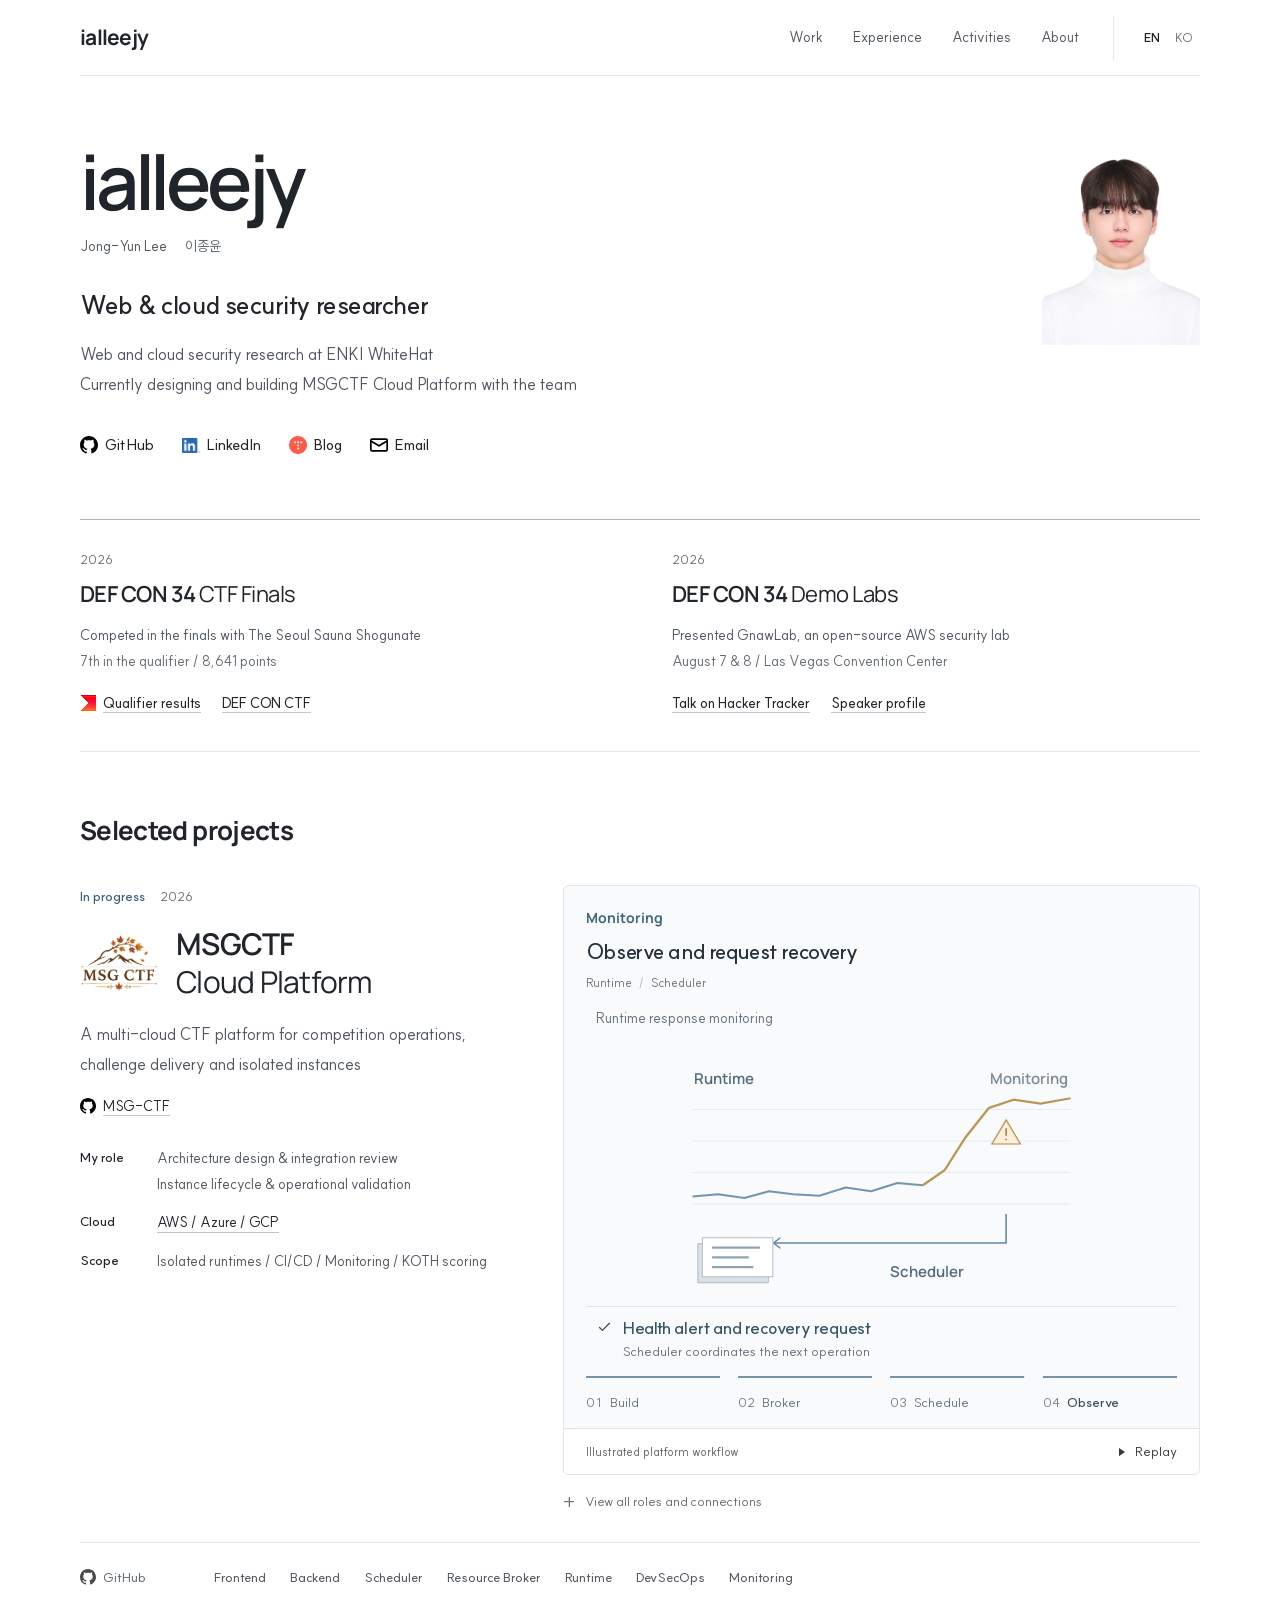
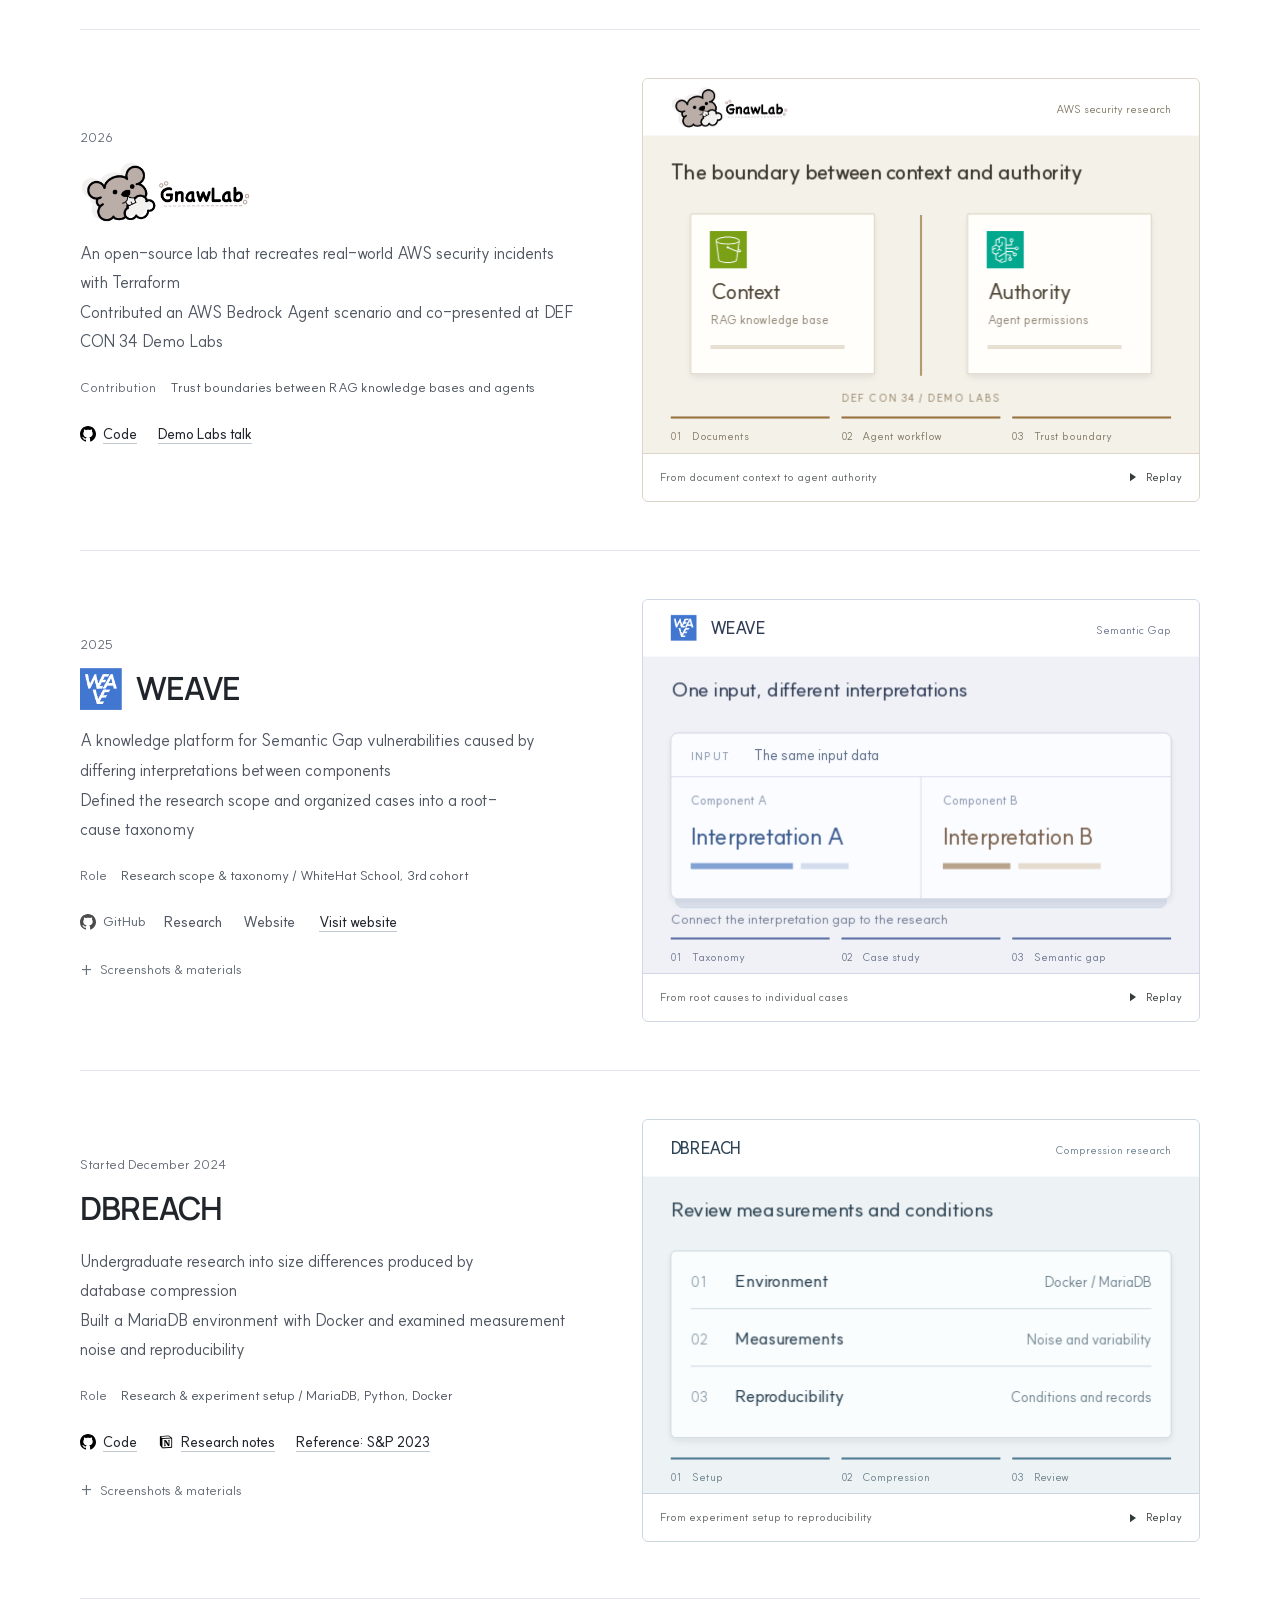
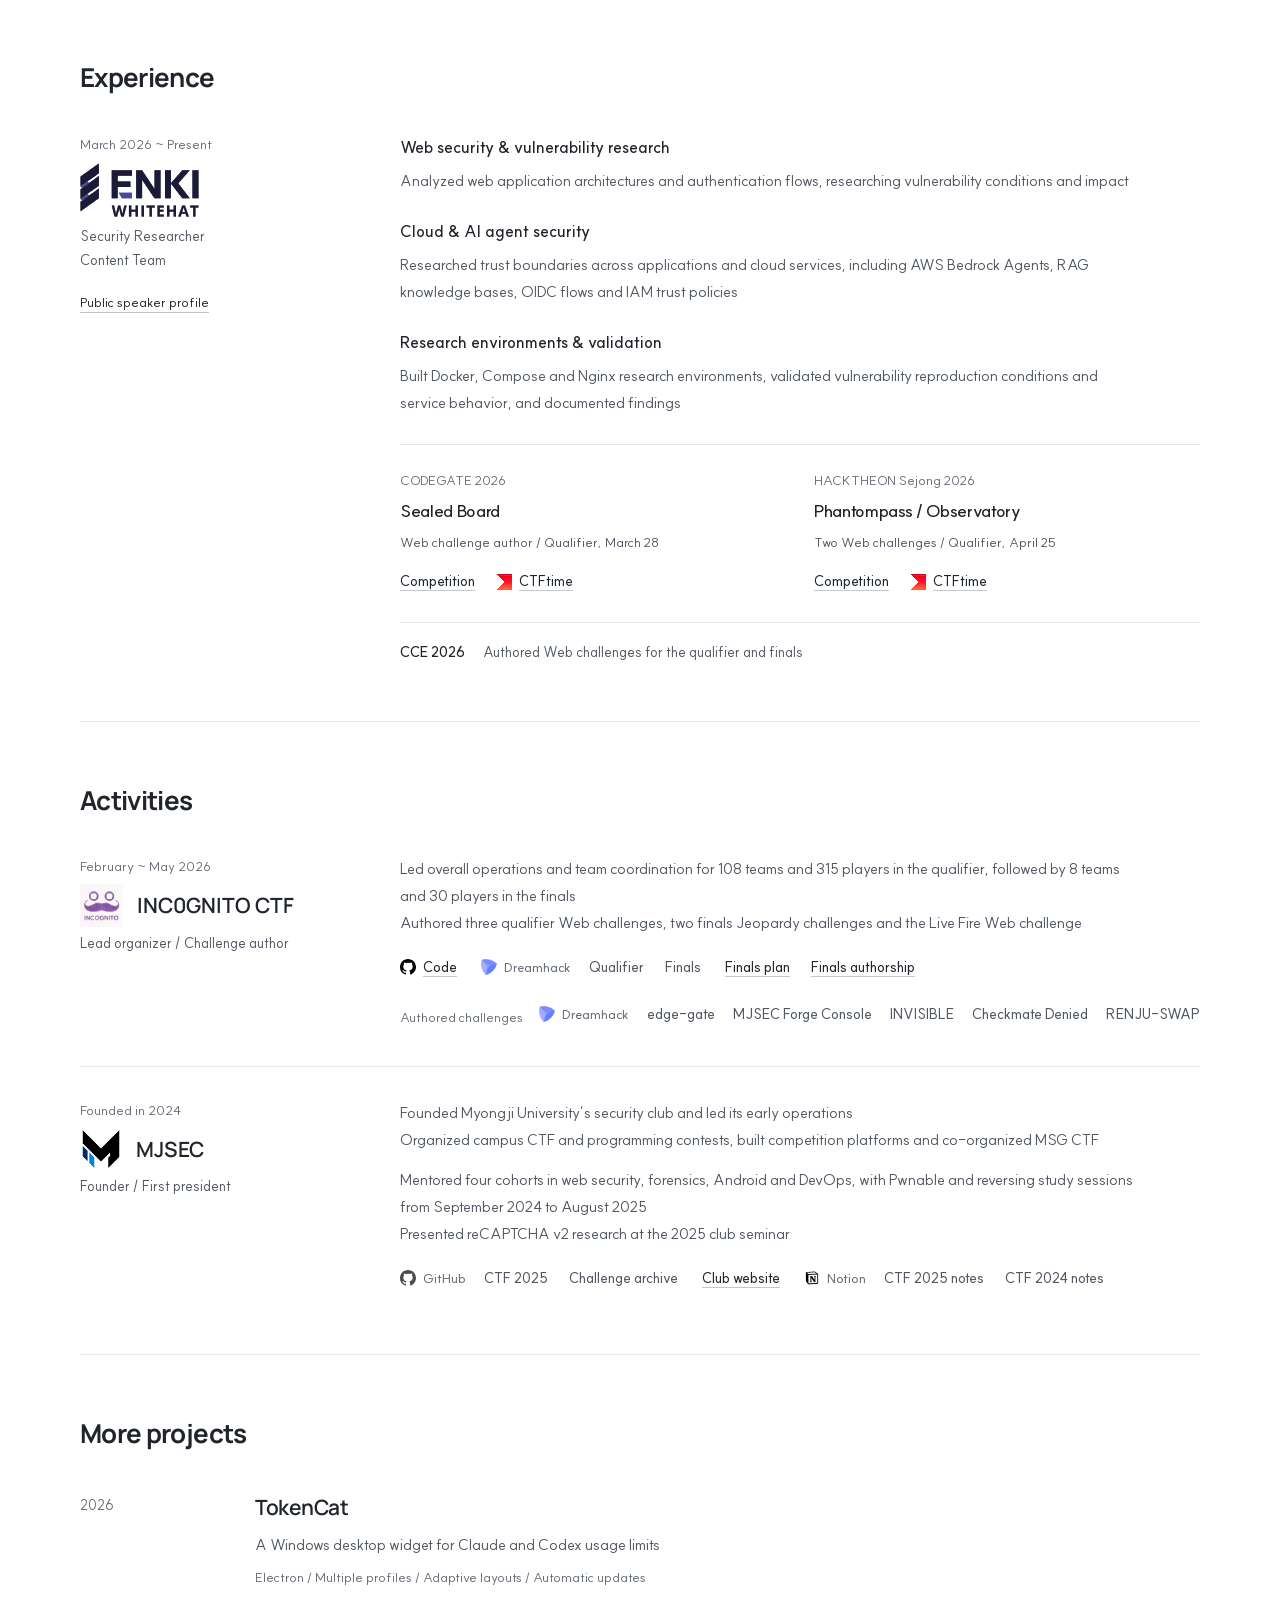
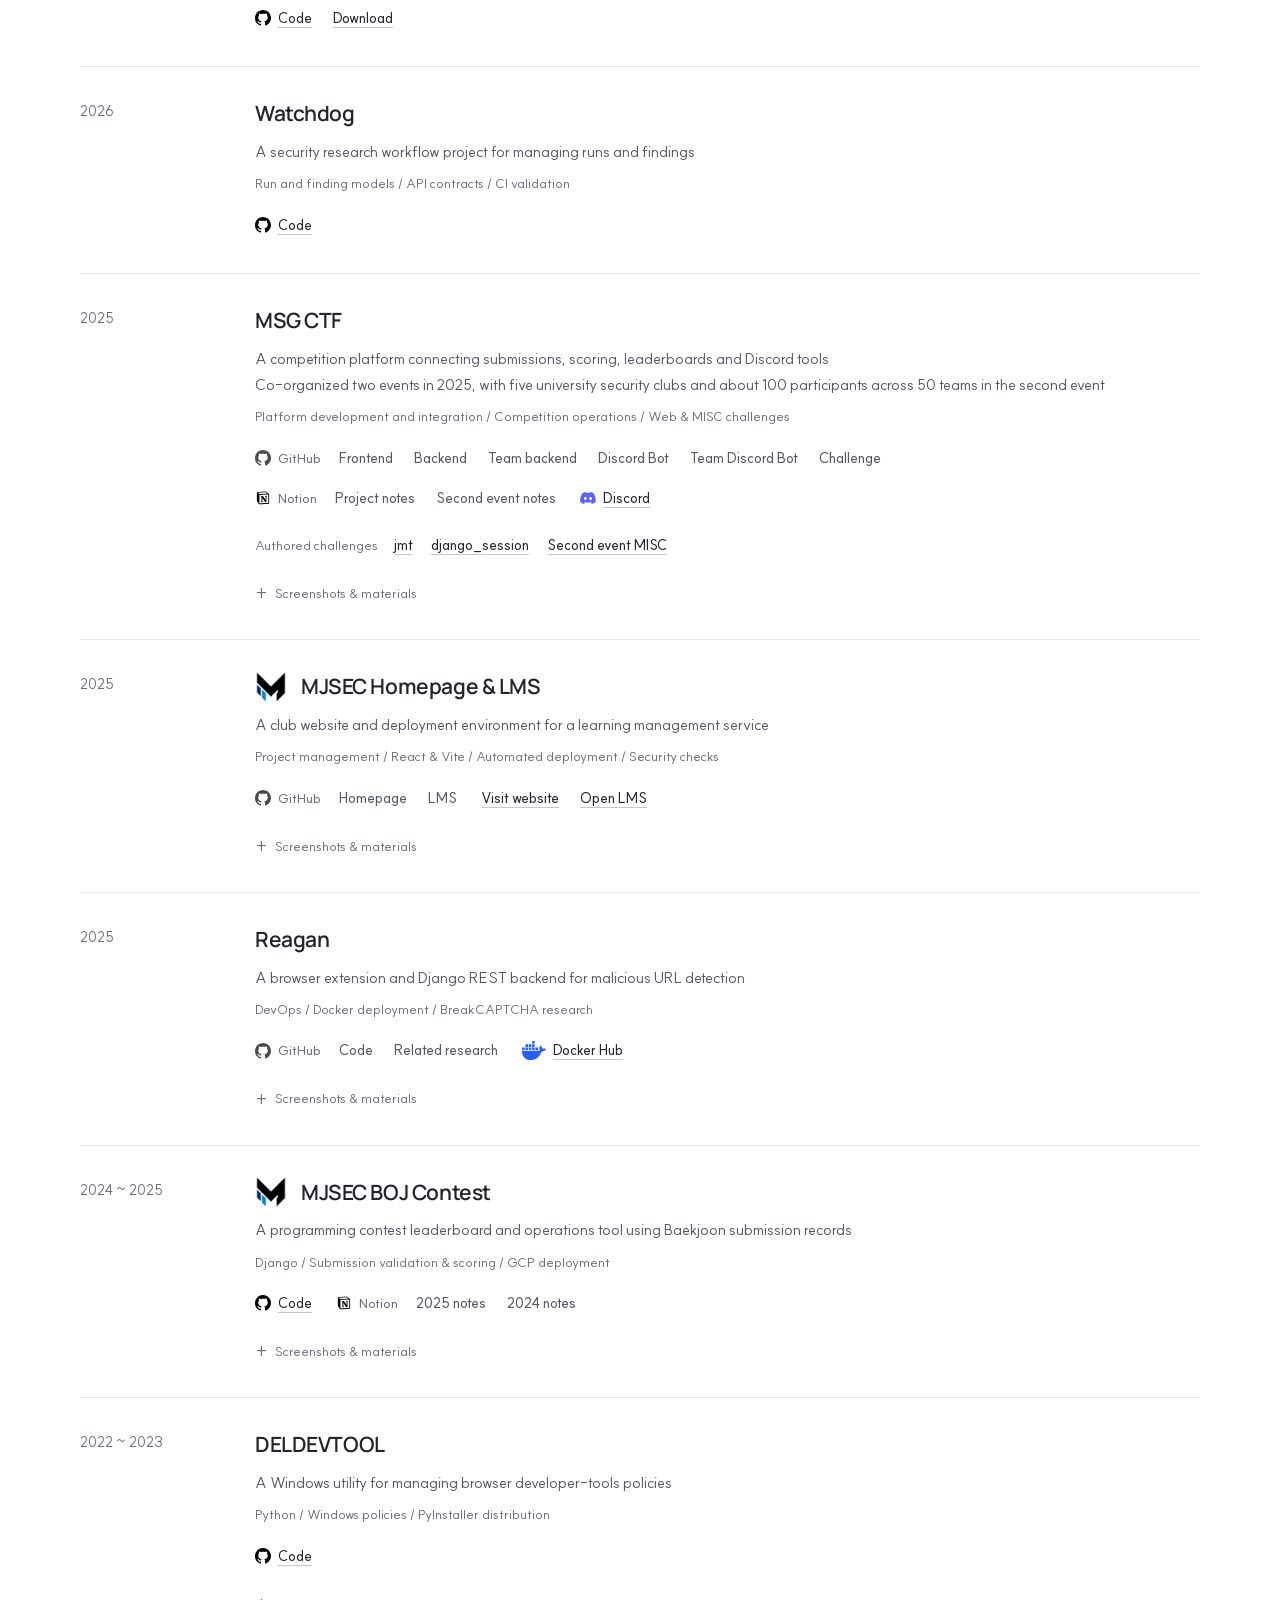
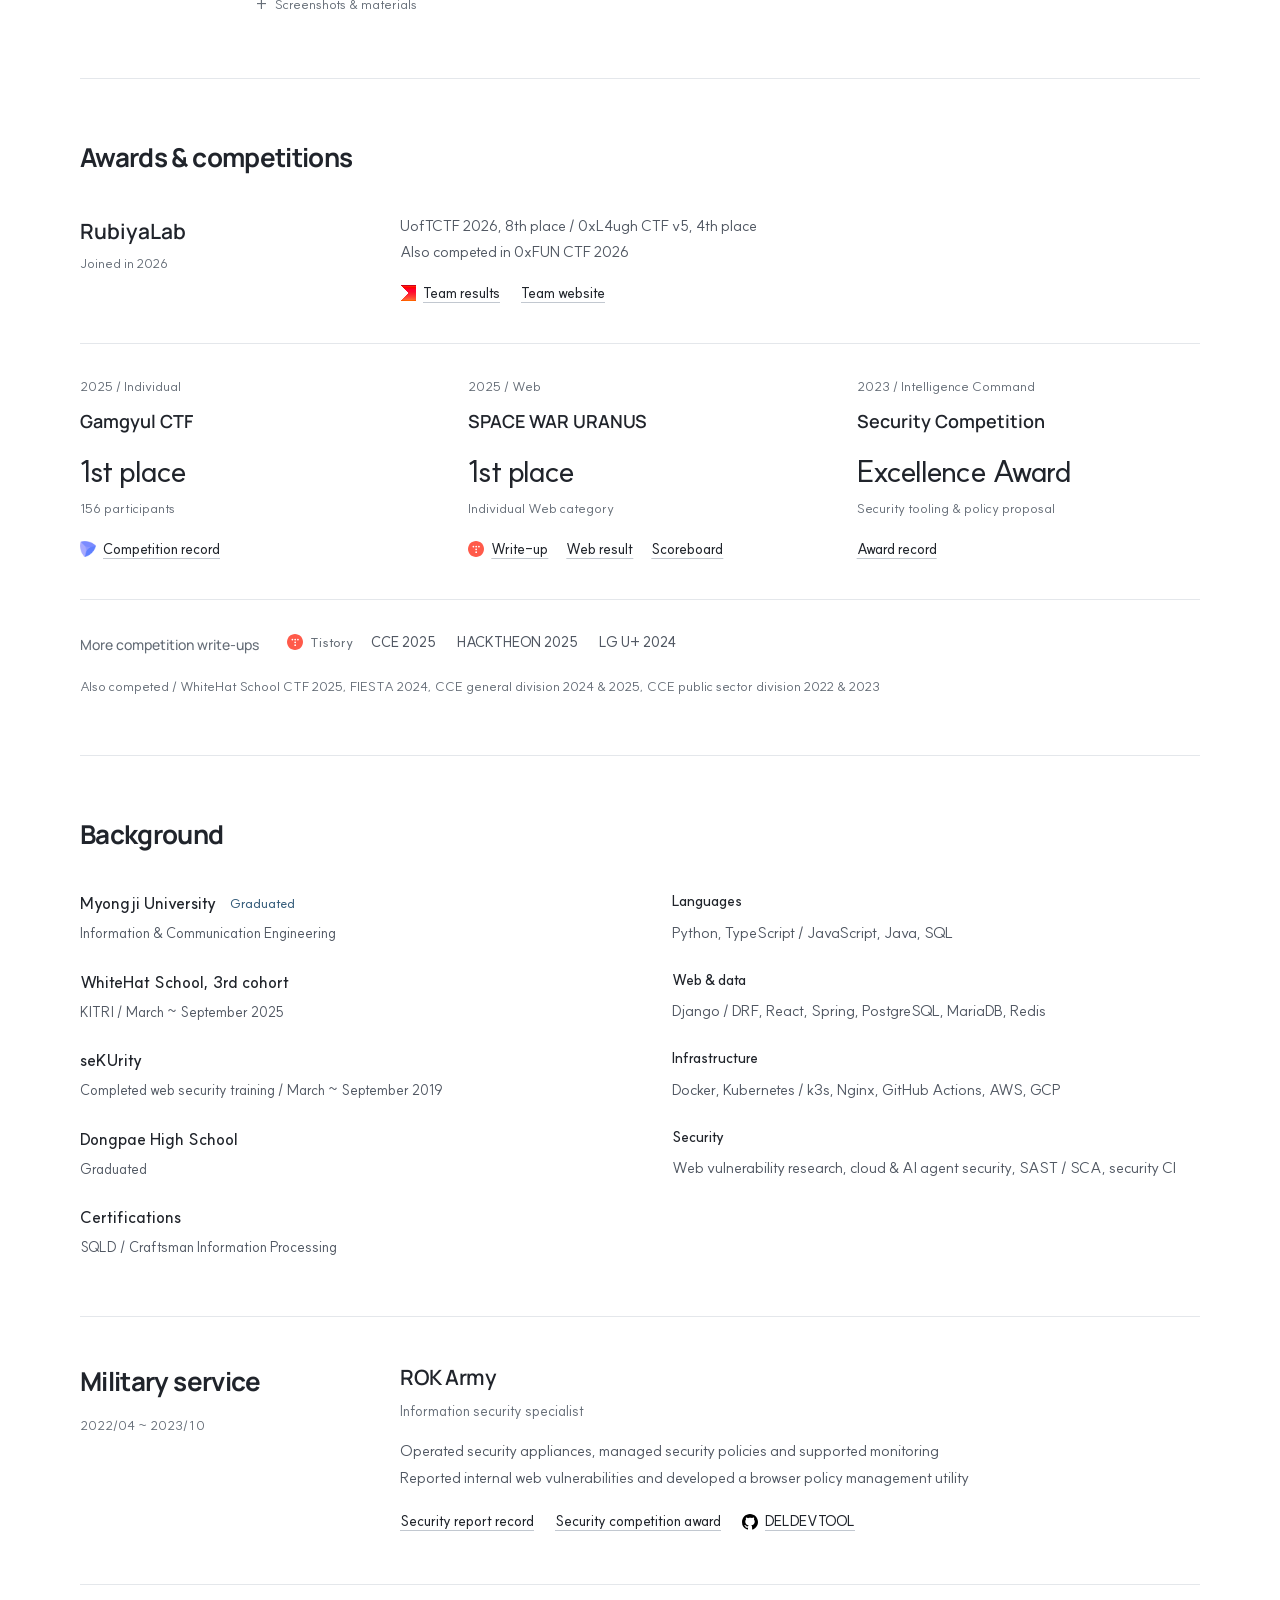
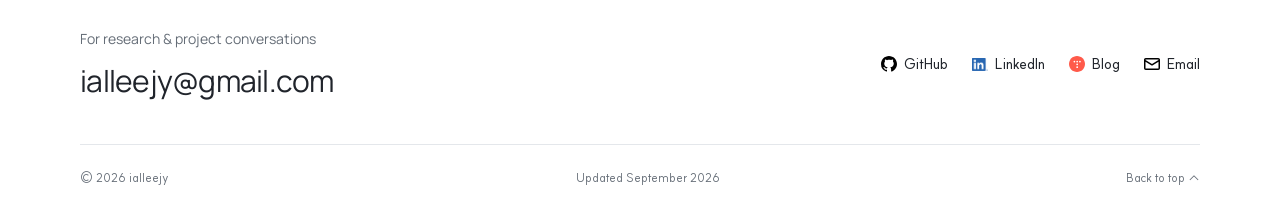
<file: index.html>
<!DOCTYPE html>
<html lang="en">
<head>
  <meta charset="UTF-8">
  <meta name="viewport" content="width=device-width, initial-scale=1">
  <meta name="theme-color" content="#ffffff">
  <title>ialleejy / Jong-Yun Lee / Security Research &amp; Cloud Platforms</title>
  <meta name="description" content="Security researcher at ENKI WhiteHat / DEF CON 34 CTF finalist and Demo Labs speaker / Building MSGCTF Cloud Platform">
  <link rel="canonical" href="https://jongcoding.github.io/">
  <link rel="alternate" hreflang="en" href="https://jongcoding.github.io/">
  <link rel="alternate" hreflang="ko" href="https://jongcoding.github.io/index_ko.html">
  <link rel="alternate" hreflang="x-default" href="https://jongcoding.github.io/">
  <meta property="og:type" content="profile">
  <meta property="og:title" content="ialleejy / Jong-Yun Lee / Security Research &amp; Cloud Platforms">
  <meta property="og:description" content="Security researcher at ENKI WhiteHat / DEF CON 34 CTF finalist and Demo Labs speaker / Building MSGCTF Cloud Platform">
  <meta property="og:url" content="https://jongcoding.github.io/">
  <meta property="og:image" content="https://jongcoding.github.io/assets/profile.jpg">
  <meta property="og:image:alt" content="Jong-Yun Lee">
  <meta property="og:locale" content="en_US">
  <meta name="twitter:card" content="summary">
  <link rel="icon" href="assets/favicon.svg" type="image/svg+xml">
  <link rel="preload" href="assets/fonts/SUIT-Variable.woff2" as="font" type="font/woff2" crossorigin>
  <link rel="preload" href="assets/fonts/Manrope-Latin-Variable.woff2" as="font" type="font/woff2" crossorigin>
  <link rel="stylesheet" href="assets/portfolio.css?v=08ca866d40">
  <link rel="stylesheet" href="assets/portfolio-motion.css?v=6b5741100b">
  <link rel="stylesheet" href="assets/portfolio-platform.css?v=977d9ee5e8">
  <script src="assets/portfolio-motion.js?v=1c24c998a8" defer></script>
</head>
<body id="top">
  <a class="skip-link" href="#main">Skip to content</a>
  <header class="site-header">
    <div class="wrap header-inner">
      <a class="wordmark" href="#top" aria-label="ialleejy">ialleejy</a>
      <div class="header-right">
        <nav class="nav" aria-label="Main navigation">
          <a href="#projects">Work</a>
          <a href="#experience">Experience</a>
          <a href="#activities">Activities</a>
          <a class="about-nav" href="#about">About</a>
        </nav>
        <nav class="language-switch" aria-label="Language">
          <a href="index.html" lang="en" hreflang="en" aria-label="English" aria-current="page">EN</a>
          <a href="index_ko.html" lang="ko" hreflang="ko" aria-label="한국어">KO</a>
        </nav>
      </div>
    </div>
  </header>
  <main class="wrap" id="main" tabindex="-1">
    <section class="hero" aria-labelledby="intro-title">
      <div class="hero-text">
        <h1 id="intro-title">ialleejy</h1>
        <p class="hero-identity">Jong-Yun Lee<span>이종윤</span></p>
        <p class="hero-role">Web &amp; cloud security researcher</p>
        <p class="hero-copy">Web and cloud security research at ENKI WhiteHat<br> Currently designing and building MSGCTF Cloud Platform with the team</p>
        <div class="hero-links"><div class="link-row" aria-label="Contact &amp; profiles"><a href="https://github.com/jongcoding" target="_blank" rel="noopener noreferrer" aria-label="jongcoding GitHub" title="jongcoding GitHub" class="github-link github-link--primary"><img class="link-icon" src="assets/brands/github.svg" alt="" width="16" height="16"><span>GitHub</span></a>
<a href="https://www.linkedin.com/in/jongyun-lee-753747122/" target="_blank" rel="noopener noreferrer" aria-label="LinkedIn" class="service-link"><img class="link-icon link-icon--linkedin" src="assets/brands/linkedin.png" alt="" width="16" height="16"><span>LinkedIn</span></a>
<a href="https://ialleejy.tistory.com" target="_blank" rel="noopener noreferrer" aria-label="Blog / Tistory" class="service-link"><img class="link-icon link-icon--tistory" src="assets/brands/tistory.svg" alt="" width="16" height="16"><span>Blog</span></a>
<a href="mailto:ialleejy@gmail.com" aria-label="Email / ialleejy@gmail.com" class="service-link"><img class="link-icon link-icon--mail" src="assets/brands/mail.svg" alt="" width="16" height="16"><span>Email</span></a></div></div>
      </div>
      <figure class="portrait">
        <img src="assets/profile.jpg" alt="Portrait of Jong-Yun Lee" width="413" height="531" fetchpriority="high">
      </figure>
    </section>

    <section class="highlights" aria-label="Selected highlights">
      <article id="defcon34">
        <p class="eyebrow">2026</p>
        <h2>DEF CON 34 <span>CTF Finals</span></h2>
        <p>Competed in the finals with The Seoul Sauna Shogunate</p>
        <p class="highlight-note">7th in the qualifier / 8,641 points</p>
        <div class="link-row" aria-label="Related links"><a href="https://ctftime.org/event/3205/" target="_blank" rel="noopener noreferrer" aria-label="Qualifier results / CTFtime" class="service-link"><img class="link-icon link-icon--ctftime" src="assets/brands/ctftime.png" alt="" width="16" height="16"><span>Qualifier results</span></a>
<a href="https://defcon.org/html/links/dc-ctf.html" target="_blank" rel="noopener noreferrer">DEF CON CTF</a></div>
      </article>
      <article id="demolabs">
        <p class="eyebrow">2026</p>
        <h2>DEF CON 34 <span>Demo Labs</span></h2>
        <p>Presented GnawLab, an open-source AWS security lab</p>
        <p class="highlight-note">August 7 &amp; 8 / Las Vegas Convention Center</p>
        <div class="link-row" aria-label="Related links"><a href="https://info.defcon.org/defcon34/content/66504" target="_blank" rel="noopener noreferrer">Talk on Hacker Tracker</a>
<a href="https://info.defcon.org/defcon34/people/67239" target="_blank" rel="noopener noreferrer">Speaker profile</a></div>
      </article>
    </section>

    <section class="section" id="projects" aria-labelledby="work-title">
      <div class="section-heading"><h2 id="work-title">Selected projects</h2><p></p></div>
      <article class="feature" id="msgctf">
        <div class="feature-main">
          <div class="feature-copy">
            <div class="feature-summary">
            <p class="project-meta"><span class="status">In progress</span><span>2026</span></p>
            <div class="project-brand"><svg class="brand-mark msgctf-mark" viewBox="231 321 792 581" aria-hidden="true" focusable="false"><image href="assets/brands/msgctf-2026.png" width="1254" height="1254"/></svg><h3>MSGCTF<br> <span>Cloud Platform</span></h3></div>
            <p class="project-description">A multi-cloud CTF platform for competition operations, challenge delivery and isolated instances</p>
            <a href="https://github.com/MSG-CTF" target="_blank" rel="noopener noreferrer" aria-label="MSG-CTF / MSG-CTF GitHub" title="MSG-CTF GitHub" class="feature-link github-link github-link--primary"><img class="link-icon" src="assets/brands/github.svg" alt="" width="16" height="16"><span>MSG-CTF</span></a>
            </div>
            <dl class="contribution">
              <div><dt>My role</dt><dd>Architecture design &amp; integration review<br> Instance lifecycle &amp; operational validation</dd></div>
              <div><dt>Cloud</dt><dd><a href="https://github.com/MSG-CTF/resource-broker/tree/staging/app/adapters" target="_blank" rel="noopener noreferrer" aria-label="AWS / Azure / GCP / MSG-CTF/resource-broker GitHub" title="MSG-CTF/resource-broker GitHub" class="github-link"><span>AWS / Azure / GCP</span></a></dd></div>
              <div><dt>Scope</dt><dd>Isolated runtimes / CI/CD / Monitoring / KOTH scoring</dd></div>
            </dl>
          </div>
          <div class="feature-preview"><figure class="project-film film-msgctf platform-film" data-film="msgctf" data-state="ready" data-duration="24000">
      <div class="film-stage platform-stage">
        <div class="platform-scenes"><section class="platform-scene platform-scene-0 motion" data-scene="0" style="--motion: platform-scene-1" aria-label="Build"><div class="scene-copy"><p class="scene-service" data-role-name="DevSecOps">DevSecOps</p><h4>Validate, build and publish</h4><div class="scene-roles" aria-label="Services involved"><span data-role-name="Backend">Backend</span></div></div><div class="pipeline-visual build-visual"><ol class="pipeline-flow"><li><span class="phase-marker"><span class="motion phase-check" style="--motion: build-gate-1"><svg viewBox="0 0 24 24" aria-hidden="true"><path d="m5 12 4 4L19 6"/></svg></span></span><span>Source check</span></li><li><span class="phase-marker"><span class="motion phase-check" style="--motion: build-gate-2"><svg viewBox="0 0 24 24" aria-hidden="true"><path d="m5 12 4 4L19 6"/></svg></span></span><span>Build / scan</span></li><li><span class="phase-marker"><span class="motion phase-check" style="--motion: build-gate-3"><svg viewBox="0 0 24 24" aria-hidden="true"><path d="m5 12 4 4L19 6"/></svg></span></span><span>Publish</span></li></ol><svg class="pipeline-drawing" viewBox="0 0 560 360" role="img" aria-label="DevSecOps builds source into layered container images, scans them and publishes images and an SBOM">
      <path class="transport-guide" d="M123 163h101M363 163h70"/>
      <path class="motion transport-active" style="--motion: build-path" d="M123 163h101" pathLength="100"/>
      <path class="motion transport-active publish-route" style="--motion: build-publish" d="M363 163h70" pathLength="100"/>
      <g transform="translate(24 83)"><g class="motion source-document" style="--motion: build-source"><path class="source-shadow" d="M7 8h75l23 23v104H7Z"/><path class="source-paper" d="M0 0h75l23 23v104H0Z"/><path class="source-fold" d="M75 0v23h23"/><path class="code-line" d="M16 53h35m-35 15h61m-61 15h48m-48 15h58"/><text class="object-label" x="15" y="37">SOURCE</text></g></g>
      <g class="motion build-packet" style="--motion: build-packet"><path d="m0 0 12-6 12 6-12 6Z" fill="#9a7347"/><path d="m0 0 12 6v12L0 12Z" fill="#d9c19f"/><path d="m12 6 12-6v12l-12 6Z" fill="#b28a5a"/></g>
      <g class="motion source-check" style="--motion: build-source-check"><path d="m78 236 6 6 11-13" fill="none" stroke="#4a775b" stroke-width="2.5"/><text class="tool-caption" x="105" y="241">Gitleaks</text></g>
      <ellipse class="motion object-shadow" style="--motion: build-shadow" cx="292" cy="248" rx="76" ry="13"/>
      <g transform="translate(224 213)"><g class="motion base-layer image-layer" style="--motion: build-layer-1"><path class="layer-side" d="M0 0 68 33 136 0v10L68 43 0 10Z"/><path class="layer-top" d="m0 0 68-33L136 0 68 33Z"/><path class="layer-seam" d="m16 0 52 25 52-25M68 33v10"/></g></g>
      <g transform="translate(224 184)"><g class="motion dependency-layer image-layer" style="--motion: build-layer-2"><path class="layer-side" d="M0 0 68 33 136 0v10L68 43 0 10Z"/><path class="layer-top" d="m0 0 68-33L136 0 68 33Z"/><path class="layer-seam" d="m16 0 52 25 52-25M68 33v10"/></g></g>
      <g transform="translate(224 155)"><g class="motion application-layer image-layer" style="--motion: build-layer-3"><path class="layer-side" d="M0 0 68 33 136 0v10L68 43 0 10Z"/><path class="layer-top" d="m0 0 68-33L136 0 68 33Z"/><path class="layer-seam" d="m16 0 52 25 52-25M68 33v10"/></g></g>
      <path class="motion image-scan" style="--motion: build-scan" d="m224 155 68 33 68-33"/>
      <g class="motion build-seal" style="--motion: build-seal"><path d="m319 125 21-9 21 9v20c0 15-21 23-21 23s-21-8-21-23Z" fill="#f5faf6" stroke="#648b70" stroke-width="2"/><path d="m329 140 8 8 14-18" fill="none" stroke="#4a775b" stroke-width="3"/><text class="tool-caption" x="340" y="105" text-anchor="middle">Trivy</text></g>
      <g transform="translate(423 128)"><g class="motion registry-object" style="--motion: build-registry"><path class="registry-wall" d="M0 0h105v104c0 24-105 24-105 0Z"/><ellipse class="registry-top" cx="52.5" cy="0" rx="52.5" ry="15"/><path class="registry-line" d="M0 34c0 23 105 23 105 0M0 69c0 23 105 23 105 0"/><image href="assets/brands/github.svg" x="35" y="48" width="34" height="34"/></g></g>
      <g class="motion build-manifest" style="--motion: build-manifest"><path class="source-paper" d="M411 229h62l16 16v68h-78Z"/><path class="source-fold" d="M473 229v16h16"/><path class="manifest-line" d="M426 273h46m-46 12h33m-33 12h41"/><text class="object-label" x="420" y="263">SBOM</text></g>
      <g class="motion publish-packet" style="--motion: build-upload"><path d="m0 0 10-5 10 5-10 5Z" fill="#bfd3e2"/><path d="m0 0 10 5v10L0 10Z" fill="#7197b3"/><path d="m10 5 10-5v10l-10 5Z" fill="#456f90"/></g>
      <text class="motion drawing-caption" style="--motion: build-image-label" x="292" y="299" text-anchor="middle">OCI IMAGE</text>
      <text class="motion drawing-caption registry-label" style="--motion: build-registry" x="475" y="99" text-anchor="middle">GHCR</text>
    </svg><div class="motion pipeline-result" style="--motion: build-result"><svg viewBox="0 0 24 24" aria-hidden="true"><path d="m5 12 4 4L19 6"/></svg><strong>Image and SBOM published</strong><span>Backend registers the release</span></div></div></section><section class="platform-scene platform-scene-1 motion" data-scene="1" style="--motion: platform-scene-2" aria-label="Broker"><div class="scene-copy"><p class="scene-service" data-role-name="Resource Broker">Resource Broker</p><h4>Find and reserve cloud capacity</h4><div class="scene-roles" aria-label="Services involved"><span data-role-name="Frontend">Frontend</span><span data-role-name="Backend">Backend</span><span data-role-name="Scheduler">Scheduler</span></div></div><div class="pipeline-visual broker-visual"><div class="inventory-criteria"><span>CPU</span><span>Memory</span><span>Architecture</span></div><svg class="pipeline-drawing" viewBox="0 0 560 360" role="img" aria-label="Resource Broker queries shared AWS, Azure and GCP inventory, supplies matching candidates and holds capacity">
      <g class="motion provider-node cloud-rack" style="--motion: broker-rack-selected" ><image href="assets/brands/aws.svg" x="67.5" y="80" width="41" height="41"/><path class="motion rack-top" style="--motion: broker-selected-top" d="m34 139 18-13h107l-18 13Z"/><path class="motion rack-side" style="--motion: broker-selected-side" d="m141 139 18-13v39l-18 13Z"/><rect class="motion rack-front" style="--motion: broker-selected-front" x="34" y="139" width="107" height="39" rx="3"/><path class="rack-vents" d="M48 153h40m-40 10h40"/><path class="rack-meter" d="M104 153v11m8-11v11m8-11v11"/><path class="motion rack-top" style="--motion: broker-selected-top" d="m34 191 18-13h107l-18 13Z"/><path class="motion rack-side" style="--motion: broker-selected-side" d="m141 191 18-13v39l-18 13Z"/><rect class="motion rack-front" style="--motion: broker-selected-front" x="34" y="191" width="107" height="39" rx="3"/><path class="rack-vents" d="M48 205h40m-40 10h40"/><path class="rack-meter" d="M104 205v11m8-11v11m8-11v11"/></g><g class="motion provider-node cloud-rack" style="--motion: broker-rack" ><image href="assets/brands/azure.svg" x="250.0" y="80" width="40" height="40"/><path class="rack-top" d="m216 139 18-13h107l-18 13Z"/><path class="rack-side" d="m323 139 18-13v39l-18 13Z"/><rect class="rack-front" x="216" y="139" width="107" height="39" rx="3"/><path class="rack-vents" d="M230 153h40m-40 10h40"/><path class="rack-meter" d="M286 153v11m8-11v11m8-11v11"/><path class="rack-top" d="m216 191 18-13h107l-18 13Z"/><path class="rack-side" d="m323 191 18-13v39l-18 13Z"/><rect class="rack-front" x="216" y="191" width="107" height="39" rx="3"/><path class="rack-vents" d="M230 205h40m-40 10h40"/><path class="rack-meter" d="M286 205v11m8-11v11m8-11v11"/></g><g class="motion provider-node cloud-rack" style="--motion: broker-rack" ><image href="assets/brands/google-cloud.svg" x="391.5" y="80" width="121" height="30"/><path class="rack-top" d="m398 139 18-13h107l-18 13Z"/><path class="rack-side" d="m505 139 18-13v39l-18 13Z"/><rect class="rack-front" x="398" y="139" width="107" height="39" rx="3"/><path class="rack-vents" d="M412 153h40m-40 10h40"/><path class="rack-meter" d="M468 153v11m8-11v11m8-11v11"/><path class="rack-top" d="m398 191 18-13h107l-18 13Z"/><path class="rack-side" d="m505 191 18-13v39l-18 13Z"/><rect class="rack-front" x="398" y="191" width="107" height="39" rx="3"/><path class="rack-vents" d="M412 205h40m-40 10h40"/><path class="rack-meter" d="M468 205v11m8-11v11m8-11v11"/></g>
      <path class="transport-guide" d="M87 235v27h364v-27m-182-1v28m0 0v44"/>
      <path class="motion transport-active" style="--motion: broker-route" d="M87 235v27h182v44" pathLength="100"/>
      <g class="motion reservation-object" style="--motion: broker-target"><path d="M186 303h167l19 20-19 20H186l-19-20Z" fill="#e8eff5" stroke="#6f92af" stroke-width="1.5"/><path d="m191 322 7 7 12-14" fill="none" stroke="#527d60" stroke-width="2.5"/><text class="reservation-label" x="282" y="330" text-anchor="middle">HELD</text></g>
      <g class="motion broker-match" style="--motion: broker-match"><path d="m125 122 9 9 17-20" fill="none" stroke="#4c775d" stroke-width="3"/></g>
    </svg><div class="motion pipeline-result" style="--motion: broker-result"><svg viewBox="0 0 24 24" aria-hidden="true"><path d="m5 12 4 4L19 6"/></svg><strong>Capacity held for the instance</strong><span>Target and reservation returned to Scheduler</span></div></div></section><section class="platform-scene platform-scene-2 motion" data-scene="2" style="--motion: platform-scene-3" aria-label="Schedule"><div class="scene-copy"><p class="scene-service" data-role-name="Scheduler">Instance Scheduler</p><h4>Create isolated instances</h4><div class="scene-roles" aria-label="Services involved"><span data-role-name="Resource Broker">Resource Broker</span><span data-role-name="Runtime">Runtime</span></div></div><div class="pipeline-visual schedule-visual"><ol class="pipeline-flow"><li><span class="phase-marker"><span class="motion phase-check" style="--motion: schedule-gate-1"><svg viewBox="0 0 24 24" aria-hidden="true"><path d="m5 12 4 4L19 6"/></svg></span></span><span>Dispatch</span></li><li><span class="phase-marker"><span class="motion phase-check" style="--motion: schedule-gate-2"><svg viewBox="0 0 24 24" aria-hidden="true"><path d="m5 12 4 4L19 6"/></svg></span></span><span>Run</span></li><li><span class="phase-marker"><span class="motion phase-check" style="--motion: schedule-gate-3"><svg viewBox="0 0 24 24" aria-hidden="true"><path d="m5 12 4 4L19 6"/></svg></span></span><span>Commit</span></li></ol><svg class="pipeline-drawing" viewBox="0 0 560 360" role="img" aria-label="Instance Scheduler dispatches a Runtime operation to the reserved target and commits the reservation after isolated containers are running">
      <g class="request-queue"><path class="queue-back" d="M29 49h107v66H29Z"/><path class="queue-mid" d="M34 40h107v66H34Z"/><path class="source-paper" d="M39 31h107v66H39Z"/><path class="queue-lines" d="M53 72h70m-70 12h46"/><text class="object-label" x="52" y="56">REQUEST</text></g>
      <g class="reservation-receipt"><rect x="29" y="128" width="133" height="29" rx="4"/><text class="motion receipt-held" style="--motion: schedule-held" x="95" y="148" text-anchor="middle">HELD</text><text class="motion receipt-committed" style="--motion: schedule-commit" x="95" y="148" text-anchor="middle">COMMITTED</text></g>
      <path class="transport-guide" d="M157 66h296v45"/>
      <path class="motion transport-active" style="--motion: schedule-dispatch" d="M157 66h296v45" pathLength="100"/>
      <image href="assets/brands/kubernetes.svg" x="433" y="108" width="42" height="42"/>
      <text class="drawing-caption" x="454" y="171" text-anchor="middle">Runtime</text>
      <ellipse class="object-shadow" cx="299" cy="294" rx="180" ry="20"/>
      <g class="host-object"><polygon class="iso-front" points="126.0,191.4 306.0,279.4 306.0,301.4 126.0,213.4"/><polygon class="iso-side" points="450.0,209.0 306.0,279.4 306.0,301.4 450.0,231.0"/><polygon class="iso-top" points="270.0,121.0 450.0,209.0 306.0,279.4 126.0,191.4"/><g class="container-ribs"></g></g>
      <g class="motion team-boundary" style="--motion: schedule-namespace"><polygon class="namespace-boundary" points="268.2,125.7 362.7,171.9 238.5,232.6 144.0,186.4"/><polygon class="namespace-boundary" points="371.7,176.3 430.2,204.9 306.0,265.6 247.5,237.0"/></g>
      <g class="other-container"><polygon class="iso-front" points="290.7,198.3 325.8,215.5 325.8,246.5 290.7,229.3"/><polygon class="iso-side" points="390.6,183.8 325.8,215.5 325.8,246.5 390.6,214.8"/><polygon class="iso-top" points="355.5,166.6 390.6,183.8 325.8,215.5 290.7,198.3"/><g class="container-ribs"><path d="M296.6 206.2 296.6 227.2"/><path d="M302.4 209.0 302.4 230.0"/><path d="M308.2 211.9 308.2 232.9"/><path d="M314.1 214.8 314.1 235.8"/><path d="M319.9 217.6 319.9 238.6"/></g></g>
      <g class="motion scheduled-container web-container" style="--motion: schedule-web"><g class="container"><polygon class="iso-front" points="223.2,102.0 283.5,131.5 283.5,188.5 223.2,159.0"/><polygon class="iso-side" points="325.8,110.8 283.5,131.5 283.5,188.5 325.8,167.8"/><polygon class="iso-top" points="265.5,81.3 325.8,110.8 283.5,131.5 223.2,102.0"/><g class="container-ribs"><path d="M233.2 111.9 233.2 158.9"/><path d="M243.3 116.8 243.3 163.8"/><path d="M253.3 121.7 253.3 168.7"/><path d="M263.4 126.7 263.4 173.7"/><path d="M273.4 131.6 273.4 178.6"/></g></g></g>
      <g class="motion scheduled-container db-container" style="--motion: schedule-db"><g class="container database-container"><polygon class="iso-front" points="175.5,143.8 221.4,166.3 221.4,208.3 175.5,185.8"/><polygon class="iso-side" points="256.5,149.1 221.4,166.3 221.4,208.3 256.5,191.1"/><polygon class="iso-top" points="210.6,126.7 256.5,149.1 221.4,166.3 175.5,143.8"/><g class="container-ribs"><path d="M183.1 152.6 183.1 184.6"/><path d="M190.8 156.3 190.8 188.3"/><path d="M198.4 160.1 198.4 192.1"/><path d="M206.1 163.8 206.1 195.8"/><path d="M213.8 167.5 213.8 199.5"/></g></g></g>
      <text class="drawing-caption" x="134" y="299">TEAM A</text><text class="drawing-caption muted-caption" x="357" y="315">TEAM B</text>
      <g class="motion schedule-ready" style="--motion: schedule-ready"><path d="m488 127 8 8 13-17" fill="none" stroke="#456e55" stroke-width="3"/></g>
    </svg><div class="motion pipeline-result" style="--motion: schedule-result"><svg viewBox="0 0 24 24" aria-hidden="true"><path d="m5 12 4 4L19 6"/></svg><strong>Isolated containers running</strong><span>Namespace / Pod / NetworkPolicy</span></div></div></section><section class="platform-scene platform-scene-3 motion" data-scene="3" style="--motion: platform-scene-4" aria-label="Observe"><div class="scene-copy"><p class="scene-service" data-role-name="Monitoring">Monitoring</p><h4>Observe and request recovery</h4><div class="scene-roles" aria-label="Services involved"><span data-role-name="Runtime">Runtime</span><span data-role-name="Scheduler">Scheduler</span></div></div><div class="pipeline-visual monitor-visual"><div class="monitor-label">Runtime response monitoring</div><svg class="pipeline-drawing" viewBox="0 0 560 360" role="img" aria-label="Monitoring observes delayed Runtime health responses and sends a recovery request to Scheduler">
      <path class="health-grid" d="M28 98h504M28 140h504M28 182h504M28 224h504"/>
      <path class="motion health-trace" style="--motion: monitor-trace" pathLength="100" d="M28 214 62 211 97 216 130 207 162 211 197 213 232 202 266 207 301 196 335 199"/>
      <path class="motion health-delay" style="--motion: monitor-alert" pathLength="100" d="M335 199 364 179 392 135 423 96 456 85 492 90 532 83"/>
      <g class="motion health-marker" style="--motion: monitor-marker"><path d="m427 144 19-32 19 32Z" fill="#fcf0dc" stroke="#b28743" stroke-width="1.6"/><path d="M446 123v10m0 4v2" stroke="#9f7535" stroke-width="2"/></g>
      <text class="drawing-caption" x="30" y="64">Runtime</text>
      <text class="drawing-caption muted-caption" x="528" y="64" text-anchor="end">Monitoring</text>
      <path class="motion transport-active recovery-route" style="--motion: monitor-route" pathLength="100" d="M446 238v38H137"/>
      <g class="motion monitor-request" style="--motion: monitor-request"><path d="m145 269-9 7 9 7" fill="none" stroke="#6386a3" stroke-width="2"/><path class="queue-back" d="M35 277h94v52H35Z"/><path class="source-paper" d="M41 269h94v52H41Z"/><path class="queue-lines" d="M54 282h64m-64 13h49m-49 13h55"/><text class="drawing-caption" x="341" y="321" text-anchor="middle">Scheduler</text></g>
    </svg><div class="motion pipeline-result" style="--motion: monitor-result"><svg viewBox="0 0 24 24" aria-hidden="true"><path d="m5 12 4 4L19 6"/></svg><strong>Health alert and recovery request</strong><span>Scheduler coordinates the next operation</span></div></div></section></div>
        <div class="platform-steps" role="group" aria-label="Choose a preview scene"><button class="platform-step" type="button" data-seek="5400" data-scene-select="0" aria-pressed="true" hidden><span class="step-number">01</span><span>Build</span><span class="step-progress motion" style="--motion: platform-progress-1" aria-hidden="true"></span></button><button class="platform-step" type="button" data-seek="11400" data-scene-select="1" aria-pressed="false" hidden><span class="step-number">02</span><span>Broker</span><span class="step-progress motion" style="--motion: platform-progress-2" aria-hidden="true"></span></button><button class="platform-step" type="button" data-seek="17400" data-scene-select="2" aria-pressed="false" hidden><span class="step-number">03</span><span>Schedule</span><span class="step-progress motion" style="--motion: platform-progress-3" aria-hidden="true"></span></button><button class="platform-step" type="button" data-seek="23400" data-scene-select="3" aria-pressed="false" hidden><span class="step-number">04</span><span>Observe</span><span class="step-progress motion" style="--motion: platform-progress-4" aria-hidden="true"></span></button></div>
      </div>
      <figcaption><span id="msgctf-film-caption">Illustrated platform workflow</span><button type="button" hidden aria-describedby="msgctf-film-caption" data-play="Play preview" data-pause="Pause" data-resume="Resume" data-replay="Replay"><svg viewBox="0 0 16 16" width="12" height="12" aria-hidden="true"><path class="play-icon" d="M4 2.5 12 8 4 13.5Z"/><path class="pause-icon" d="M5 3v10M11 3v10"/></svg><span>Play preview</span></button></figcaption>
    </figure><details class="platform-overview"><summary>View all roles and connections</summary><dl><div><dt>Frontend</dt><dd><p>Participant and admin interfaces and execution requests</p><span>Backend</span></dd></div><div><dt>Backend</dt><dd><p>Authentication, teams, scores and releases</p><span>Frontend / DevSecOps / Scheduler</span></dd></div><div><dt>DevSecOps</dt><dd><p>Validation, image builds, security scans, SBOM and release artifacts</p><span>GitHub Actions / GHCR / Backend / Runtime</span></dd></div><div><dt>Resource Broker</dt><dd><p>Shared inventory, candidate queries and capacity reservations</p><span>AWS / Azure / GCP / Scheduler</span></dd></div><div><dt>Scheduler</dt><dd><p>Candidate selection, reservations, Runtime operations and instance lifecycle</p><span>Backend / Resource Broker / Runtime / Monitoring</span></dd></div><div><dt>Runtime</dt><dd><p>Workload creation and container and network isolation</p><span>Scheduler / DevSecOps / Monitoring</span></dd></div><div><dt>Monitoring</dt><dd><p>Health observation and recovery signals</p><span>Backend / Runtime / Resource Broker / Scheduler</span></dd></div></dl></details></div>
        </div>
        <div class="feature-repositories">
          <p class="repository-label"><img class="link-icon" src="assets/brands/github.svg" alt="" width="16" height="16">GitHub</p>
          <div class="link-row" aria-label="MSGCTF component repositories"><a href="https://github.com/MSG-CTF/front-team" target="_blank" rel="noopener noreferrer" aria-label="Frontend / MSG-CTF/front-team GitHub" title="MSG-CTF/front-team GitHub" class="github-link"><span>Frontend</span></a>
<a href="https://github.com/MSG-CTF/msg-backend" target="_blank" rel="noopener noreferrer" aria-label="Backend / MSG-CTF/msg-backend GitHub" title="MSG-CTF/msg-backend GitHub" class="github-link"><span>Backend</span></a>
<a href="https://github.com/MSG-CTF/instance-scheduler" target="_blank" rel="noopener noreferrer" aria-label="Scheduler / MSG-CTF/instance-scheduler GitHub" title="MSG-CTF/instance-scheduler GitHub" class="github-link"><span>Scheduler</span></a>
<a href="https://github.com/MSG-CTF/resource-broker" target="_blank" rel="noopener noreferrer" aria-label="Resource Broker / MSG-CTF/resource-broker GitHub" title="MSG-CTF/resource-broker GitHub" class="github-link"><span>Resource Broker</span></a>
<a href="https://github.com/MSG-CTF/secure-provisioner" target="_blank" rel="noopener noreferrer" aria-label="Runtime / MSG-CTF/secure-provisioner GitHub" title="MSG-CTF/secure-provisioner GitHub" class="github-link"><span>Runtime</span></a>
<a href="https://github.com/MSG-CTF/msgctf-devsecops" target="_blank" rel="noopener noreferrer" aria-label="DevSecOps / MSG-CTF/msgctf-devsecops GitHub" title="MSG-CTF/msgctf-devsecops GitHub" class="github-link"><span>DevSecOps</span></a>
<a href="https://github.com/MSG-CTF/sentinel" target="_blank" rel="noopener noreferrer" aria-label="Monitoring / MSG-CTF/sentinel GitHub" title="MSG-CTF/sentinel GitHub" class="github-link"><span>Monitoring</span></a></div>
        </div>
      </article>

      <article class="project-row" id="detail-gnawlab">
        <figure class="project-film film-gnawlab" data-film="gnawlab" data-state="ready" data-duration="12000">
      <div class="film-stage"><svg class="story-canvas branded-canvas" viewBox="0 0 560 376" role="img" aria-labelledby="gnawlab-story-title gnawlab-story-desc">
      <title id="gnawlab-story-title">From document context to agent authority</title><desc id="gnawlab-story-desc">A conceptual overview of the GnawLab research into document context, S3 knowledge sources, Bedrock Agents and execution permissions</desc>
      <defs><clipPath id="gnawlab-story-clip"><rect x="16" y="62" width="528" height="268"/></clipPath><filter id="gnawlab-soft-shadow" x="-30%" y="-30%" width="170%" height="180%"><feDropShadow dx="0" dy="3" stdDeviation="3" flood-color="#1e2b37" flood-opacity=".08"/></filter></defs>
      <rect class="film-header-paper" width="560" height="57"/><image href="assets/gnawlab.png" x="27" y="7" width="120" height="43" preserveAspectRatio="xMidYMid meet"/><text class="story-label" x="532" y="34" text-anchor="end">AWS security research</text>
      <g clip-path="url(#gnawlab-story-clip)"><g class="motion story-scene scene-one" style="--motion: shot-one">
          <text class="showcase-heading" x="28" y="101">The context behind an agent action</text>
          <g class="motion folio-back" style="--motion: folio-back"><path d="M71 150H289V306H71Z"/></g>
          <g class="motion research-folio" style="--motion: folio-front">
            <path class="folio-paper" d="M48 132H271L294 155V302H48Z" filter="url(#gnawlab-soft-shadow)"/>
            <path class="folio-fold" d="M271 132V155H294"/>
            <text class="folio-kicker" x="68" y="161">KNOWLEDGE SOURCE</text>
            <text class="folio-title" x="68" y="195">Retrieved context</text>
            <path class="folio-lines" d="M68 217H267M68 236H246M68 274H217"/>
            <path class="motion context-stroke" style="--motion: highlight-context" pathLength="100" d="M68 255H262"/>
          </g>
          <path class="context-wire" d="M295 232H379"/>
          <g class="motion document-delivery" style="--motion: document-delivery"><rect x="303" y="212" width="31" height="39" rx="3"/><path d="M310 223h17m-17 7h17m-17 7h10"/></g>
          <g class="motion knowledge-object" style="--motion: knowledge-lift">
            <rect class="plate-layer layer-back" x="374" y="177" width="125" height="114" rx="10"/>
            <rect class="motion plate-face" style="--motion: knowledge-receive" x="368" y="167" width="125" height="114" rx="10" filter="url(#gnawlab-soft-shadow)"/>
            <image href="assets/brands/s3.svg" x="405" y="180" width="52" height="52" preserveAspectRatio="xMidYMid meet"/>
            <text class="service-caption" x="431" y="261" text-anchor="middle">Knowledge base</text>
          </g>
        </g>
        <g class="motion story-scene scene-two" style="--motion: shot-two">
          <text class="showcase-heading" x="28" y="101">Where context becomes an action</text>
          <path class="context-wire" d="M154 227C178 227 181 200 205 200M355 200C384 200 383 227 406 227"/>
          <path class="motion context-wire-ink context-input" style="--motion: context-wire-draw" pathLength="100" d="M154 227C178 227 181 200 205 200"/>
          <path class="motion context-wire-ink context-action" style="--motion: context-action-draw" pathLength="100" d="M355 200C384 200 383 227 406 227"/>
          <g class="motion service-object" style="--motion: middle-1"><rect class="plate-layer layer-back" x="32" y="183" width="126" height="105" rx="10"/><rect class="plate-face" x="28" y="175" width="126" height="105" rx="10" filter="url(#gnawlab-soft-shadow)"/><image href="assets/brands/s3.svg" x="64" y="185" width="55" height="55" preserveAspectRatio="xMidYMid meet"/><text class="service-caption" x="91" y="262" text-anchor="middle">Knowledge base</text></g>
          <g class="motion bedrock-object" style="--motion: bedrock-lift"><rect class="plate-layer layer-back" x="210" y="150" width="150" height="143" rx="12"/><rect class="plate-face" x="205" y="140" width="150" height="143" rx="12" filter="url(#gnawlab-soft-shadow)"/><image href="assets/brands/bedrock.svg" x="246" y="155" width="68" height="68" preserveAspectRatio="xMidYMid meet"/><text class="service-caption service-primary" x="280" y="248" text-anchor="middle">Bedrock Agent</text><text class="object-note" x="280" y="269" text-anchor="middle">AWS</text></g>
          <g class="motion service-object" style="--motion: middle-3"><rect class="plate-layer layer-back" x="410" y="183" width="126" height="105" rx="10"/><rect class="plate-face" x="406" y="175" width="126" height="105" rx="10" filter="url(#gnawlab-soft-shadow)"/><image href="assets/brands/lambda.svg" x="442" y="185" width="55" height="55" preserveAspectRatio="xMidYMid meet"/><text class="service-caption" x="469" y="262" text-anchor="middle">Action group</text></g>
        </g>
        <g class="motion story-scene scene-three" style="--motion: shot-three">
          <text class="showcase-heading" x="28" y="101">The boundary between context and authority</text>
          <g class="motion context-sheet" style="--motion: last-1"><path class="folio-paper" d="M48 136H233V297H48Z" filter="url(#gnawlab-soft-shadow)"/>
            <image href="assets/brands/s3.svg" x="67" y="153" width="38" height="38" preserveAspectRatio="xMidYMid meet"/><text class="folio-title" x="68" y="222">Context</text><text class="object-note" x="68" y="247">RAG knowledge base</text><path class="folio-lines" d="M68 270H203"/>
          </g>
          <path class="motion trust-boundary" style="--motion: boundary-draw" pathLength="100" d="M280 137V299"/>
          <g class="motion authority-sheet" style="--motion: last-2"><path class="folio-paper" d="M327 136H512V297H327Z" filter="url(#gnawlab-soft-shadow)"/>
            <image href="assets/brands/bedrock.svg" x="346" y="153" width="38" height="38" preserveAspectRatio="xMidYMid meet"/><text class="folio-title" x="347" y="222">Authority</text><text class="object-note" x="347" y="247">Agent permissions</text><path class="folio-lines" d="M347 270H482"/>
          </g>
          <text class="motion lab-signature" style="--motion: comparison-conclusion" x="280" y="325" text-anchor="middle">DEF CON 34 / DEMO LABS</text>
        </g></g><g class="chapter chapter-1"><path class="chapter-track" d="M28 341h160"/><path class="motion chapter-fill" style="--motion: chapter-1" pathLength="100" d="M28 341h160"/><text x="28" y="364"><tspan class="chapter-number">01</tspan><tspan dx="10">Documents</tspan></text></g><g class="chapter chapter-2"><path class="chapter-track" d="M200 341h160"/><path class="motion chapter-fill" style="--motion: chapter-2" pathLength="100" d="M200 341h160"/><text x="200" y="364"><tspan class="chapter-number">02</tspan><tspan dx="10">Agent workflow</tspan></text></g><g class="chapter chapter-3"><path class="chapter-track" d="M372 341h160"/><path class="motion chapter-fill" style="--motion: chapter-3" pathLength="100" d="M372 341h160"/><text x="372" y="364"><tspan class="chapter-number">03</tspan><tspan dx="10">Trust boundary</tspan></text></g></svg></div>
      <figcaption><span id="gnawlab-film-caption">From document context to agent authority</span><button type="button" hidden aria-describedby="gnawlab-film-caption" data-play="Play preview" data-pause="Pause" data-resume="Resume" data-replay="Replay"><svg viewBox="0 0 16 16" width="12" height="12" aria-hidden="true"><path class="play-icon" d="M4 2.5 12 8 4 13.5Z"/><path class="pause-icon" d="M5 3v10M11 3v10"/></svg><span>Play preview</span></button></figcaption>
    </figure>
        <div class="project-copy">
          <p class="project-meta">2026</p>
          <h3 class="wordmark-title gnawlab-wordmark"><img src="assets/gnawlab.png" alt="" width="1194" height="432"><span class="sr-only">GnawLab</span></h3>
          <p>An open-source lab that recreates real-world AWS security incidents with Terraform<br> Contributed an AWS Bedrock Agent scenario and co-presented at DEF CON 34 Demo Labs</p>
          <p class="role-line">Contribution <span>Trust boundaries between RAG knowledge bases and agents</span></p>
          <div class="link-row" aria-label="Related links"><a href="https://github.com/Beaver-Dam-Community/GnawLab" target="_blank" rel="noopener noreferrer" aria-label="Beaver-Dam-Community/GnawLab GitHub" title="Beaver-Dam-Community/GnawLab GitHub" class="github-link github-link--primary"><img class="link-icon" src="assets/brands/github.svg" alt="" width="16" height="16"><span>Code</span></a>
<a href="https://info.defcon.org/defcon34/content/66504" target="_blank" rel="noopener noreferrer">Demo Labs talk</a></div>
        </div>
      </article>

      <article class="project-row" id="detail-weave">
        <figure class="project-film film-weave" data-film="weave" data-state="ready" data-duration="12000">
      <div class="film-stage"><svg class="story-canvas" viewBox="0 0 560 376" role="img" aria-labelledby="weave-story-title weave-story-desc">
      <title id="weave-story-title">From root causes to individual cases</title><desc id="weave-story-desc">A five-part Semantic Gap taxonomy and an HTTP Parameter Pollution case under syntax parsing and duplicate-key handling differences</desc>
      <defs><clipPath id="weave-story-clip"><rect x="16" y="62" width="528" height="268"/></clipPath><filter id="weave-soft-shadow" x="-30%" y="-30%" width="170%" height="180%"><feDropShadow dx="0" dy="3" stdDeviation="3" flood-color="#1e2b37" flood-opacity=".08"/></filter></defs><rect class="film-header-paper" width="560" height="57"/>
      <image href="assets/brands/weave.png" x="28" y="15" width="26" height="26" preserveAspectRatio="xMidYMid meet"/><text class="story-brand" x="67" y="34">WEAVE</text><text class="story-label" x="532" y="34" text-anchor="end">Semantic Gap</text>

      <g clip-path="url(#weave-story-clip)"><g class="motion story-scene scene-one" style="--motion: shot-one">
          <text class="story-heading" x="28" y="97">A taxonomy of interpretation differences</text><g class="motion taxonomy-column" style="--motion: taxonomy-1">
              <path class="folder-tab" d="M28 142v-16q0-5 5-5h42l11 11h29q5 0 5 5v10Z"/><rect x="28" y="138" width="92" height="180" rx="4" filter="url(#weave-soft-shadow)"/>
              <text x="40" y="161">Data</text><text x="40" y="183">model</text>
              <path class="taxonomy-divider" d="M40 199h68"/>
              <g class="motion case-list" style="--motion: case-list-1"><text class="case-topic" x="40" y="220">Encoding</text><text class="case-topic" x="40" y="246">Unicode</text><text class="case-topic" x="40" y="272">IDN</text><text class="case-topic" x="40" y="298">Homoglyph</text></g></g><g class="motion taxonomy-column" style="--motion: taxonomy-2">
              <path class="folder-tab" d="M131 142v-16q0-5 5-5h42l11 11h29q5 0 5 5v10Z"/><rect x="131" y="138" width="92" height="180" rx="4" filter="url(#weave-soft-shadow)"/>
              <text x="143" y="161">Metadata</text><text x="143" y="183">meaning</text>
              <path class="taxonomy-divider" d="M143 199h68"/>
              <g class="motion case-list" style="--motion: case-list-2"><text class="case-topic" x="143" y="220">JWT</text><text class="case-topic" x="143" y="246">Headers</text><text class="case-topic" x="143" y="272">Cookies</text><text class="case-topic" x="143" y="298">Cache</text></g></g><g class="motion taxonomy-column" style="--motion: taxonomy-3">
              <path class="folder-tab" d="M234 142v-16q0-5 5-5h42l11 11h29q5 0 5 5v10Z"/><rect x="234" y="138" width="92" height="180" rx="4" filter="url(#weave-soft-shadow)"/>
              <text x="246" y="161">Perceptual</text><text x="246" y="183">context</text>
              <path class="taxonomy-divider" d="M246 199h68"/>
              <g class="motion case-list" style="--motion: case-list-3"><text class="case-topic" x="246" y="220">Tabs</text><text class="case-topic" x="246" y="246">Focus</text><text class="case-topic" x="246" y="272">Documents</text><text class="case-topic" x="246" y="298">Clickjacking</text></g></g><g class="motion taxonomy-column" style="--motion: taxonomy-4">
              <path class="folder-tab" d="M337 142v-16q0-5 5-5h42l11 11h29q5 0 5 5v10Z"/><rect x="337" y="138" width="92" height="180" rx="4" filter="url(#weave-soft-shadow)"/>
              <text x="349" y="161">Security</text><text x="349" y="183">policy</text>
              <path class="taxonomy-divider" d="M349 199h68"/>
              <g class="motion case-list" style="--motion: case-list-3"><text class="case-topic" x="349" y="220">CSP</text><text class="case-topic" x="349" y="246">TLS</text><text class="case-topic" x="349" y="272">Validation</text><text class="case-topic" x="349" y="298">Cross-origin</text></g></g><g class="motion taxonomy-column selected-column" style="--motion: taxonomy-5">
              <path class="motion folder-tab" style="--motion: taxonomy-select-tab" d="M440 142v-16q0-5 5-5h42l11 11h29q5 0 5 5v10Z"/><rect class="motion folder-face" style="--motion: taxonomy-select" x="440" y="138" width="92" height="180" rx="4" filter="url(#weave-soft-shadow)"/>
              <text x="452" y="161">Syntax</text><text x="452" y="183">parsing</text>
              <path class="taxonomy-divider" d="M452 199h68"/>
              <g class="motion case-list" style="--motion: case-list-3"><text class="case-topic" x="452" y="220">HTTP</text><text class="case-topic" x="452" y="246">JSON</text><text class="case-topic" x="452" y="272">YAML</text><text class="case-topic" x="452" y="298">Paths</text></g></g></g>
        <g class="motion story-scene scene-two" style="--motion: shot-two">
          <text class="story-heading" x="28" y="97">Follow a cause to an individual case</text>
          <g class="motion case-document" style="--motion: case-expand"><rect class="case-underlay" x="33" y="139" width="494" height="185" rx="7"/><rect class="surface" x="28" y="132" width="504" height="184" rx="7" filter="url(#weave-soft-shadow)"/>
            <text class="motion taxonomy-breadcrumb" style="--motion: case-breadcrumb" x="48" y="161">Syntax Parsing / Duplicate Keys</text>
            <text class="motion case-heading" style="--motion: case-title" x="48" y="207">HTTP Parameter</text><text class="motion case-heading" style="--motion: case-title" x="48" y="239">Pollution</text>
            <g class="case-page-mark"><path d="M460 183h30l12 12v49h-42zm30 0v13h12M470 211h22M470 222h22M470 233h14"/></g>
            <path class="story-rule" d="M48 261H512"/>
            <text class="motion case-description" style="--motion: case-detail" x="48" y="291">Different interpretations across components</text>
          </g>
        </g>
        <g class="motion story-scene scene-three" style="--motion: shot-three">
              <text class="story-heading" x="28" y="97">One input, different interpretations</text>
              <g class="motion comparison-page" style="--motion: last-1">
                <rect class="case-underlay" x="33" y="143" width="494" height="167" rx="7"/>
                <rect class="surface" x="28" y="134" width="504" height="167" rx="7" filter="url(#weave-soft-shadow)"/>
                <text class="comparison-kicker" x="48" y="161">INPUT</text><text class="comparison-input" x="112" y="161">The same input data</text>
                <path class="taxonomy-divider" d="M28 178H532M280 178V301"/>
              </g>
              <g class="motion interpretation interpretation-a" style="--motion: last-2">
                <text class="comparison-component" x="48" y="206">Component A</text><text class="comparison-output" x="48" y="246">Interpretation A</text>
                <path class="interpretation-line" d="M48 268H151"/><path class="interpretation-tail" d="M159 268H207"/>
              </g>
              <g class="motion interpretation interpretation-b" style="--motion: last-3">
                <text class="comparison-component" x="302" y="206">Component B</text><text class="comparison-output" x="302" y="246">Interpretation B</text>
                <path class="interpretation-line" d="M302 268H370"/><path class="interpretation-tail" d="M378 268H461"/>
              </g>
              <text class="motion scene-note" style="--motion: comparison-conclusion" x="28" y="326">Connect the interpretation gap to the research</text>
            </g></g><g class="chapter chapter-1"><path class="chapter-track" d="M28 341h160"/><path class="motion chapter-fill" style="--motion: chapter-1" pathLength="100" d="M28 341h160"/><text x="28" y="364"><tspan class="chapter-number">01</tspan><tspan dx="10">Taxonomy</tspan></text></g><g class="chapter chapter-2"><path class="chapter-track" d="M200 341h160"/><path class="motion chapter-fill" style="--motion: chapter-2" pathLength="100" d="M200 341h160"/><text x="200" y="364"><tspan class="chapter-number">02</tspan><tspan dx="10">Case study</tspan></text></g><g class="chapter chapter-3"><path class="chapter-track" d="M372 341h160"/><path class="motion chapter-fill" style="--motion: chapter-3" pathLength="100" d="M372 341h160"/><text x="372" y="364"><tspan class="chapter-number">03</tspan><tspan dx="10">Semantic gap</tspan></text></g></svg></div>
      <figcaption><span id="weave-film-caption">From root causes to individual cases</span><button type="button" hidden aria-describedby="weave-film-caption" data-play="Play preview" data-pause="Pause" data-resume="Resume" data-replay="Replay"><svg viewBox="0 0 16 16" width="12" height="12" aria-hidden="true"><path class="play-icon" d="M4 2.5 12 8 4 13.5Z"/><path class="pause-icon" d="M5 3v10M11 3v10"/></svg><span>Play preview</span></button></figcaption>
    </figure>
        <div class="project-copy">
          <p class="project-meta">2025</p>
          <h3 class="brand-title"><img class="brand-mark weave-mark" src="assets/brands/weave.png" alt="" width="137" height="137">WEAVE</h3>
          <p>A knowledge platform for Semantic Gap vulnerabilities caused by differing interpretations between components<br> Defined the research scope and organized cases into a root-cause taxonomy</p>
          <p class="role-line">Role <span>Research scope &amp; taxonomy / WhiteHat School, 3rd cohort</span></p>
          <div class="link-set" role="group" aria-label="Related links"><div class="repository-links" role="group" aria-label="GitHub repositories"><span class="repository-label"><img class="link-icon" src="assets/brands/github.svg" alt="" width="16" height="16">GitHub</span><div class="link-row"><a href="https://github.com/WHS-webao/semantic_gap" target="_blank" rel="noopener noreferrer" aria-label="Research / WHS-webao/semantic_gap GitHub" title="WHS-webao/semantic_gap GitHub" class="github-link"><span>Research</span></a>
<a href="https://github.com/WHS-webao/WHS-webao.github.io" target="_blank" rel="noopener noreferrer" aria-label="Website / WHS-webao/WHS-webao.github.io GitHub" title="WHS-webao/WHS-webao.github.io GitHub" class="github-link"><span>Website</span></a></div></div><div class="reference-links"><div class="link-row"><a href="https://semanticgap.mjsec.kr" target="_blank" rel="noopener noreferrer">Visit website</a></div></div></div>
          <details class="resource-details"><summary>Screenshots &amp; materials</summary><div class="link-row" aria-label="Related links"><a href="assets/weave-site.png" target="_blank" rel="noopener noreferrer">Taxonomy</a>
<a href="assets/weave-arch.png" target="_blank" rel="noopener noreferrer">Architecture</a>
<a href="assets/weave-document.png" target="_blank" rel="noopener noreferrer">Research document</a></div></details>
        </div>
      </article>

      <article class="project-row" id="dbreach">
        <figure class="project-film film-dbreach" data-film="dbreach" data-state="ready" data-duration="12000">
      <div class="film-stage"><svg class="story-canvas" viewBox="0 0 560 376" role="img" aria-labelledby="dbreach-story-title dbreach-story-desc">
      <title id="dbreach-story-title">From experiment setup to reproducibility</title><desc id="dbreach-story-desc">A Docker-based MariaDB experiment setup, a conceptual illustration of data compression and a review of measurement noise and reproducibility conditions</desc>
      <defs><clipPath id="dbreach-story-clip"><rect x="16" y="62" width="528" height="268"/></clipPath><filter id="dbreach-soft-shadow" x="-30%" y="-30%" width="170%" height="180%"><feDropShadow dx="0" dy="3" stdDeviation="3" flood-color="#1e2b37" flood-opacity=".08"/></filter></defs><rect class="film-header-paper" width="560" height="57"/>
      <text class="story-brand" x="28" y="34">DBREACH</text><text class="story-label" x="532" y="34" text-anchor="end">Compression research</text>

      <g clip-path="url(#dbreach-story-clip)"><g class="motion story-scene scene-one" style="--motion: shot-one">
          <text class="story-heading" x="28" y="97">An environment built for repeatability</text>
          <rect class="compose-frame" x="28" y="132" width="504" height="188" rx="5"/>
          <text class="small-label" x="48" y="158">DOCKER COMPOSE</text>
          <path class="route-guide" d="M228 226H331"/>
          <g class="motion route-ink" style="--motion: experiment-connect"><path pathLength="100" d="M228 226H331"/></g>
          <g class="motion experiment-service" style="--motion: intro-1"><rect filter="url(#dbreach-soft-shadow)" class="surface" x="48" y="177" width="180" height="122" rx="4"/>
            <g class="runner-mark"><rect x="112" y="194" width="13" height="13"/><rect x="130" y="194" width="13" height="13"/><rect x="148" y="194" width="13" height="13"/><rect x="112" y="212" width="13" height="13"/><rect x="130" y="212" width="13" height="13"/></g>
            <text class="node-title" x="138" y="257" text-anchor="middle">Experiment runner</text><text class="small-label" x="138" y="282" text-anchor="middle">Python</text>
          </g>
          <g class="motion database-service" style="--motion: intro-2"><rect filter="url(#dbreach-soft-shadow)" class="surface" x="331" y="177" width="181" height="122" rx="4"/>
            <g class="database-mark"><path d="M397 198c0-10 48-10 48 0v27c0 10-48 10-48 0zM397 198c0 10 48 10 48 0M397 211c0 10 48 10 48 0"/></g>
            <text class="node-title" x="421" y="257" text-anchor="middle">MariaDB</text><text class="small-label" x="421" y="282" text-anchor="middle">Compression settings</text>
          </g>
        </g>
        <g class="motion story-scene scene-two" style="--motion: shot-two">
          <text class="story-heading" x="28" y="97">Observe how compression changes size</text>
          <text class="node-title" x="48" y="143">Raw data</text><text class="motion node-title" style="--motion: compressed-label" x="350" y="143">Compressed data</text>
          <g class="motion raw-bytes" style="--motion: raw-stage"><rect class="byte-tone-0" x="48" y="165" width="22" height="18" rx="2"/><rect class="byte-tone-1" x="76" y="165" width="22" height="18" rx="2"/><rect class="byte-tone-2" x="104" y="165" width="22" height="18" rx="2"/><rect class="byte-tone-0" x="132" y="165" width="22" height="18" rx="2"/><rect class="byte-tone-1" x="160" y="165" width="22" height="18" rx="2"/><rect class="byte-tone-2" x="188" y="165" width="22" height="18" rx="2"/><rect class="byte-tone-0" x="216" y="165" width="22" height="18" rx="2"/><rect class="byte-tone-1" x="48" y="190" width="22" height="18" rx="2"/><rect class="byte-tone-2" x="76" y="190" width="22" height="18" rx="2"/><rect class="byte-tone-0" x="104" y="190" width="22" height="18" rx="2"/><rect class="byte-tone-1" x="132" y="190" width="22" height="18" rx="2"/><rect class="byte-tone-2" x="160" y="190" width="22" height="18" rx="2"/><rect class="byte-tone-0" x="188" y="190" width="22" height="18" rx="2"/><rect class="byte-tone-1" x="216" y="190" width="22" height="18" rx="2"/><rect class="byte-tone-2" x="48" y="215" width="22" height="18" rx="2"/><rect class="byte-tone-0" x="76" y="215" width="22" height="18" rx="2"/><rect class="byte-tone-1" x="104" y="215" width="22" height="18" rx="2"/><rect class="byte-tone-2" x="132" y="215" width="22" height="18" rx="2"/><rect class="byte-tone-0" x="160" y="215" width="22" height="18" rx="2"/><rect class="byte-tone-1" x="188" y="215" width="22" height="18" rx="2"/><rect class="byte-tone-2" x="216" y="215" width="22" height="18" rx="2"/><rect class="byte-tone-0" x="48" y="240" width="22" height="18" rx="2"/><rect class="byte-tone-1" x="76" y="240" width="22" height="18" rx="2"/><rect class="byte-tone-2" x="104" y="240" width="22" height="18" rx="2"/><rect class="byte-tone-0" x="132" y="240" width="22" height="18" rx="2"/><rect class="byte-tone-1" x="160" y="240" width="22" height="18" rx="2"/><rect class="byte-tone-2" x="188" y="240" width="22" height="18" rx="2"/><rect class="byte-tone-0" x="216" y="240" width="22" height="18" rx="2"/><rect class="byte-tone-1" x="48" y="265" width="22" height="18" rx="2"/><rect class="byte-tone-2" x="76" y="265" width="22" height="18" rx="2"/><rect class="byte-tone-0" x="104" y="265" width="22" height="18" rx="2"/><rect class="byte-tone-1" x="132" y="265" width="22" height="18" rx="2"/><rect class="byte-tone-2" x="160" y="265" width="22" height="18" rx="2"/><rect class="byte-tone-0" x="188" y="265" width="22" height="18" rx="2"/><rect class="byte-tone-1" x="216" y="265" width="22" height="18" rx="2"/></g><path class="route-guide" d="M259 225H320m-8-6 8 6-8 6"/>
          <g class="motion compression-ink" style="--motion: compression-pass"><path pathLength="100" d="M259 225H320"/></g>
          <g class="compressed-bytes"><rect class="motion byte-tone-0" style="--motion: compress-byte-1" x="350" y="190" width="22" height="18" rx="2"/><rect class="motion byte-tone-1" style="--motion: compress-byte-2" x="378" y="190" width="22" height="18" rx="2"/><rect class="motion byte-tone-2" style="--motion: compress-byte-3" x="406" y="190" width="22" height="18" rx="2"/><rect class="motion byte-tone-0" style="--motion: compress-byte-4" x="434" y="190" width="22" height="18" rx="2"/><rect class="motion byte-tone-1" style="--motion: compress-byte-5" x="462" y="190" width="22" height="18" rx="2"/><rect class="motion byte-tone-1" style="--motion: compress-byte-1" x="350" y="215" width="22" height="18" rx="2"/><rect class="motion byte-tone-2" style="--motion: compress-byte-2" x="378" y="215" width="22" height="18" rx="2"/><rect class="motion byte-tone-0" style="--motion: compress-byte-3" x="406" y="215" width="22" height="18" rx="2"/><rect class="motion byte-tone-1" style="--motion: compress-byte-4" x="434" y="215" width="22" height="18" rx="2"/><rect class="motion byte-tone-2" style="--motion: compress-byte-5" x="462" y="215" width="22" height="18" rx="2"/><rect class="motion byte-tone-2" style="--motion: compress-byte-1" x="350" y="240" width="22" height="18" rx="2"/><rect class="motion byte-tone-0" style="--motion: compress-byte-2" x="378" y="240" width="22" height="18" rx="2"/><rect class="motion byte-tone-1" style="--motion: compress-byte-3" x="406" y="240" width="22" height="18" rx="2"/><rect class="motion byte-tone-2" style="--motion: compress-byte-4" x="434" y="240" width="22" height="18" rx="2"/><rect class="motion byte-tone-0" style="--motion: compress-byte-5" x="462" y="240" width="22" height="18" rx="2"/></g><path class="motion size-bracket" style="--motion: compression-size" d="M501 190h10v68h-10"/>
          <text class="scene-note" x="28" y="322">A conceptual illustration of data compression</text>
        </g>
        <g class="motion story-scene scene-three" style="--motion: shot-three">
          <text class="story-heading" x="28" y="97">Review measurements and conditions</text>
          <rect filter="url(#dbreach-soft-shadow)" class="surface" x="28" y="132" width="504" height="188" rx="5"/><g class="motion experiment-record" style="--motion: last-1"><text class="record-number" x="48" y="168">01</text><text class="record-title" x="92" y="168">Environment</text><text class="record-detail" x="512" y="168" text-anchor="end">Docker / MariaDB</text><path class="story-rule" d="M48 190H512"/></g><g class="motion experiment-record" style="--motion: last-2"><text class="record-number" x="48" y="226">02</text><text class="record-title" x="92" y="226">Measurements</text><text class="record-detail" x="512" y="226" text-anchor="end">Noise and variability</text><path class="story-rule" d="M48 248H512"/></g><g class="motion experiment-record" style="--motion: last-3"><text class="record-number" x="48" y="284">03</text><text class="record-title" x="92" y="284">Reproducibility</text><text class="record-detail" x="512" y="284" text-anchor="end">Conditions and records</text></g></g></g><g class="chapter chapter-1"><path class="chapter-track" d="M28 341h160"/><path class="motion chapter-fill" style="--motion: chapter-1" pathLength="100" d="M28 341h160"/><text x="28" y="364"><tspan class="chapter-number">01</tspan><tspan dx="10">Setup</tspan></text></g><g class="chapter chapter-2"><path class="chapter-track" d="M200 341h160"/><path class="motion chapter-fill" style="--motion: chapter-2" pathLength="100" d="M200 341h160"/><text x="200" y="364"><tspan class="chapter-number">02</tspan><tspan dx="10">Compression</tspan></text></g><g class="chapter chapter-3"><path class="chapter-track" d="M372 341h160"/><path class="motion chapter-fill" style="--motion: chapter-3" pathLength="100" d="M372 341h160"/><text x="372" y="364"><tspan class="chapter-number">03</tspan><tspan dx="10">Review</tspan></text></g></svg></div>
      <figcaption><span id="dbreach-film-caption">From experiment setup to reproducibility</span><button type="button" hidden aria-describedby="dbreach-film-caption" data-play="Play preview" data-pause="Pause" data-resume="Resume" data-replay="Replay"><svg viewBox="0 0 16 16" width="12" height="12" aria-hidden="true"><path class="play-icon" d="M4 2.5 12 8 4 13.5Z"/><path class="pause-icon" d="M5 3v10M11 3v10"/></svg><span>Play preview</span></button></figcaption>
    </figure>
        <div class="project-copy">
          <p class="project-meta">Started December 2024</p>
          <h3>DBREACH</h3>
          <p>Undergraduate research into size differences produced by database compression<br> Built a MariaDB environment with Docker and examined measurement noise and reproducibility</p>
          <p class="role-line">Role <span>Research &amp; experiment setup / MariaDB, Python, Docker</span></p>
          <div class="link-row" aria-label="Related links"><a href="https://github.com/jongcoding/compression-side" target="_blank" rel="noopener noreferrer" aria-label="jongcoding/compression-side GitHub" title="jongcoding/compression-side GitHub" class="github-link github-link--primary"><img class="link-icon" src="assets/brands/github.svg" alt="" width="16" height="16"><span>Code</span></a>
<a href="https://www.notion.so/dbreach-attack-code-19110e1b513780388c51e433398afb36" target="_blank" rel="noopener noreferrer" aria-label="Research notes / Notion" class="service-link"><img class="link-icon link-icon--notion" src="assets/brands/notion.png" alt="" width="16" height="16"><span>Research notes</span></a>
<a href="https://sp2023.ieee-security.org/" target="_blank" rel="noopener noreferrer">Reference: S&amp;P 2023</a></div>
          <details class="resource-details"><summary>Screenshots &amp; materials</summary><div class="link-row" aria-label="Related links"><a href="assets/dbreach-setup.png" target="_blank" rel="noopener noreferrer">Experiment setup</a>
<a href="assets/dbreach-loop.png" target="_blank" rel="noopener noreferrer">Measurement flow</a>
<a href="assets/dbreach-group.png" target="_blank" rel="noopener noreferrer">Experiment record</a></div></details>
        </div>
      </article>
    </section>

    <section class="section" id="experience" aria-labelledby="experience-title">
      <div class="section-heading"><h2 id="experience-title">Experience</h2><p></p></div>
      <article class="job" id="enki">
        <div class="job-heading">
          <p class="project-meta">March 2026 ~ Present</p>
          <h3 class="wordmark-title enki-wordmark"><img src="assets/brands/enki.svg" alt="" width="1300" height="670"><span class="sr-only">ENKI WhiteHat</span></h3>
          <p class="job-role">Security Researcher<br> Content Team</p>
          <a href="https://info.defcon.org/defcon34/people/67239" target="_blank" rel="noopener noreferrer" class="text-link">Public speaker profile</a>
        </div>
        <div class="job-body">
          <dl class="workstreams">
            <div><dt>Web security &amp; vulnerability research</dt><dd>Analyzed web application architectures and authentication flows, researching vulnerability conditions and impact</dd></div>
            <div><dt>Cloud &amp; AI agent security</dt><dd>Researched trust boundaries across applications and cloud services, including AWS Bedrock Agents, RAG knowledge bases, OIDC flows and IAM trust policies</dd></div>
            <div><dt>Research environments &amp; validation</dt><dd>Built Docker, Compose and Nginx research environments, validated vulnerability reproduction conditions and service behavior, and documented findings</dd></div>
          </dl>
          <div class="challenge-grid" aria-label="Authored CTF challenges">
            <div>
              <p class="challenge-event">CODEGATE 2026</p>
              <h4>Sealed Board</h4>
              <p>Web challenge author / Qualifier, March 28</p>
              <div class="link-row" aria-label="Related links"><a href="http://ctf.codegate.org/" target="_blank" rel="noopener noreferrer">Competition</a>
<a href="https://ctftime.org/event/3131" target="_blank" rel="noopener noreferrer" aria-label="CTFtime" class="service-link"><img class="link-icon link-icon--ctftime" src="assets/brands/ctftime.png" alt="" width="16" height="16"><span>CTFtime</span></a></div>
            </div>
            <div>
              <p class="challenge-event">HACKTHEON Sejong 2026</p>
              <h4>Phantompass / Observatory</h4>
              <p>Two Web challenges / Qualifier, April 25</p>
              <div class="link-row" aria-label="Related links"><a href="https://hacktheon.org/y2026/eng" target="_blank" rel="noopener noreferrer">Competition</a>
<a href="https://ctftime.org/event/3199/" target="_blank" rel="noopener noreferrer" aria-label="CTFtime" class="service-link"><img class="link-icon link-icon--ctftime" src="assets/brands/ctftime.png" alt="" width="16" height="16"><span>CTFtime</span></a></div>
            </div>
          </div>
          <p class="authorship-note" id="cce"><strong>CCE 2026</strong><span>Authored Web challenges for the qualifier and finals</span></p>
        </div>
      </article>


    </section>

    <section class="section" id="activities" aria-labelledby="activities-title">
      <div class="section-heading"><h2 id="activities-title">Activities</h2><p></p></div>
      <article class="activity-row" id="inc0gnito">
        <div class="activity-heading"><p class="project-meta">February ~ May 2026</p><h3 class="brand-title"><img class="brand-mark incognito-mark" src="assets/brands/incognito.png" alt="" width="460" height="460">INC0GNITO CTF</h3><p>Lead organizer / Challenge author</p></div>
        <div class="activity-body">
          <p>Led overall operations and team coordination for 108 teams and 315 players in the qualifier, followed by 8 teams and 30 players in the finals<br> Authored three qualifier Web challenges, two finals Jeopardy challenges and the Live Fire Web challenge</p>
          <div class="link-set" role="group" aria-label="Related links"><div class="link-row"><a href="https://github.com/Incognito-CTF/incognito-ctf.github.io" target="_blank" rel="noopener noreferrer" aria-label="Incognito-CTF/incognito-ctf.github.io GitHub" title="Incognito-CTF/incognito-ctf.github.io GitHub" class="github-link github-link--primary"><img class="link-icon" src="assets/brands/github.svg" alt="" width="16" height="16"><span>Code</span></a></div><div class="service-links" role="group" aria-label="Dreamhack"><span class="service-label"><img class="link-icon link-icon--dreamhack" src="assets/brands/dreamhack.png" alt="" width="16" height="16">Dreamhack</span><div class="link-row"><a href="https://dreamhack.io/ctf/792" target="_blank" rel="noopener noreferrer" aria-label="Qualifier / Dreamhack">Qualifier</a>
<a href="https://dreamhack.io/ctf/814" target="_blank" rel="noopener noreferrer" aria-label="Finals / Dreamhack">Finals</a></div></div><div class="link-row"><a href="https://github.com/Incognito-CTF/incognito-ctf.github.io/blob/main/docs/final-plan.md" target="_blank" rel="noopener noreferrer" aria-label="Finals plan / Incognito-CTF/incognito-ctf.github.io GitHub" title="Incognito-CTF/incognito-ctf.github.io GitHub" class="github-link"><span>Finals plan</span></a>
<a href="https://github.com/Incognito-CTF/incognito-ctf.github.io/blob/main/docs/finals-challenges.md" target="_blank" rel="noopener noreferrer" aria-label="Finals authorship / Incognito-CTF/incognito-ctf.github.io GitHub" title="Incognito-CTF/incognito-ctf.github.io GitHub" class="github-link"><span>Finals authorship</span></a></div></div>
          <div class="authored-links"><span>Authored challenges</span><div class="link-set" role="group" aria-label="Related links"><div class="service-links" role="group" aria-label="Dreamhack"><span class="service-label"><img class="link-icon link-icon--dreamhack" src="assets/brands/dreamhack.png" alt="" width="16" height="16">Dreamhack</span><div class="link-row"><a href="https://dreamhack.io/wargame/challenges/2697" target="_blank" rel="noopener noreferrer" aria-label="edge-gate / Dreamhack">edge-gate</a>
<a href="https://dreamhack.io/wargame/challenges/2698" target="_blank" rel="noopener noreferrer" aria-label="MJSEC Forge Console / Dreamhack">MJSEC Forge Console</a>
<a href="https://dreamhack.io/wargame/challenges/2699" target="_blank" rel="noopener noreferrer" aria-label="INVISIBLE / Dreamhack">INVISIBLE</a>
<a href="https://dreamhack.io/wargame/challenges/2956" target="_blank" rel="noopener noreferrer" aria-label="Checkmate Denied / Dreamhack">Checkmate Denied</a>
<a href="https://dreamhack.io/wargame/challenges/2957" target="_blank" rel="noopener noreferrer" aria-label="RENJU-SWAP / Dreamhack">RENJU-SWAP</a></div></div></div></div>
        </div>
      </article>
      <article class="activity-row" id="mjsec">
        <div class="activity-heading"><p class="project-meta">Founded in 2024</p><h3 class="brand-title"><svg class="brand-mark mjsec-mark" viewBox="96 96 320 320" width="42" height="42" aria-hidden="true" focusable="false"><image href="assets/brands/mjsec.png" width="512" height="512"/></svg><span>MJSEC</span></h3><p>Founder / First president</p></div>
        <div class="activity-body">
          <p>Founded Myongji University’s security club and led its early operations<br> Organized campus CTF and programming contests, built competition platforms and co-organized MSG CTF</p>
          <p>Mentored four cohorts in web security, forensics, Android and DevOps, with Pwnable and reversing study sessions from September 2024 to August 2025<br> Presented reCAPTCHA v2 research at the 2025 club seminar</p>
          <div class="link-set" role="group" aria-label="Related links"><div class="repository-links" role="group" aria-label="GitHub repositories"><span class="repository-label"><img class="link-icon" src="assets/brands/github.svg" alt="" width="16" height="16">GitHub</span><div class="link-row"><a href="https://github.com/MJSEC-MJU/MJSEC_CTF_2025" target="_blank" rel="noopener noreferrer" aria-label="CTF 2025 / MJSEC-MJU/MJSEC_CTF_2025 GitHub" title="MJSEC-MJU/MJSEC_CTF_2025 GitHub" class="github-link"><span>CTF 2025</span></a>
<a href="https://github.com/MJSEC-MJU/MJSEC_CTF_CHALLENGE" target="_blank" rel="noopener noreferrer" aria-label="Challenge archive / MJSEC-MJU/MJSEC_CTF_CHALLENGE GitHub" title="MJSEC-MJU/MJSEC_CTF_CHALLENGE GitHub" class="github-link"><span>Challenge archive</span></a></div></div><div class="reference-links"><div class="link-row"><a href="https://mjsec.kr" target="_blank" rel="noopener noreferrer">Club website</a></div><div class="service-links" role="group" aria-label="Notion"><span class="service-label"><img class="link-icon link-icon--notion" src="assets/brands/notion.png" alt="" width="16" height="16">Notion</span><div class="link-row"><a href="https://plucky-ink-23c.notion.site/MJSEC_CTF-2025-21e0f19c72be80cb9d3ec9241321762f?pvs=74" target="_blank" rel="noopener noreferrer" aria-label="CTF 2025 notes / Notion">CTF 2025 notes</a>
<a href="https://plucky-ink-23c.notion.site/MJSEC-CTF-2024-21b0f19c72be8148b977c04ddca143ed" target="_blank" rel="noopener noreferrer" aria-label="CTF 2024 notes / Notion">CTF 2024 notes</a></div></div></div></div>
        </div>
      </article>
    </section>
<section class="section" id="archive" aria-labelledby="archive-title">
      <div class="section-heading"><h2 id="archive-title">More projects</h2><p></p></div>
      <article class="archive-row" id="tokencat">
      <p class="archive-year">2026</p>
      <div class="archive-copy"><h3>TokenCat</h3><p>A Windows desktop widget for Claude and Codex usage limits</p><p class="archive-role">Electron / Multiple profiles / Adaptive layouts / Automatic updates</p><div class="link-row" aria-label="Related links"><a href="https://github.com/jongcoding/TokenCat" target="_blank" rel="noopener noreferrer" aria-label="jongcoding/TokenCat GitHub" title="jongcoding/TokenCat GitHub" class="github-link github-link--primary"><img class="link-icon" src="assets/brands/github.svg" alt="" width="16" height="16"><span>Code</span></a>
<a href="https://github.com/jongcoding/TokenCat/releases/latest" target="_blank" rel="noopener noreferrer" aria-label="Download / jongcoding/TokenCat GitHub" title="jongcoding/TokenCat GitHub" class="github-link"><span>Download</span></a></div></div>
    </article><article class="archive-row" id="watchdog">
      <p class="archive-year">2026</p>
      <div class="archive-copy"><h3>Watchdog</h3><p>A security research workflow project for managing runs and findings</p><p class="archive-role">Run and finding models / API contracts / CI validation</p><div class="link-row" aria-label="Related links"><a href="https://github.com/WATCHDOG-INCOGNITO/watchdog" target="_blank" rel="noopener noreferrer" aria-label="WATCHDOG-INCOGNITO/watchdog GitHub" title="WATCHDOG-INCOGNITO/watchdog GitHub" class="github-link github-link--primary"><img class="link-icon" src="assets/brands/github.svg" alt="" width="16" height="16"><span>Code</span></a></div></div>
    </article><article class="archive-row" id="detail-msg-ctf">
      <p class="archive-year">2025</p>
      <div class="archive-copy"><h3>MSG CTF</h3><p>A competition platform connecting submissions, scoring, leaderboards and Discord tools<br> Co-organized two events in 2025, with five university security clubs and about 100 participants across 50 teams in the second event</p><p class="archive-role">Platform development and integration / Competition operations / Web &amp; MISC challenges</p><div class="link-set" role="group" aria-label="Related links"><div class="repository-links" role="group" aria-label="GitHub repositories"><span class="repository-label"><img class="link-icon" src="assets/brands/github.svg" alt="" width="16" height="16">GitHub</span><div class="link-row"><a href="https://github.com/jongcoding/MSG_CTF_WEB" target="_blank" rel="noopener noreferrer" aria-label="Frontend / jongcoding/MSG_CTF_WEB GitHub" title="jongcoding/MSG_CTF_WEB GitHub" class="github-link"><span>Frontend</span></a>
<a href="https://github.com/jongcoding/MSG_CTF_BACK" target="_blank" rel="noopener noreferrer" aria-label="Backend / jongcoding/MSG_CTF_BACK GitHub" title="jongcoding/MSG_CTF_BACK GitHub" class="github-link"><span>Backend</span></a>
<a href="https://github.com/MJSEC-MJU/MSG_CTF_BACK" target="_blank" rel="noopener noreferrer" aria-label="Team backend / MJSEC-MJU/MSG_CTF_BACK GitHub" title="MJSEC-MJU/MSG_CTF_BACK GitHub" class="github-link"><span>Team backend</span></a>
<a href="https://github.com/jongcoding/MSG_DISCORDBOT" target="_blank" rel="noopener noreferrer" aria-label="Discord Bot / jongcoding/MSG_DISCORDBOT GitHub" title="jongcoding/MSG_DISCORDBOT GitHub" class="github-link"><span>Discord Bot</span></a>
<a href="https://github.com/MJSEC-MJU/MSG_DISCORDBOT" target="_blank" rel="noopener noreferrer" aria-label="Team Discord Bot / MJSEC-MJU/MSG_DISCORDBOT GitHub" title="MJSEC-MJU/MSG_DISCORDBOT GitHub" class="github-link"><span>Team Discord Bot</span></a>
<a href="https://github.com/MJSEC-MJU/MSG_CTF_PROBLEM" target="_blank" rel="noopener noreferrer" aria-label="Challenge / MJSEC-MJU/MSG_CTF_PROBLEM GitHub" title="MJSEC-MJU/MSG_CTF_PROBLEM GitHub" class="github-link"><span>Challenge</span></a></div></div><div class="reference-links"><div class="service-links" role="group" aria-label="Notion"><span class="service-label"><img class="link-icon link-icon--notion" src="assets/brands/notion.png" alt="" width="16" height="16">Notion</span><div class="link-row"><a href="https://plucky-ink-23c.notion.site/MSG_CTF_WEB-Project-1770f19c72be802e9358da5441dec400" target="_blank" rel="noopener noreferrer" aria-label="Project notes / Notion">Project notes</a>
<a href="https://www.notion.so/2220f19c72be80c78e83e6f56ebefa63" target="_blank" rel="noopener noreferrer" aria-label="Second event notes / Notion">Second event notes</a></div></div><div class="link-row"><a href="https://discord.gg/2qRzrXjjxZ" target="_blank" rel="noopener noreferrer" aria-label="Discord" class="service-link"><img class="link-icon link-icon--discord" src="assets/brands/discord.svg" alt="" width="16" height="16"><span>Discord</span></a></div></div></div><div class="authored-links"><span>Authored challenges</span><div class="link-row" aria-label="Related links"><a href="https://github.com/MJSEC-MJU/MSG_CTF_PROBLEM/tree/main/jmt" target="_blank" rel="noopener noreferrer" aria-label="jmt / MJSEC-MJU/MSG_CTF_PROBLEM GitHub" title="MJSEC-MJU/MSG_CTF_PROBLEM GitHub" class="github-link"><span>jmt</span></a>
<a href="https://github.com/MJSEC-MJU/MSG_CTF_PROBLEM/tree/main/django_session" target="_blank" rel="noopener noreferrer" aria-label="django_session / MJSEC-MJU/MSG_CTF_PROBLEM GitHub" title="MJSEC-MJU/MSG_CTF_PROBLEM GitHub" class="github-link"><span>django_session</span></a>
<a href="https://github.com/MJSEC-MJU/MSG_CTF_WARGAME/tree/main/MISC" target="_blank" rel="noopener noreferrer" aria-label="Second event MISC / MJSEC-MJU/MSG_CTF_WARGAME GitHub" title="MJSEC-MJU/MSG_CTF_WARGAME GitHub" class="github-link"><span>Second event MISC</span></a></div></div><details class="resource-details"><summary>Screenshots &amp; materials</summary><div class="link-row" aria-label="Related links"><a href="assets/msg-ctf-hero.png" target="_blank" rel="noopener noreferrer">Competition</a>
<a href="assets/msg-ctf-rank.png" target="_blank" rel="noopener noreferrer">Results</a>
<a href="assets/msg-ctf-discord.png" target="_blank" rel="noopener noreferrer">Discord operations</a>
<a href="assets/msgctf-arch.png" target="_blank" rel="noopener noreferrer">Architecture</a>
<a href="assets/msgctf-scoreboard.png" target="_blank" rel="noopener noreferrer">Scoreboard</a>
<a href="assets/msgctf-bot.png" target="_blank" rel="noopener noreferrer">Bot screenshot</a></div></details></div>
    </article><article class="archive-row" id="detail-mjsec">
      <p class="archive-year">2025</p>
      <div class="archive-copy"><h3><span class="brand-title"><svg class="brand-mark mjsec-mark" viewBox="96 96 320 320" width="42" height="42" aria-hidden="true" focusable="false"><image href="assets/brands/mjsec.png" width="512" height="512"/></svg><span>MJSEC Homepage &amp; LMS</span></span></h3><p>A club website and deployment environment for a learning management service</p><p class="archive-role">Project management / React &amp; Vite / Automated deployment / Security checks</p><div class="link-set" role="group" aria-label="Related links"><div class="repository-links" role="group" aria-label="GitHub repositories"><span class="repository-label"><img class="link-icon" src="assets/brands/github.svg" alt="" width="16" height="16">GitHub</span><div class="link-row"><a href="https://github.com/MJSEC-MJU/MJSEC_LMS_FRONT" target="_blank" rel="noopener noreferrer" aria-label="Homepage / MJSEC-MJU/MJSEC_LMS_FRONT GitHub" title="MJSEC-MJU/MJSEC_LMS_FRONT GitHub" class="github-link"><span>Homepage</span></a>
<a href="https://github.com/MJSEC-MJU/MJSEC_LMS_FRONT_LMS" target="_blank" rel="noopener noreferrer" aria-label="LMS / MJSEC-MJU/MJSEC_LMS_FRONT_LMS GitHub" title="MJSEC-MJU/MJSEC_LMS_FRONT_LMS GitHub" class="github-link"><span>LMS</span></a></div></div><div class="reference-links"><div class="link-row"><a href="https://mjsec.kr" target="_blank" rel="noopener noreferrer">Visit website</a>
<a href="https://mjsec.kr/lms" target="_blank" rel="noopener noreferrer">Open LMS</a></div></div></div><details class="resource-details"><summary>Screenshots &amp; materials</summary><div class="link-row" aria-label="Related links"><a href="assets/mjsec_hompage.png" target="_blank" rel="noopener noreferrer">Homepage</a>
<a href="assets/mjsec-ci.png" target="_blank" rel="noopener noreferrer">CI</a>
<a href="assets/mjsec-cd.png" target="_blank" rel="noopener noreferrer">CD</a></div></details></div>
    </article><article class="archive-row" id="detail-reagan">
      <p class="archive-year">2025</p>
      <div class="archive-copy"><h3>Reagan</h3><p>A browser extension and Django REST backend for malicious URL detection</p><p class="archive-role">DevOps / Docker deployment / BreakCAPTCHA research</p><div class="link-set" role="group" aria-label="Related links"><div class="repository-links" role="group" aria-label="GitHub repositories"><span class="repository-label"><img class="link-icon" src="assets/brands/github.svg" alt="" width="16" height="16">GitHub</span><div class="link-row"><a href="https://github.com/MJSEC-MJU/Reagan" target="_blank" rel="noopener noreferrer" aria-label="MJSEC-MJU/Reagan GitHub" title="MJSEC-MJU/Reagan GitHub" class="github-link"><span>Code</span></a>
<a href="https://github.com/MJSEC-MJU/breakrecapcha_v2" target="_blank" rel="noopener noreferrer" aria-label="Related research / MJSEC-MJU/breakrecapcha_v2 GitHub" title="MJSEC-MJU/breakrecapcha_v2 GitHub" class="github-link"><span>Related research</span></a></div></div><div class="reference-links"><div class="link-row"><a href="https://hub.docker.com/r/ialleejy/reagan-backend" target="_blank" rel="noopener noreferrer" aria-label="Docker Hub" class="service-link"><img class="link-icon link-icon--docker" src="assets/brands/docker.svg" alt="" width="24" height="24"><span>Docker Hub</span></a></div></div></div><details class="resource-details"><summary>Screenshots &amp; materials</summary><div class="link-row" aria-label="Related links"><a href="assets/reagan-motivation.png" target="_blank" rel="noopener noreferrer">Background</a>
<a href="assets/reagan-arch.png" target="_blank" rel="noopener noreferrer">Architecture</a>
<a href="assets/reagan-recaptcha.png" target="_blank" rel="noopener noreferrer">Research material</a></div></details></div>
    </article><article class="archive-row" id="detail-boj">
      <p class="archive-year">2024 ~ 2025</p>
      <div class="archive-copy"><h3><span class="brand-title"><svg class="brand-mark mjsec-mark" viewBox="96 96 320 320" width="42" height="42" aria-hidden="true" focusable="false"><image href="assets/brands/mjsec.png" width="512" height="512"/></svg><span>MJSEC BOJ Contest</span></span></h3><p>A programming contest leaderboard and operations tool using Baekjoon submission records</p><p class="archive-role">Django / Submission validation &amp; scoring / GCP deployment</p><div class="link-set" role="group" aria-label="Related links"><div class="link-row"><a href="https://github.com/MJSEC-MJU/MJSEC_BOJ" target="_blank" rel="noopener noreferrer" aria-label="MJSEC-MJU/MJSEC_BOJ GitHub" title="MJSEC-MJU/MJSEC_BOJ GitHub" class="github-link github-link--primary"><img class="link-icon" src="assets/brands/github.svg" alt="" width="16" height="16"><span>Code</span></a></div><div class="service-links" role="group" aria-label="Notion"><span class="service-label"><img class="link-icon link-icon--notion" src="assets/brands/notion.png" alt="" width="16" height="16">Notion</span><div class="link-row"><a href="https://plucky-ink-23c.notion.site/MJSEC-BOJ-CONTEST-2025-21b0f19c72be8111acf8ef4458b67514" target="_blank" rel="noopener noreferrer" aria-label="2025 notes / Notion">2025 notes</a>
<a href="https://plucky-ink-23c.notion.site/MJSEC-BOJ-CONTEST-2024-21b0f19c72be81f5b8f5e5e2efa8662d?source=copy_link" target="_blank" rel="noopener noreferrer" aria-label="2024 notes / Notion">2024 notes</a></div></div></div><details class="resource-details"><summary>Screenshots &amp; materials</summary><div class="link-row" aria-label="Related links"><a href="assets/boj-dashboard.png" target="_blank" rel="noopener noreferrer">Dashboard</a>
<a href="assets/boj-leaderboard.png" target="_blank" rel="noopener noreferrer">Leaderboard</a>
<a href="assets/boj-admin.png" target="_blank" rel="noopener noreferrer">Administration</a></div></details></div>
    </article><article class="archive-row" id="detail-deldevtool">
      <p class="archive-year">2022 ~ 2023</p>
      <div class="archive-copy"><h3>DELDEVTOOL</h3><p>A Windows utility for managing browser developer-tools policies</p><p class="archive-role">Python / Windows policies / PyInstaller distribution</p><div class="link-row" aria-label="Related links"><a href="https://github.com/jongcoding/DELDEVTOOL" target="_blank" rel="noopener noreferrer" aria-label="jongcoding/DELDEVTOOL GitHub" title="jongcoding/DELDEVTOOL GitHub" class="github-link github-link--primary"><img class="link-icon" src="assets/brands/github.svg" alt="" width="16" height="16"><span>Code</span></a></div><details class="resource-details"><summary>Screenshots &amp; materials</summary><div class="link-row" aria-label="Related links"><a href="assets/deldevtool-run.png" target="_blank" rel="noopener noreferrer">Utility</a>
<a href="assets/deldevtool-registry.png" target="_blank" rel="noopener noreferrer">Policy settings</a>
<a href="assets/deldevtool-exe.png" target="_blank" rel="noopener noreferrer">Distribution</a></div></details></div>
    </article>
    </section><section class="section" id="achievements" aria-labelledby="awards-title">
      <div class="section-heading"><h2 id="awards-title">Awards &amp; competitions</h2><p></p></div>
      <div class="team-record"><div><h3>RubiyaLab</h3><p>Joined in 2026</p></div><div><p>UofTCTF 2026, 8th place / 0xL4ugh CTF v5, 4th place<br> Also competed in 0xFUN CTF 2026</p><div class="link-row" aria-label="Related links"><a href="https://ctftime.org/team/303159/" target="_blank" rel="noopener noreferrer" aria-label="Team results / CTFtime" class="service-link"><img class="link-icon link-icon--ctftime" src="assets/brands/ctftime.png" alt="" width="16" height="16"><span>Team results</span></a>
<a href="https://rubiyalab.team/" target="_blank" rel="noopener noreferrer">Team website</a></div></div></div>
      <div class="awards-grid">
        <article><p class="project-meta">2025 / Individual</p><h3>Gamgyul CTF</h3><p class="award-result">1st place</p><p>156 participants</p><div class="link-row" aria-label="Related links"><a href="https://dreamhack.io/ctf/766" target="_blank" rel="noopener noreferrer" aria-label="Competition record / Dreamhack" class="service-link"><img class="link-icon link-icon--dreamhack" src="assets/brands/dreamhack.png" alt="" width="16" height="16"><span>Competition record</span></a></div></article>
        <article><p class="project-meta">2025 / Web</p><h3>SPACE WAR URANUS</h3><p class="award-result">1st place</p><p>Individual Web category</p><div class="link-row" aria-label="Related links"><a href="https://ialleejy.tistory.com/54" target="_blank" rel="noopener noreferrer" aria-label="Write-up / Tistory" class="service-link"><img class="link-icon link-icon--tistory" src="assets/brands/tistory.svg" alt="" width="16" height="16"><span>Write-up</span></a>
<a href="assets/ctf-uranus-web.png" target="_blank" rel="noopener noreferrer">Web result</a>
<a href="assets/ctf-uranus-rank.png" target="_blank" rel="noopener noreferrer">Scoreboard</a></div></article>
        <article><p class="project-meta">2023 / Intelligence Command</p><h3>Security Competition</h3><p class="award-result">Excellence Award</p><p>Security tooling &amp; policy proposal</p><div class="link-row" aria-label="Related links"><a href="assets/award.png" target="_blank" rel="noopener noreferrer">Award record</a></div></article>
      </div>
      <div class="writeups"><h3>More competition write-ups</h3><div class="link-set" role="group" aria-label="Related links"><div class="service-links" role="group" aria-label="Tistory"><span class="service-label"><img class="link-icon link-icon--tistory" src="assets/brands/tistory.svg" alt="" width="16" height="16">Tistory</span><div class="link-row"><a href="https://ialleejy.tistory.com/55" target="_blank" rel="noopener noreferrer" aria-label="CCE 2025 / Tistory">CCE 2025</a>
<a href="https://ialleejy.tistory.com/49" target="_blank" rel="noopener noreferrer" aria-label="HACKTHEON 2025 / Tistory">HACKTHEON 2025</a>
<a href="https://ialleejy.tistory.com/11" target="_blank" rel="noopener noreferrer" aria-label="LG U+ 2024 / Tistory">LG U+ 2024</a></div></div></div></div>
      <p class="participation-note">Also competed / WhiteHat School CTF 2025, FIESTA 2024, CCE general division 2024 &amp; 2025, CCE public sector division 2022 &amp; 2023</p>
    </section><section class="section" id="about" aria-labelledby="about-title">
      <div class="section-heading"><h2 id="about-title">Background</h2><p></p></div>
      <div class="about-grid">
        <dl class="education" id="education">
          <div><dt>Myongji University<span class="education-status">Graduated</span></dt><dd>Information &amp; Communication Engineering</dd></div>
          <div><dt>WhiteHat School, 3rd cohort</dt><dd>KITRI / March ~ September 2025</dd></div>
          <div><dt>seKUrity</dt><dd>Completed web security training / March ~ September 2019</dd></div>
          <div><dt>Dongpae High School</dt><dd>Graduated</dd></div>
          <div><dt>Certifications</dt><dd>SQLD / Craftsman Information Processing</dd></div>
        </dl>
        <dl class="toolkit" id="skills">
          <div><dt>Languages</dt><dd>Python, TypeScript / JavaScript, Java, SQL</dd></div>
          <div><dt>Web &amp; data</dt><dd>Django / DRF, React, Spring, PostgreSQL, MariaDB, Redis</dd></div>
          <div><dt>Infrastructure</dt><dd>Docker, Kubernetes / k3s, Nginx, GitHub Actions, AWS, GCP</dd></div>
          <div><dt>Security</dt><dd>Web vulnerability research, cloud &amp; AI agent security, SAST / SCA, security CI</dd></div>
        </dl>
      </div>
    </section>
      <section class="section military-service" id="military" aria-labelledby="military-title">
        <div class="military-heading"><h2 id="military-title">Military service</h2><p class="project-meta">2022/04 ~ 2023/10</p></div>
        <div class="military-body"><h3>ROK Army</h3><p class="military-role">Information security specialist</p>
          <p>Operated security appliances, managed security policies and supported monitoring<br> Reported internal web vulnerabilities and developed a browser policy management utility</p>
          <div class="link-row" aria-label="Related links"><a href="assets/achv-sec-report.png" target="_blank" rel="noopener noreferrer">Security report record</a>
<a href="assets/award.png" target="_blank" rel="noopener noreferrer">Security competition award</a>
<a href="https://github.com/jongcoding/DELDEVTOOL" target="_blank" rel="noopener noreferrer" aria-label="DELDEVTOOL / jongcoding/DELDEVTOOL GitHub" title="jongcoding/DELDEVTOOL GitHub" class="github-link github-link--primary"><img class="link-icon" src="assets/brands/github.svg" alt="" width="16" height="16"><span>DELDEVTOOL</span></a></div>
        </div>
      </section>
    <section class="contact" id="contact" aria-labelledby="contact-title">
      <div><h2 id="contact-title">For research &amp; project conversations</h2><a href="mailto:ialleejy@gmail.com" aria-label="ialleejy@gmail.com" class="contact-email">ialleejy@gmail.com</a></div>
      <div class="link-row" aria-label="Contact &amp; profiles"><a href="https://github.com/jongcoding" target="_blank" rel="noopener noreferrer" aria-label="jongcoding GitHub" title="jongcoding GitHub" class="github-link github-link--primary"><img class="link-icon" src="assets/brands/github.svg" alt="" width="16" height="16"><span>GitHub</span></a>
<a href="https://www.linkedin.com/in/jongyun-lee-753747122/" target="_blank" rel="noopener noreferrer" aria-label="LinkedIn" class="service-link"><img class="link-icon link-icon--linkedin" src="assets/brands/linkedin.png" alt="" width="16" height="16"><span>LinkedIn</span></a>
<a href="https://ialleejy.tistory.com" target="_blank" rel="noopener noreferrer" aria-label="Blog / Tistory" class="service-link"><img class="link-icon link-icon--tistory" src="assets/brands/tistory.svg" alt="" width="16" height="16"><span>Blog</span></a>
<a href="mailto:ialleejy@gmail.com" aria-label="Email / ialleejy@gmail.com" class="service-link"><img class="link-icon link-icon--mail" src="assets/brands/mail.svg" alt="" width="16" height="16"><span>Email</span></a></div>
    </section>
  </main>
  <footer class="wrap site-footer"><span>© 2026 ialleejy</span><span>Updated September 2026</span><a href="#top">Back to top ↑</a></footer>
</body>
</html>
</file>
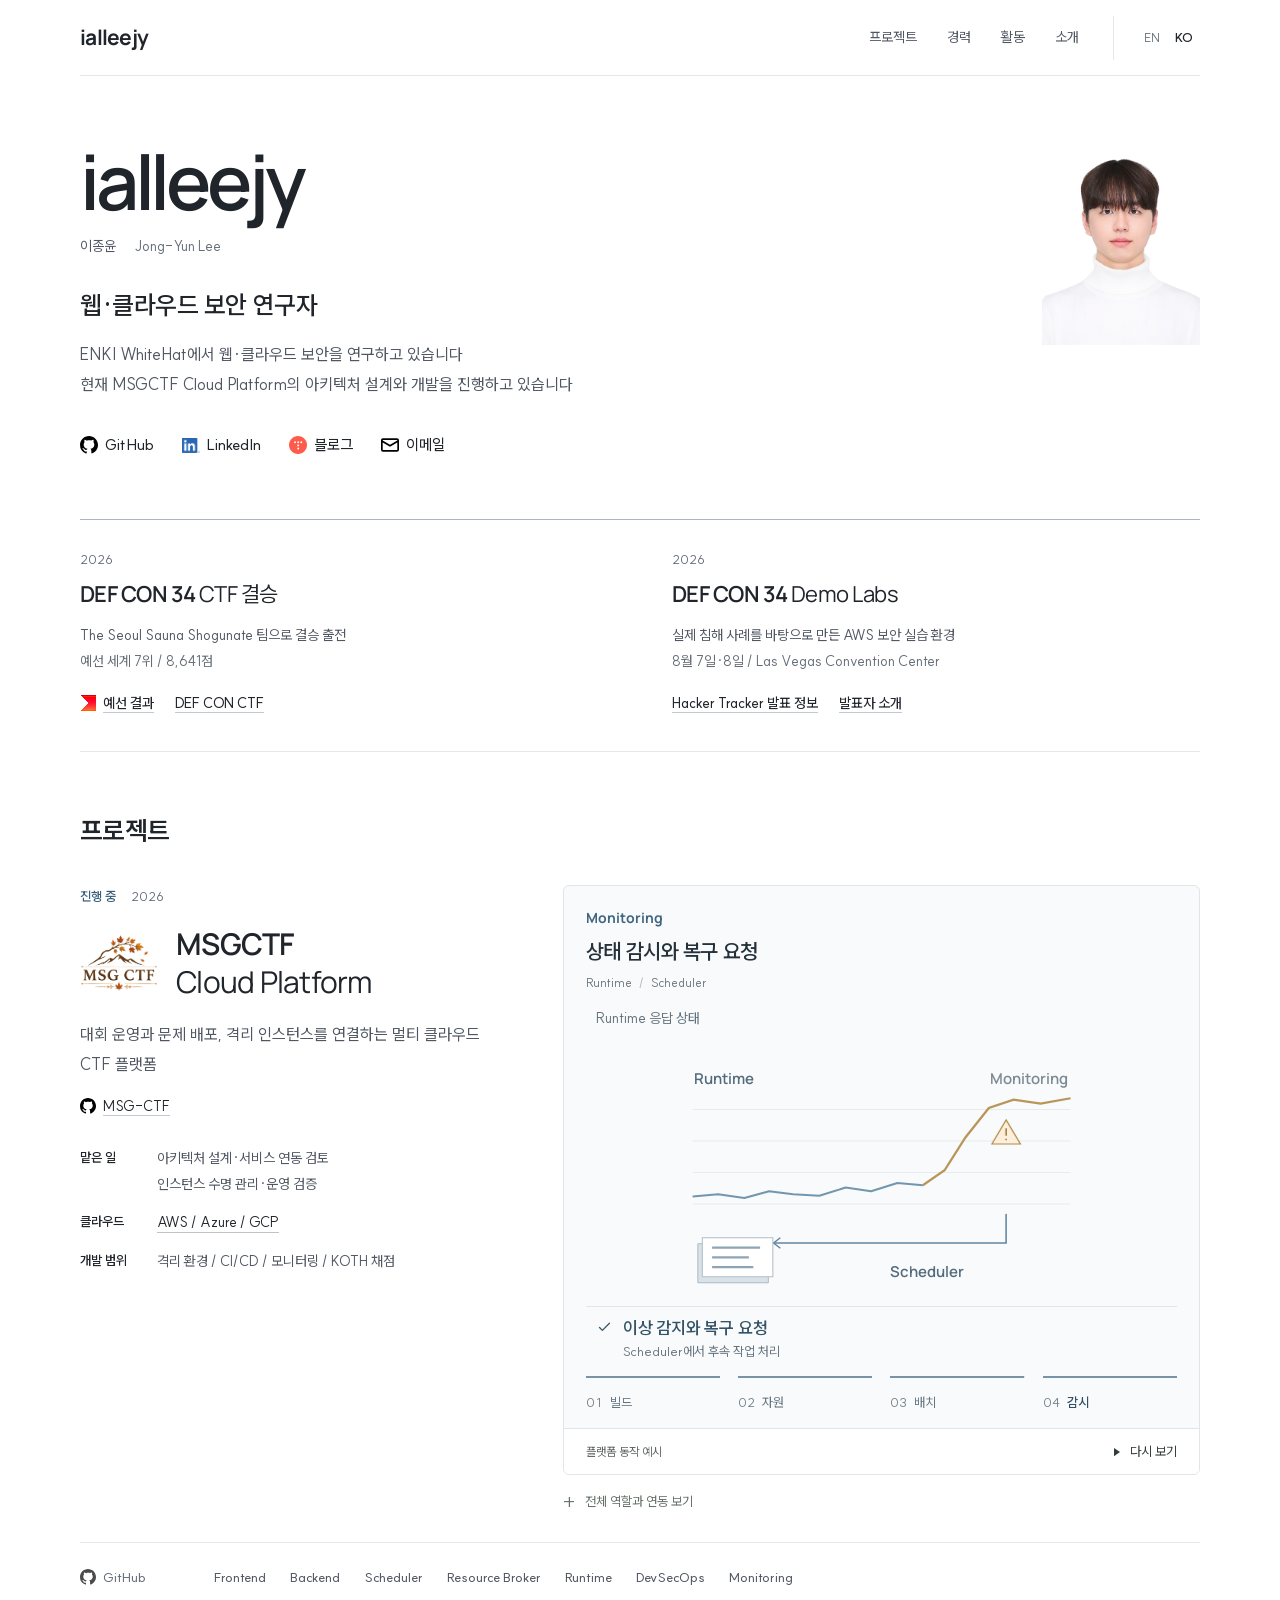
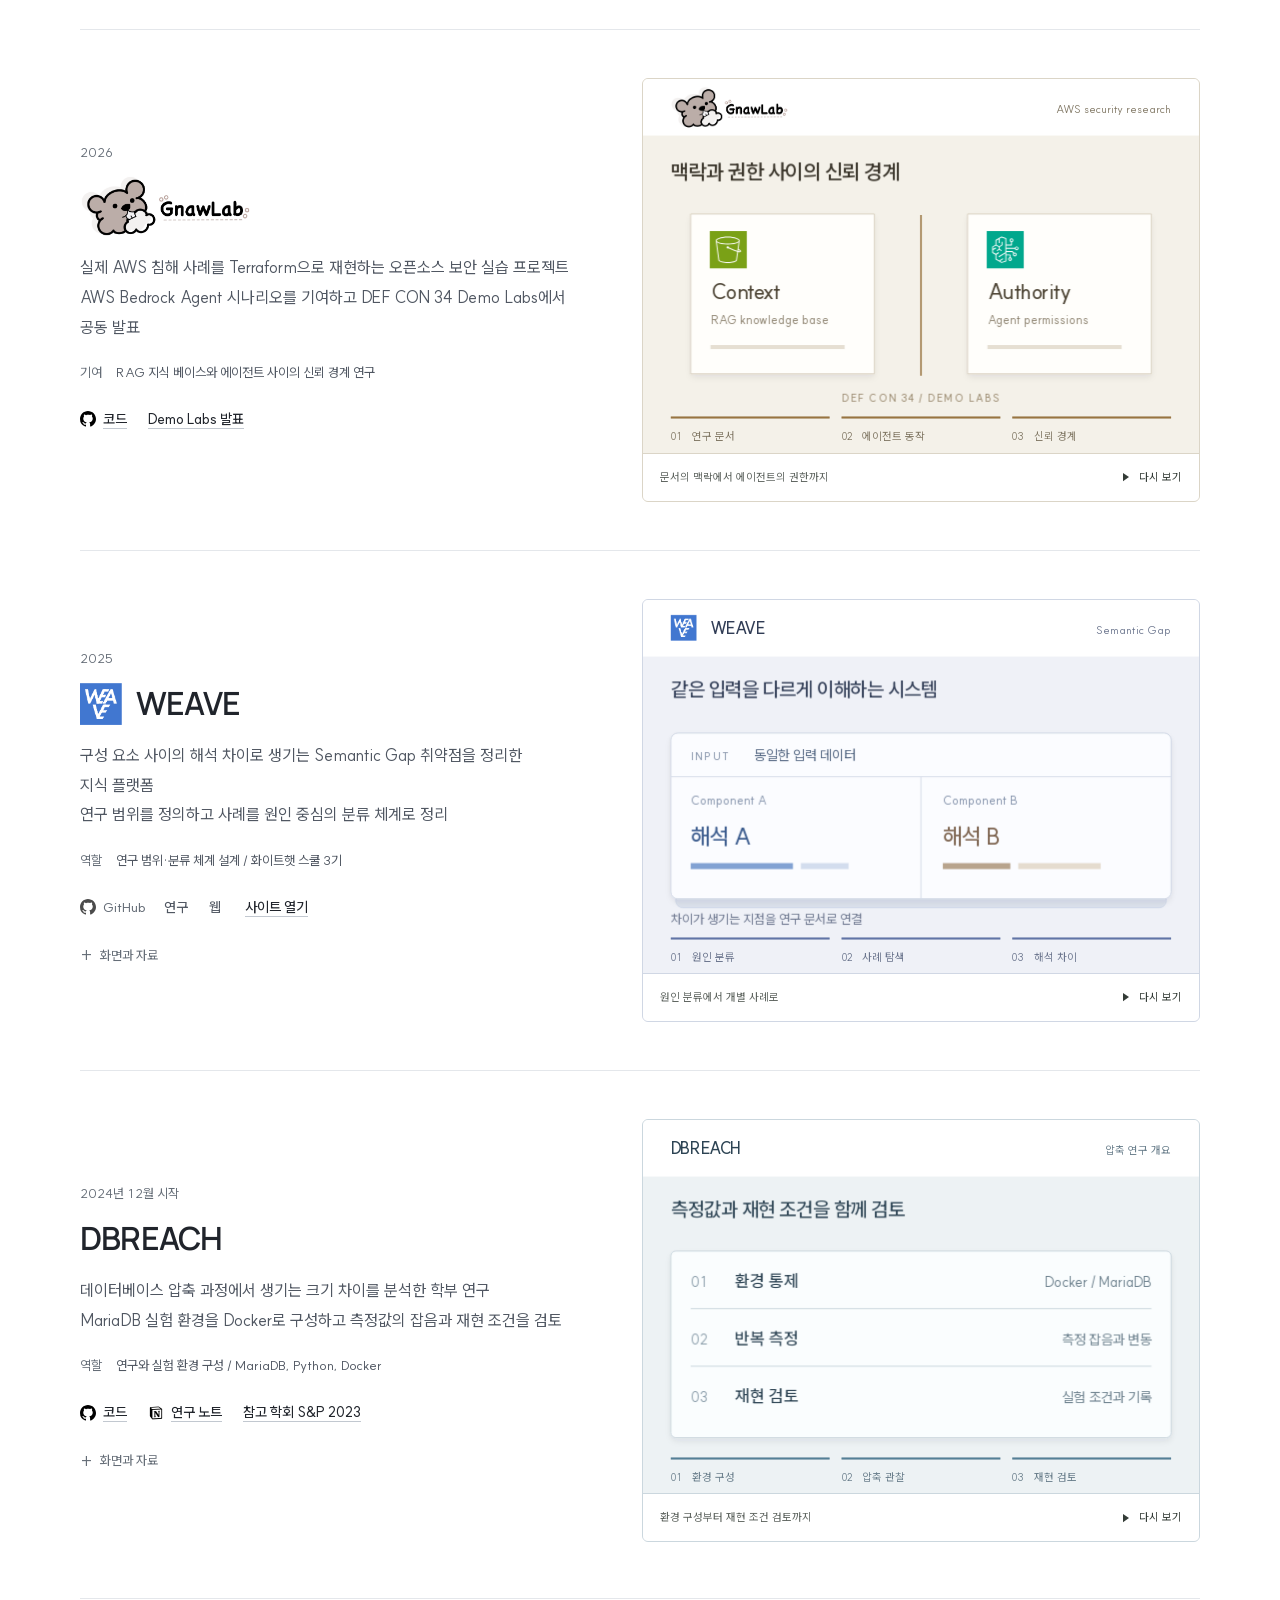
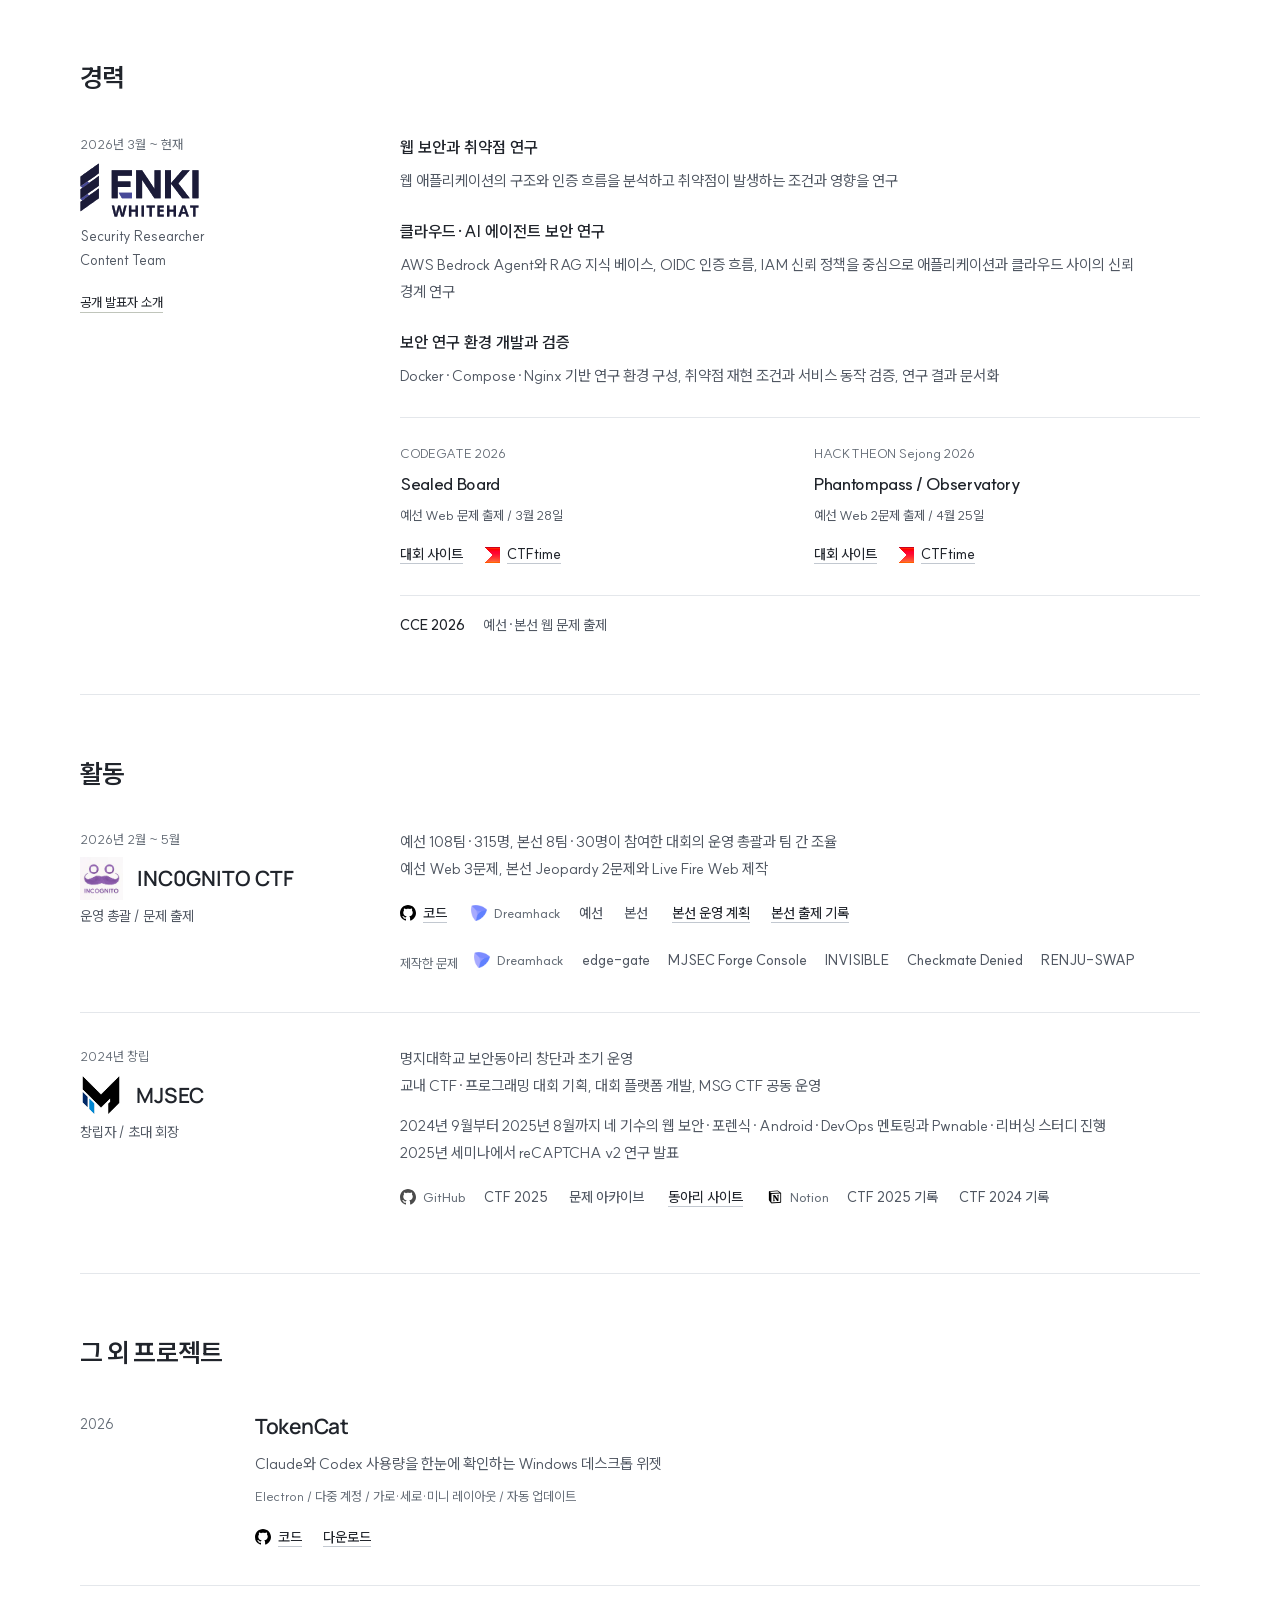
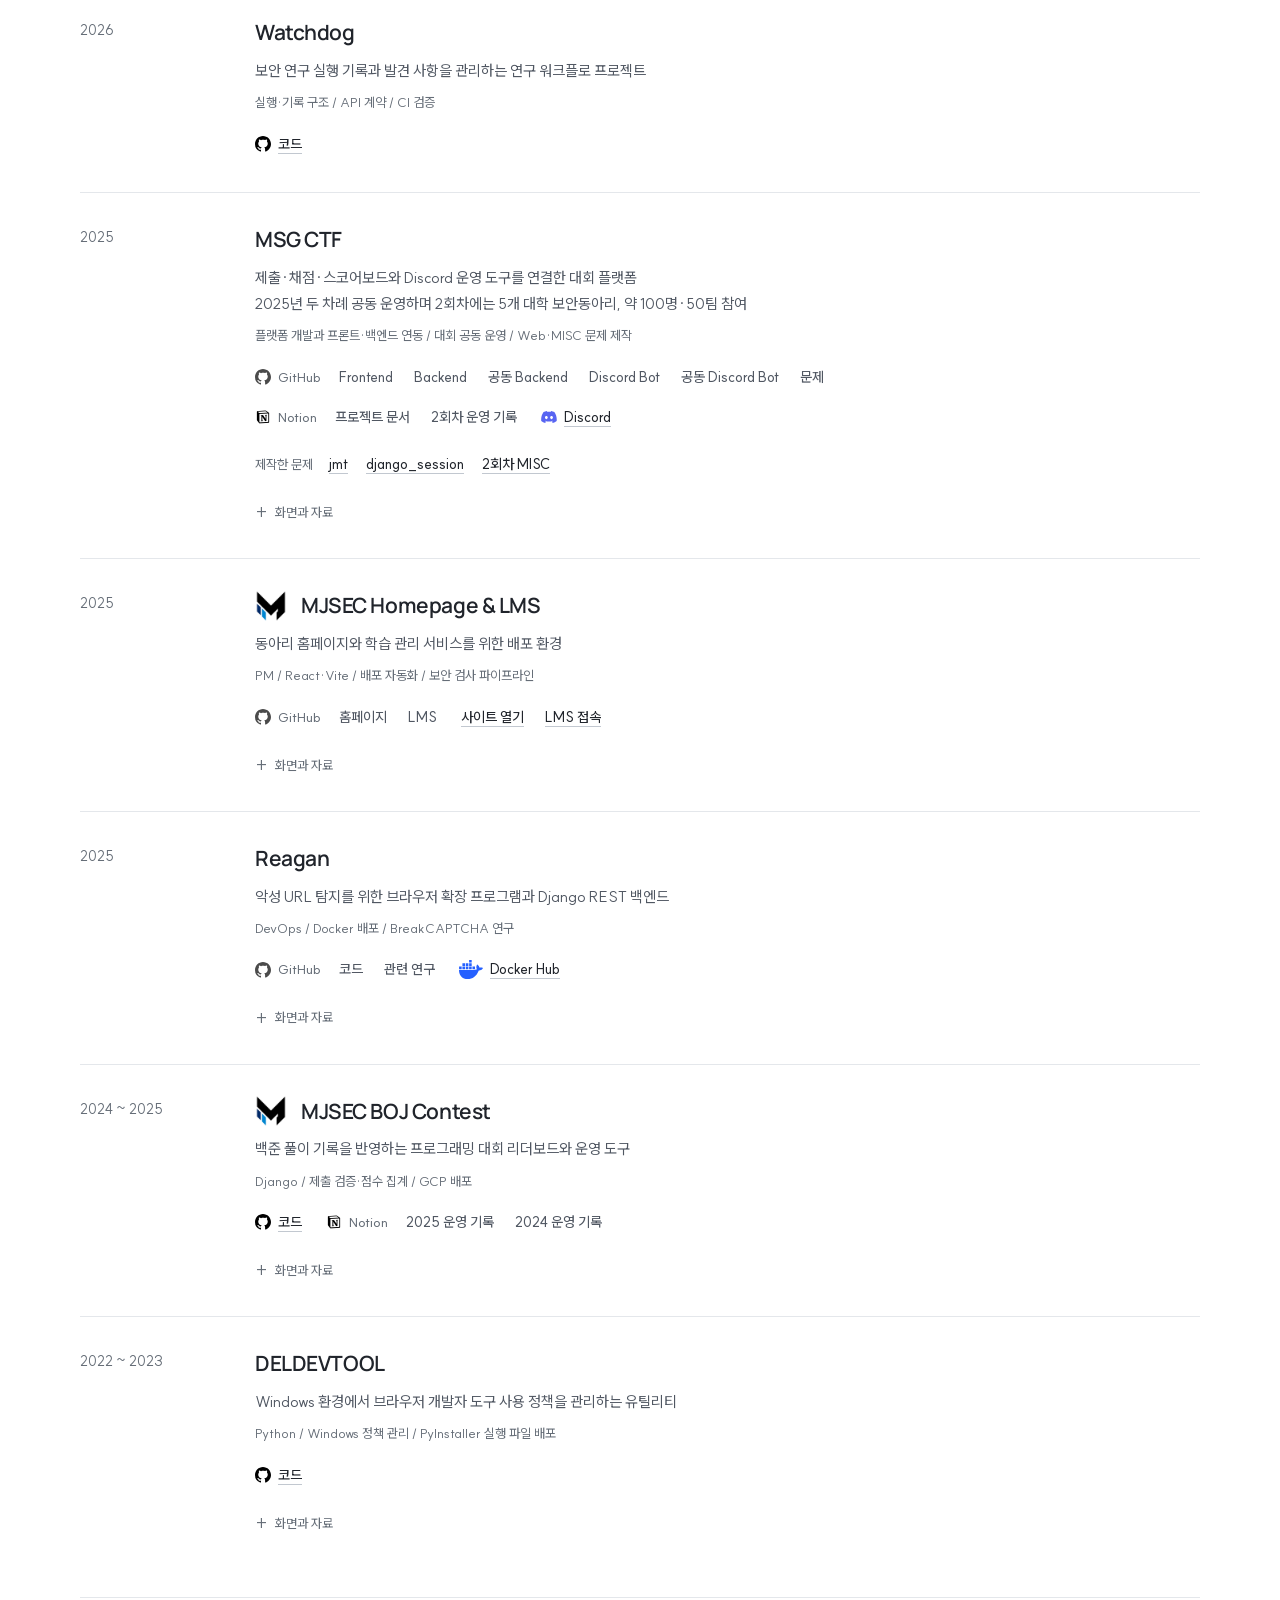
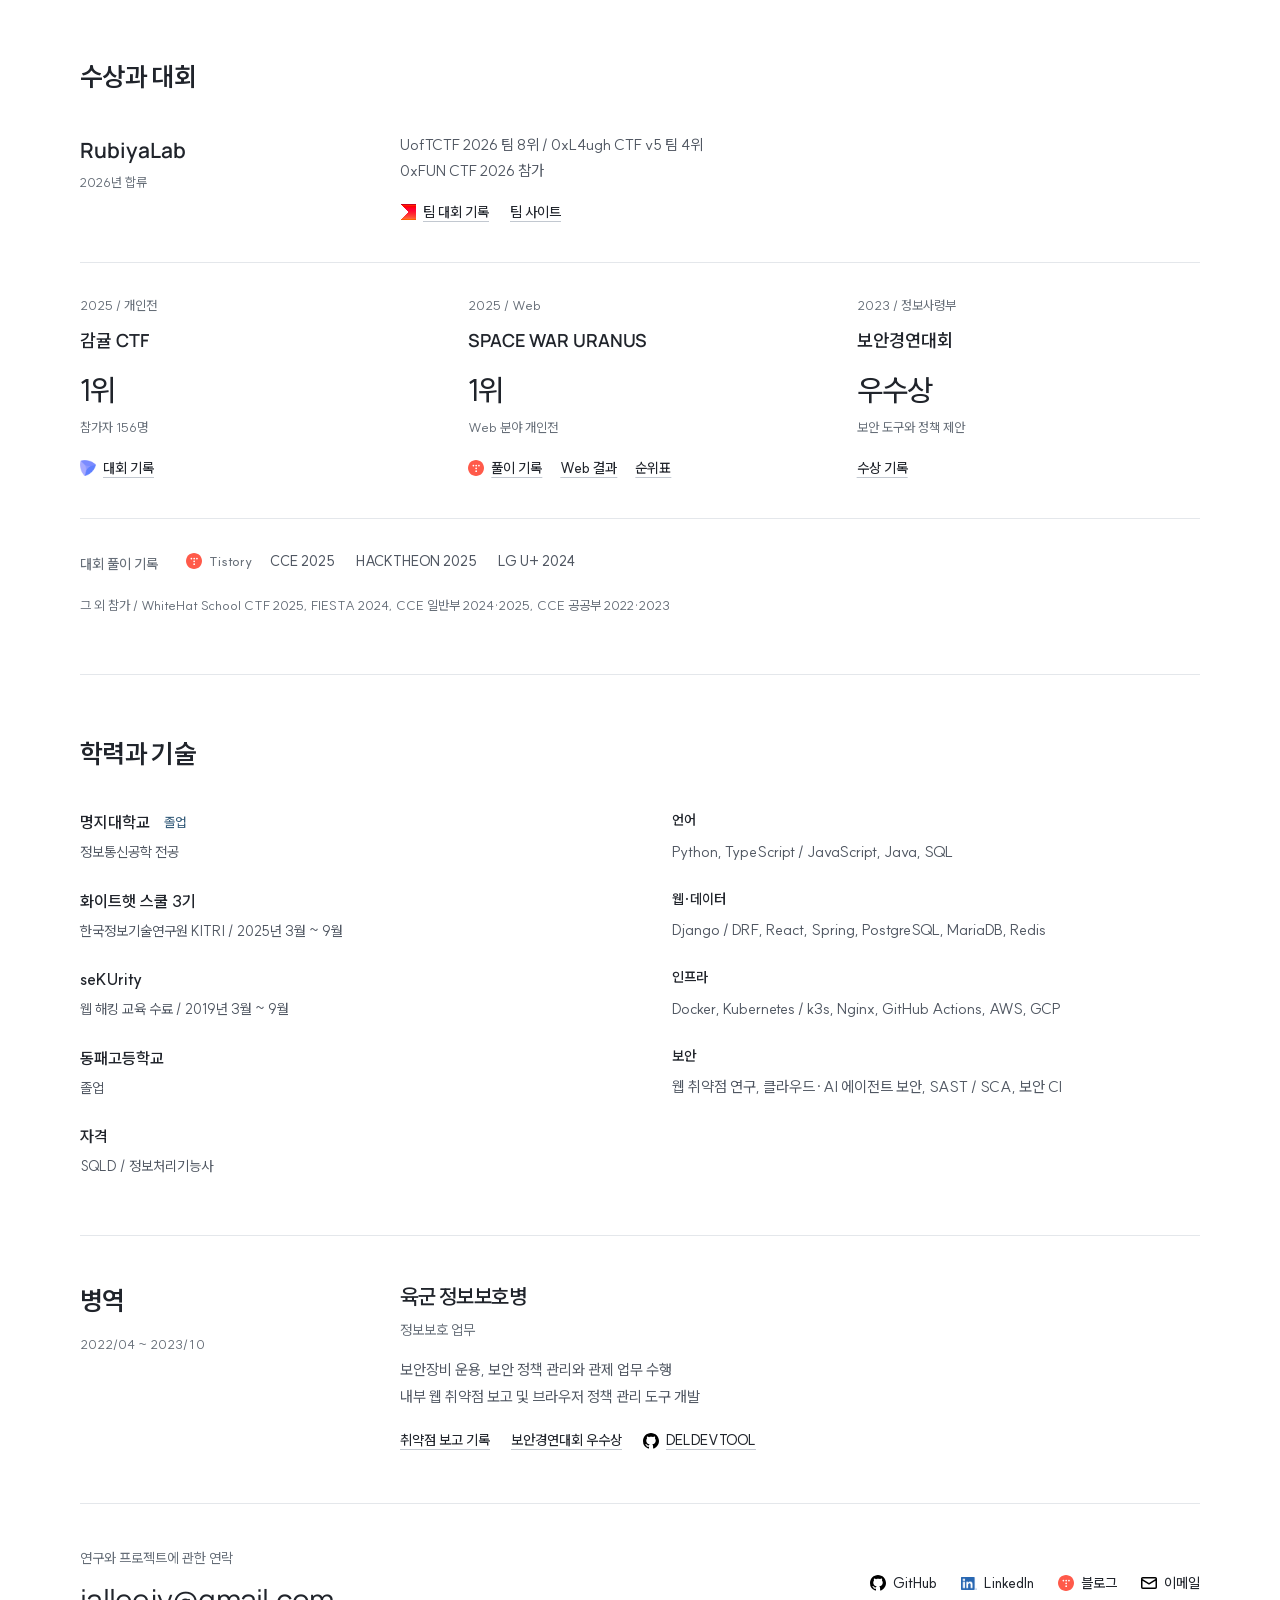
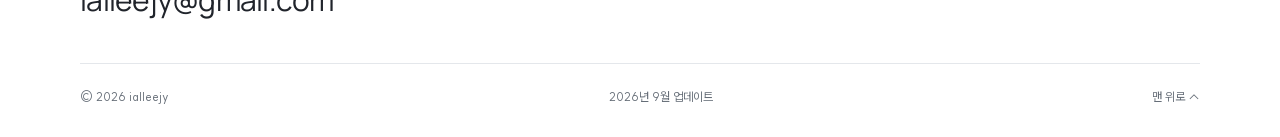
<file: index_ko.html>
<!DOCTYPE html>
<html lang="ko">
<head>
  <meta charset="UTF-8">
  <meta name="viewport" content="width=device-width, initial-scale=1">
  <meta name="theme-color" content="#ffffff">
  <title>ialleejy / 이종윤 / 보안 연구와 클라우드 플랫폼</title>
  <meta name="description" content="ENKI WhiteHat 보안 연구자 이종윤의 포트폴리오 / DEF CON 34 CTF 결승 참가 및 Demo Labs 발표 / MSGCTF Cloud Platform 개발">
  <link rel="canonical" href="https://jongcoding.github.io/index_ko.html">
  <link rel="alternate" hreflang="en" href="https://jongcoding.github.io/">
  <link rel="alternate" hreflang="ko" href="https://jongcoding.github.io/index_ko.html">
  <link rel="alternate" hreflang="x-default" href="https://jongcoding.github.io/">
  <meta property="og:type" content="profile">
  <meta property="og:title" content="ialleejy / 이종윤 / 보안 연구와 클라우드 플랫폼">
  <meta property="og:description" content="ENKI WhiteHat 보안 연구자 이종윤의 포트폴리오 / DEF CON 34 CTF 결승 참가 및 Demo Labs 발표 / MSGCTF Cloud Platform 개발">
  <meta property="og:url" content="https://jongcoding.github.io/index_ko.html">
  <meta property="og:image" content="https://jongcoding.github.io/assets/profile.jpg">
  <meta property="og:image:alt" content="이종윤">
  <meta property="og:locale" content="ko_KR">
  <meta name="twitter:card" content="summary">
  <link rel="icon" href="assets/favicon.svg" type="image/svg+xml">
  <link rel="preload" href="assets/fonts/SUIT-Variable.woff2" as="font" type="font/woff2" crossorigin>
  <link rel="preload" href="assets/fonts/Manrope-Latin-Variable.woff2" as="font" type="font/woff2" crossorigin>
  <link rel="stylesheet" href="assets/portfolio.css?v=08ca866d40">
  <link rel="stylesheet" href="assets/portfolio-motion.css?v=6b5741100b">
  <link rel="stylesheet" href="assets/portfolio-platform.css?v=977d9ee5e8">
  <script src="assets/portfolio-motion.js?v=1c24c998a8" defer></script>
</head>
<body id="top">
  <a class="skip-link" href="#main">본문으로 바로 가기</a>
  <header class="site-header">
    <div class="wrap header-inner">
      <a class="wordmark" href="#top" aria-label="ialleejy">ialleejy</a>
      <div class="header-right">
        <nav class="nav" aria-label="주 메뉴">
          <a href="#projects">프로젝트</a>
          <a href="#experience">경력</a>
          <a href="#activities">활동</a>
          <a class="about-nav" href="#about">소개</a>
        </nav>
        <nav class="language-switch" aria-label="언어">
          <a href="index.html" lang="en" hreflang="en" aria-label="English">EN</a>
          <a href="index_ko.html" lang="ko" hreflang="ko" aria-label="한국어" aria-current="page">KO</a>
        </nav>
      </div>
    </div>
  </header>
  <main class="wrap" id="main" tabindex="-1">
    <section class="hero" aria-labelledby="intro-title">
      <div class="hero-text">
        <h1 id="intro-title">ialleejy</h1>
        <p class="hero-identity">이종윤<span>Jong-Yun Lee</span></p>
        <p class="hero-role">웹·클라우드 보안 연구자</p>
        <p class="hero-copy">ENKI WhiteHat에서 웹·클라우드 보안을 연구하고 있습니다<br> 현재 MSGCTF Cloud Platform의 아키텍처 설계와 개발을 진행하고 있습니다</p>
        <div class="hero-links"><div class="link-row" aria-label="연락처와 프로필"><a href="https://github.com/jongcoding" target="_blank" rel="noopener noreferrer" aria-label="jongcoding GitHub" title="jongcoding GitHub" class="github-link github-link--primary"><img class="link-icon" src="assets/brands/github.svg" alt="" width="16" height="16"><span>GitHub</span></a>
<a href="https://www.linkedin.com/in/jongyun-lee-753747122/" target="_blank" rel="noopener noreferrer" aria-label="LinkedIn" class="service-link"><img class="link-icon link-icon--linkedin" src="assets/brands/linkedin.png" alt="" width="16" height="16"><span>LinkedIn</span></a>
<a href="https://ialleejy.tistory.com" target="_blank" rel="noopener noreferrer" aria-label="블로그 / Tistory" class="service-link"><img class="link-icon link-icon--tistory" src="assets/brands/tistory.svg" alt="" width="16" height="16"><span>블로그</span></a>
<a href="mailto:ialleejy@gmail.com" aria-label="이메일 / ialleejy@gmail.com" class="service-link"><img class="link-icon link-icon--mail" src="assets/brands/mail.svg" alt="" width="16" height="16"><span>이메일</span></a></div></div>
      </div>
      <figure class="portrait">
        <img src="assets/profile.jpg" alt="이종윤 프로필 사진" width="413" height="531" fetchpriority="high">
      </figure>
    </section>

    <section class="highlights" aria-label="주요 이력">
      <article id="defcon34">
        <p class="eyebrow">2026</p>
        <h2>DEF CON 34 <span>CTF 결승</span></h2>
        <p>The Seoul Sauna Shogunate 팀으로 결승 출전</p>
        <p class="highlight-note">예선 세계 7위 / 8,641점</p>
        <div class="link-row" aria-label="관련 링크"><a href="https://ctftime.org/event/3205/" target="_blank" rel="noopener noreferrer" aria-label="예선 결과 / CTFtime" class="service-link"><img class="link-icon link-icon--ctftime" src="assets/brands/ctftime.png" alt="" width="16" height="16"><span>예선 결과</span></a>
<a href="https://defcon.org/html/links/dc-ctf.html" target="_blank" rel="noopener noreferrer">DEF CON CTF</a></div>
      </article>
      <article id="demolabs">
        <p class="eyebrow">2026</p>
        <h2>DEF CON 34 <span>Demo Labs</span></h2>
        <p>실제 침해 사례를 바탕으로 만든 AWS 보안 실습 환경</p>
        <p class="highlight-note">8월 7일·8일 / Las Vegas Convention Center</p>
        <div class="link-row" aria-label="관련 링크"><a href="https://info.defcon.org/defcon34/content/66504" target="_blank" rel="noopener noreferrer">Hacker Tracker 발표 정보</a>
<a href="https://info.defcon.org/defcon34/people/67239" target="_blank" rel="noopener noreferrer">발표자 소개</a></div>
      </article>
    </section>

    <section class="section" id="projects" aria-labelledby="work-title">
      <div class="section-heading"><h2 id="work-title">프로젝트</h2><p></p></div>
      <article class="feature" id="msgctf">
        <div class="feature-main">
          <div class="feature-copy">
            <div class="feature-summary">
            <p class="project-meta"><span class="status">진행 중</span><span>2026</span></p>
            <div class="project-brand"><svg class="brand-mark msgctf-mark" viewBox="231 321 792 581" aria-hidden="true" focusable="false"><image href="assets/brands/msgctf-2026.png" width="1254" height="1254"/></svg><h3>MSGCTF<br> <span>Cloud Platform</span></h3></div>
            <p class="project-description">대회 운영과 문제 배포, 격리 인스턴스를 연결하는 멀티 클라우드 CTF 플랫폼</p>
            <a href="https://github.com/MSG-CTF" target="_blank" rel="noopener noreferrer" aria-label="MSG-CTF / MSG-CTF GitHub" title="MSG-CTF GitHub" class="feature-link github-link github-link--primary"><img class="link-icon" src="assets/brands/github.svg" alt="" width="16" height="16"><span>MSG-CTF</span></a>
            </div>
            <dl class="contribution">
              <div><dt>맡은 일</dt><dd>아키텍처 설계·서비스 연동 검토<br> 인스턴스 수명 관리·운영 검증</dd></div>
              <div><dt>클라우드</dt><dd><a href="https://github.com/MSG-CTF/resource-broker/tree/staging/app/adapters" target="_blank" rel="noopener noreferrer" aria-label="AWS / Azure / GCP / MSG-CTF/resource-broker GitHub" title="MSG-CTF/resource-broker GitHub" class="github-link"><span>AWS / Azure / GCP</span></a></dd></div>
              <div><dt>개발 범위</dt><dd>격리 환경 / CI/CD / 모니터링 / KOTH 채점</dd></div>
            </dl>
          </div>
          <div class="feature-preview"><figure class="project-film film-msgctf platform-film" data-film="msgctf" data-state="ready" data-duration="24000">
      <div class="film-stage platform-stage">
        <div class="platform-scenes"><section class="platform-scene platform-scene-0 motion" data-scene="0" style="--motion: platform-scene-1" aria-label="빌드"><div class="scene-copy"><p class="scene-service" data-role-name="DevSecOps">DevSecOps</p><h4>코드 검사부터 이미지 발행까지</h4><div class="scene-roles" aria-label="함께 동작하는 서비스"><span data-role-name="Backend">Backend</span></div></div><div class="pipeline-visual build-visual"><ol class="pipeline-flow"><li><span class="phase-marker"><span class="motion phase-check" style="--motion: build-gate-1"><svg viewBox="0 0 24 24" aria-hidden="true"><path d="m5 12 4 4L19 6"/></svg></span></span><span>소스 검사</span></li><li><span class="phase-marker"><span class="motion phase-check" style="--motion: build-gate-2"><svg viewBox="0 0 24 24" aria-hidden="true"><path d="m5 12 4 4L19 6"/></svg></span></span><span>빌드·스캔</span></li><li><span class="phase-marker"><span class="motion phase-check" style="--motion: build-gate-3"><svg viewBox="0 0 24 24" aria-hidden="true"><path d="m5 12 4 4L19 6"/></svg></span></span><span>발행</span></li></ol><svg class="pipeline-drawing" viewBox="0 0 560 360" role="img" aria-label="DevSecOps가 소스를 빌드하고 이미지 레이어를 조립한 뒤 보안 검사와 SBOM을 거쳐 GHCR에 발행하는 예시">
      <path class="transport-guide" d="M123 163h101M363 163h70"/>
      <path class="motion transport-active" style="--motion: build-path" d="M123 163h101" pathLength="100"/>
      <path class="motion transport-active publish-route" style="--motion: build-publish" d="M363 163h70" pathLength="100"/>
      <g transform="translate(24 83)"><g class="motion source-document" style="--motion: build-source"><path class="source-shadow" d="M7 8h75l23 23v104H7Z"/><path class="source-paper" d="M0 0h75l23 23v104H0Z"/><path class="source-fold" d="M75 0v23h23"/><path class="code-line" d="M16 53h35m-35 15h61m-61 15h48m-48 15h58"/><text class="object-label" x="15" y="37">SOURCE</text></g></g>
      <g class="motion build-packet" style="--motion: build-packet"><path d="m0 0 12-6 12 6-12 6Z" fill="#9a7347"/><path d="m0 0 12 6v12L0 12Z" fill="#d9c19f"/><path d="m12 6 12-6v12l-12 6Z" fill="#b28a5a"/></g>
      <g class="motion source-check" style="--motion: build-source-check"><path d="m78 236 6 6 11-13" fill="none" stroke="#4a775b" stroke-width="2.5"/><text class="tool-caption" x="105" y="241">Gitleaks</text></g>
      <ellipse class="motion object-shadow" style="--motion: build-shadow" cx="292" cy="248" rx="76" ry="13"/>
      <g transform="translate(224 213)"><g class="motion base-layer image-layer" style="--motion: build-layer-1"><path class="layer-side" d="M0 0 68 33 136 0v10L68 43 0 10Z"/><path class="layer-top" d="m0 0 68-33L136 0 68 33Z"/><path class="layer-seam" d="m16 0 52 25 52-25M68 33v10"/></g></g>
      <g transform="translate(224 184)"><g class="motion dependency-layer image-layer" style="--motion: build-layer-2"><path class="layer-side" d="M0 0 68 33 136 0v10L68 43 0 10Z"/><path class="layer-top" d="m0 0 68-33L136 0 68 33Z"/><path class="layer-seam" d="m16 0 52 25 52-25M68 33v10"/></g></g>
      <g transform="translate(224 155)"><g class="motion application-layer image-layer" style="--motion: build-layer-3"><path class="layer-side" d="M0 0 68 33 136 0v10L68 43 0 10Z"/><path class="layer-top" d="m0 0 68-33L136 0 68 33Z"/><path class="layer-seam" d="m16 0 52 25 52-25M68 33v10"/></g></g>
      <path class="motion image-scan" style="--motion: build-scan" d="m224 155 68 33 68-33"/>
      <g class="motion build-seal" style="--motion: build-seal"><path d="m319 125 21-9 21 9v20c0 15-21 23-21 23s-21-8-21-23Z" fill="#f5faf6" stroke="#648b70" stroke-width="2"/><path d="m329 140 8 8 14-18" fill="none" stroke="#4a775b" stroke-width="3"/><text class="tool-caption" x="340" y="105" text-anchor="middle">Trivy</text></g>
      <g transform="translate(423 128)"><g class="motion registry-object" style="--motion: build-registry"><path class="registry-wall" d="M0 0h105v104c0 24-105 24-105 0Z"/><ellipse class="registry-top" cx="52.5" cy="0" rx="52.5" ry="15"/><path class="registry-line" d="M0 34c0 23 105 23 105 0M0 69c0 23 105 23 105 0"/><image href="assets/brands/github.svg" x="35" y="48" width="34" height="34"/></g></g>
      <g class="motion build-manifest" style="--motion: build-manifest"><path class="source-paper" d="M411 229h62l16 16v68h-78Z"/><path class="source-fold" d="M473 229v16h16"/><path class="manifest-line" d="M426 273h46m-46 12h33m-33 12h41"/><text class="object-label" x="420" y="263">SBOM</text></g>
      <g class="motion publish-packet" style="--motion: build-upload"><path d="m0 0 10-5 10 5-10 5Z" fill="#bfd3e2"/><path d="m0 0 10 5v10L0 10Z" fill="#7197b3"/><path d="m10 5 10-5v10l-10 5Z" fill="#456f90"/></g>
      <text class="motion drawing-caption" style="--motion: build-image-label" x="292" y="299" text-anchor="middle">OCI IMAGE</text>
      <text class="motion drawing-caption registry-label" style="--motion: build-registry" x="475" y="99" text-anchor="middle">GHCR</text>
    </svg><div class="motion pipeline-result" style="--motion: build-result"><svg viewBox="0 0 24 24" aria-hidden="true"><path d="m5 12 4 4L19 6"/></svg><strong>이미지와 SBOM 발행</strong><span>Backend에서 릴리스 등록</span></div></div></section><section class="platform-scene platform-scene-1 motion" data-scene="1" style="--motion: platform-scene-2" aria-label="자원"><div class="scene-copy"><p class="scene-service" data-role-name="Resource Broker">Resource Broker</p><h4>실행할 클라우드 자원 예약</h4><div class="scene-roles" aria-label="함께 동작하는 서비스"><span data-role-name="Frontend">Frontend</span><span data-role-name="Backend">Backend</span><span data-role-name="Scheduler">Scheduler</span></div></div><div class="pipeline-visual broker-visual"><div class="inventory-criteria"><span>CPU</span><span>메모리</span><span>아키텍처</span></div><svg class="pipeline-drawing" viewBox="0 0 560 360" role="img" aria-label="Resource Broker가 AWS, Azure, GCP의 공통 인벤토리에서 조건에 맞는 후보를 제공하고 자원을 예약하는 예시">
      <g class="motion provider-node cloud-rack" style="--motion: broker-rack-selected" ><image href="assets/brands/aws.svg" x="67.5" y="80" width="41" height="41"/><path class="motion rack-top" style="--motion: broker-selected-top" d="m34 139 18-13h107l-18 13Z"/><path class="motion rack-side" style="--motion: broker-selected-side" d="m141 139 18-13v39l-18 13Z"/><rect class="motion rack-front" style="--motion: broker-selected-front" x="34" y="139" width="107" height="39" rx="3"/><path class="rack-vents" d="M48 153h40m-40 10h40"/><path class="rack-meter" d="M104 153v11m8-11v11m8-11v11"/><path class="motion rack-top" style="--motion: broker-selected-top" d="m34 191 18-13h107l-18 13Z"/><path class="motion rack-side" style="--motion: broker-selected-side" d="m141 191 18-13v39l-18 13Z"/><rect class="motion rack-front" style="--motion: broker-selected-front" x="34" y="191" width="107" height="39" rx="3"/><path class="rack-vents" d="M48 205h40m-40 10h40"/><path class="rack-meter" d="M104 205v11m8-11v11m8-11v11"/></g><g class="motion provider-node cloud-rack" style="--motion: broker-rack" ><image href="assets/brands/azure.svg" x="250.0" y="80" width="40" height="40"/><path class="rack-top" d="m216 139 18-13h107l-18 13Z"/><path class="rack-side" d="m323 139 18-13v39l-18 13Z"/><rect class="rack-front" x="216" y="139" width="107" height="39" rx="3"/><path class="rack-vents" d="M230 153h40m-40 10h40"/><path class="rack-meter" d="M286 153v11m8-11v11m8-11v11"/><path class="rack-top" d="m216 191 18-13h107l-18 13Z"/><path class="rack-side" d="m323 191 18-13v39l-18 13Z"/><rect class="rack-front" x="216" y="191" width="107" height="39" rx="3"/><path class="rack-vents" d="M230 205h40m-40 10h40"/><path class="rack-meter" d="M286 205v11m8-11v11m8-11v11"/></g><g class="motion provider-node cloud-rack" style="--motion: broker-rack" ><image href="assets/brands/google-cloud.svg" x="391.5" y="80" width="121" height="30"/><path class="rack-top" d="m398 139 18-13h107l-18 13Z"/><path class="rack-side" d="m505 139 18-13v39l-18 13Z"/><rect class="rack-front" x="398" y="139" width="107" height="39" rx="3"/><path class="rack-vents" d="M412 153h40m-40 10h40"/><path class="rack-meter" d="M468 153v11m8-11v11m8-11v11"/><path class="rack-top" d="m398 191 18-13h107l-18 13Z"/><path class="rack-side" d="m505 191 18-13v39l-18 13Z"/><rect class="rack-front" x="398" y="191" width="107" height="39" rx="3"/><path class="rack-vents" d="M412 205h40m-40 10h40"/><path class="rack-meter" d="M468 205v11m8-11v11m8-11v11"/></g>
      <path class="transport-guide" d="M87 235v27h364v-27m-182-1v28m0 0v44"/>
      <path class="motion transport-active" style="--motion: broker-route" d="M87 235v27h182v44" pathLength="100"/>
      <g class="motion reservation-object" style="--motion: broker-target"><path d="M186 303h167l19 20-19 20H186l-19-20Z" fill="#e8eff5" stroke="#6f92af" stroke-width="1.5"/><path d="m191 322 7 7 12-14" fill="none" stroke="#527d60" stroke-width="2.5"/><text class="reservation-label" x="282" y="330" text-anchor="middle">HELD</text></g>
      <g class="motion broker-match" style="--motion: broker-match"><path d="m125 122 9 9 17-20" fill="none" stroke="#4c775d" stroke-width="3"/></g>
    </svg><div class="motion pipeline-result" style="--motion: broker-result"><svg viewBox="0 0 24 24" aria-hidden="true"><path d="m5 12 4 4L19 6"/></svg><strong>실행할 자원 예약</strong><span>Scheduler에 대상과 예약 정보 전달</span></div></div></section><section class="platform-scene platform-scene-2 motion" data-scene="2" style="--motion: platform-scene-3" aria-label="배치"><div class="scene-copy"><p class="scene-service" data-role-name="Scheduler">Instance Scheduler</p><h4>격리 인스턴스 생성과 배치</h4><div class="scene-roles" aria-label="함께 동작하는 서비스"><span data-role-name="Resource Broker">Resource Broker</span><span data-role-name="Runtime">Runtime</span></div></div><div class="pipeline-visual schedule-visual"><ol class="pipeline-flow"><li><span class="phase-marker"><span class="motion phase-check" style="--motion: schedule-gate-1"><svg viewBox="0 0 24 24" aria-hidden="true"><path d="m5 12 4 4L19 6"/></svg></span></span><span>요청 전달</span></li><li><span class="phase-marker"><span class="motion phase-check" style="--motion: schedule-gate-2"><svg viewBox="0 0 24 24" aria-hidden="true"><path d="m5 12 4 4L19 6"/></svg></span></span><span>격리·실행</span></li><li><span class="phase-marker"><span class="motion phase-check" style="--motion: schedule-gate-3"><svg viewBox="0 0 24 24" aria-hidden="true"><path d="m5 12 4 4L19 6"/></svg></span></span><span>예약 확정</span></li></ol><svg class="pipeline-drawing" viewBox="0 0 560 360" role="img" aria-label="Instance Scheduler가 예약한 대상에 Runtime 생성 작업을 전달하고 격리된 팀 공간의 컨테이너가 실행된 뒤 예약을 확정하는 예시">
      <g class="request-queue"><path class="queue-back" d="M29 49h107v66H29Z"/><path class="queue-mid" d="M34 40h107v66H34Z"/><path class="source-paper" d="M39 31h107v66H39Z"/><path class="queue-lines" d="M53 72h70m-70 12h46"/><text class="object-label" x="52" y="56">REQUEST</text></g>
      <g class="reservation-receipt"><rect x="29" y="128" width="133" height="29" rx="4"/><text class="motion receipt-held" style="--motion: schedule-held" x="95" y="148" text-anchor="middle">HELD</text><text class="motion receipt-committed" style="--motion: schedule-commit" x="95" y="148" text-anchor="middle">COMMITTED</text></g>
      <path class="transport-guide" d="M157 66h296v45"/>
      <path class="motion transport-active" style="--motion: schedule-dispatch" d="M157 66h296v45" pathLength="100"/>
      <image href="assets/brands/kubernetes.svg" x="433" y="108" width="42" height="42"/>
      <text class="drawing-caption" x="454" y="171" text-anchor="middle">Runtime</text>
      <ellipse class="object-shadow" cx="299" cy="294" rx="180" ry="20"/>
      <g class="host-object"><polygon class="iso-front" points="126.0,191.4 306.0,279.4 306.0,301.4 126.0,213.4"/><polygon class="iso-side" points="450.0,209.0 306.0,279.4 306.0,301.4 450.0,231.0"/><polygon class="iso-top" points="270.0,121.0 450.0,209.0 306.0,279.4 126.0,191.4"/><g class="container-ribs"></g></g>
      <g class="motion team-boundary" style="--motion: schedule-namespace"><polygon class="namespace-boundary" points="268.2,125.7 362.7,171.9 238.5,232.6 144.0,186.4"/><polygon class="namespace-boundary" points="371.7,176.3 430.2,204.9 306.0,265.6 247.5,237.0"/></g>
      <g class="other-container"><polygon class="iso-front" points="290.7,198.3 325.8,215.5 325.8,246.5 290.7,229.3"/><polygon class="iso-side" points="390.6,183.8 325.8,215.5 325.8,246.5 390.6,214.8"/><polygon class="iso-top" points="355.5,166.6 390.6,183.8 325.8,215.5 290.7,198.3"/><g class="container-ribs"><path d="M296.6 206.2 296.6 227.2"/><path d="M302.4 209.0 302.4 230.0"/><path d="M308.2 211.9 308.2 232.9"/><path d="M314.1 214.8 314.1 235.8"/><path d="M319.9 217.6 319.9 238.6"/></g></g>
      <g class="motion scheduled-container web-container" style="--motion: schedule-web"><g class="container"><polygon class="iso-front" points="223.2,102.0 283.5,131.5 283.5,188.5 223.2,159.0"/><polygon class="iso-side" points="325.8,110.8 283.5,131.5 283.5,188.5 325.8,167.8"/><polygon class="iso-top" points="265.5,81.3 325.8,110.8 283.5,131.5 223.2,102.0"/><g class="container-ribs"><path d="M233.2 111.9 233.2 158.9"/><path d="M243.3 116.8 243.3 163.8"/><path d="M253.3 121.7 253.3 168.7"/><path d="M263.4 126.7 263.4 173.7"/><path d="M273.4 131.6 273.4 178.6"/></g></g></g>
      <g class="motion scheduled-container db-container" style="--motion: schedule-db"><g class="container database-container"><polygon class="iso-front" points="175.5,143.8 221.4,166.3 221.4,208.3 175.5,185.8"/><polygon class="iso-side" points="256.5,149.1 221.4,166.3 221.4,208.3 256.5,191.1"/><polygon class="iso-top" points="210.6,126.7 256.5,149.1 221.4,166.3 175.5,143.8"/><g class="container-ribs"><path d="M183.1 152.6 183.1 184.6"/><path d="M190.8 156.3 190.8 188.3"/><path d="M198.4 160.1 198.4 192.1"/><path d="M206.1 163.8 206.1 195.8"/><path d="M213.8 167.5 213.8 199.5"/></g></g></g>
      <text class="drawing-caption" x="134" y="299">TEAM A</text><text class="drawing-caption muted-caption" x="357" y="315">TEAM B</text>
      <g class="motion schedule-ready" style="--motion: schedule-ready"><path d="m488 127 8 8 13-17" fill="none" stroke="#456e55" stroke-width="3"/></g>
    </svg><div class="motion pipeline-result" style="--motion: schedule-result"><svg viewBox="0 0 24 24" aria-hidden="true"><path d="m5 12 4 4L19 6"/></svg><strong>격리된 컨테이너 실행</strong><span>Namespace / Pod / NetworkPolicy</span></div></div></section><section class="platform-scene platform-scene-3 motion" data-scene="3" style="--motion: platform-scene-4" aria-label="감시"><div class="scene-copy"><p class="scene-service" data-role-name="Monitoring">Monitoring</p><h4>상태 감시와 복구 요청</h4><div class="scene-roles" aria-label="함께 동작하는 서비스"><span data-role-name="Runtime">Runtime</span><span data-role-name="Scheduler">Scheduler</span></div></div><div class="pipeline-visual monitor-visual"><div class="monitor-label">Runtime 응답 상태</div><svg class="pipeline-drawing" viewBox="0 0 560 360" role="img" aria-label="Monitoring이 Runtime 응답 지연을 감지하고 Scheduler 작업 큐로 복구 요청을 전달하는 예시">
      <path class="health-grid" d="M28 98h504M28 140h504M28 182h504M28 224h504"/>
      <path class="motion health-trace" style="--motion: monitor-trace" pathLength="100" d="M28 214 62 211 97 216 130 207 162 211 197 213 232 202 266 207 301 196 335 199"/>
      <path class="motion health-delay" style="--motion: monitor-alert" pathLength="100" d="M335 199 364 179 392 135 423 96 456 85 492 90 532 83"/>
      <g class="motion health-marker" style="--motion: monitor-marker"><path d="m427 144 19-32 19 32Z" fill="#fcf0dc" stroke="#b28743" stroke-width="1.6"/><path d="M446 123v10m0 4v2" stroke="#9f7535" stroke-width="2"/></g>
      <text class="drawing-caption" x="30" y="64">Runtime</text>
      <text class="drawing-caption muted-caption" x="528" y="64" text-anchor="end">Monitoring</text>
      <path class="motion transport-active recovery-route" style="--motion: monitor-route" pathLength="100" d="M446 238v38H137"/>
      <g class="motion monitor-request" style="--motion: monitor-request"><path d="m145 269-9 7 9 7" fill="none" stroke="#6386a3" stroke-width="2"/><path class="queue-back" d="M35 277h94v52H35Z"/><path class="source-paper" d="M41 269h94v52H41Z"/><path class="queue-lines" d="M54 282h64m-64 13h49m-49 13h55"/><text class="drawing-caption" x="341" y="321" text-anchor="middle">Scheduler</text></g>
    </svg><div class="motion pipeline-result" style="--motion: monitor-result"><svg viewBox="0 0 24 24" aria-hidden="true"><path d="m5 12 4 4L19 6"/></svg><strong>이상 감지와 복구 요청</strong><span>Scheduler에서 후속 작업 처리</span></div></div></section></div>
        <div class="platform-steps" role="group" aria-label="소개 장면 선택"><button class="platform-step" type="button" data-seek="5400" data-scene-select="0" aria-pressed="true" hidden><span class="step-number">01</span><span>빌드</span><span class="step-progress motion" style="--motion: platform-progress-1" aria-hidden="true"></span></button><button class="platform-step" type="button" data-seek="11400" data-scene-select="1" aria-pressed="false" hidden><span class="step-number">02</span><span>자원</span><span class="step-progress motion" style="--motion: platform-progress-2" aria-hidden="true"></span></button><button class="platform-step" type="button" data-seek="17400" data-scene-select="2" aria-pressed="false" hidden><span class="step-number">03</span><span>배치</span><span class="step-progress motion" style="--motion: platform-progress-3" aria-hidden="true"></span></button><button class="platform-step" type="button" data-seek="23400" data-scene-select="3" aria-pressed="false" hidden><span class="step-number">04</span><span>감시</span><span class="step-progress motion" style="--motion: platform-progress-4" aria-hidden="true"></span></button></div>
      </div>
      <figcaption><span id="msgctf-film-caption">플랫폼 동작 예시</span><button type="button" hidden aria-describedby="msgctf-film-caption" data-play="소개 재생" data-pause="일시정지" data-resume="이어서 재생" data-replay="다시 보기"><svg viewBox="0 0 16 16" width="12" height="12" aria-hidden="true"><path class="play-icon" d="M4 2.5 12 8 4 13.5Z"/><path class="pause-icon" d="M5 3v10M11 3v10"/></svg><span>소개 재생</span></button></figcaption>
    </figure><details class="platform-overview"><summary>전체 역할과 연동 보기</summary><dl><div><dt>Frontend</dt><dd><p>참가자·운영 화면과 실행 요청 전달</p><span>Backend</span></dd></div><div><dt>Backend</dt><dd><p>인증·팀·점수 관리와 릴리스 등록</p><span>Frontend / DevSecOps / Scheduler</span></dd></div><div><dt>DevSecOps</dt><dd><p>문제 검증, 이미지 빌드와 보안 검사, SBOM·배포 자료 발행</p><span>GitHub Actions / GHCR / Backend / Runtime</span></dd></div><div><dt>Resource Broker</dt><dd><p>공통 인벤토리, 가용 후보 조회와 자원 예약</p><span>AWS / Azure / GCP / Scheduler</span></dd></div><div><dt>Scheduler</dt><dd><p>후보·예약 연동, Runtime 작업 조율과 인스턴스 수명 관리</p><span>Backend / Resource Broker / Runtime / Monitoring</span></dd></div><div><dt>Runtime</dt><dd><p>실행 환경 생성과 컨테이너·네트워크 격리</p><span>Scheduler / DevSecOps / Monitoring</span></dd></div><div><dt>Monitoring</dt><dd><p>상태 감시와 Scheduler 복구 신호 전달</p><span>Backend / Runtime / Resource Broker / Scheduler</span></dd></div></dl></details></div>
        </div>
        <div class="feature-repositories">
          <p class="repository-label"><img class="link-icon" src="assets/brands/github.svg" alt="" width="16" height="16">GitHub</p>
          <div class="link-row" aria-label="MSGCTF 구성 요소 저장소"><a href="https://github.com/MSG-CTF/front-team" target="_blank" rel="noopener noreferrer" aria-label="Frontend / MSG-CTF/front-team GitHub" title="MSG-CTF/front-team GitHub" class="github-link"><span>Frontend</span></a>
<a href="https://github.com/MSG-CTF/msg-backend" target="_blank" rel="noopener noreferrer" aria-label="Backend / MSG-CTF/msg-backend GitHub" title="MSG-CTF/msg-backend GitHub" class="github-link"><span>Backend</span></a>
<a href="https://github.com/MSG-CTF/instance-scheduler" target="_blank" rel="noopener noreferrer" aria-label="Scheduler / MSG-CTF/instance-scheduler GitHub" title="MSG-CTF/instance-scheduler GitHub" class="github-link"><span>Scheduler</span></a>
<a href="https://github.com/MSG-CTF/resource-broker" target="_blank" rel="noopener noreferrer" aria-label="Resource Broker / MSG-CTF/resource-broker GitHub" title="MSG-CTF/resource-broker GitHub" class="github-link"><span>Resource Broker</span></a>
<a href="https://github.com/MSG-CTF/secure-provisioner" target="_blank" rel="noopener noreferrer" aria-label="Runtime / MSG-CTF/secure-provisioner GitHub" title="MSG-CTF/secure-provisioner GitHub" class="github-link"><span>Runtime</span></a>
<a href="https://github.com/MSG-CTF/msgctf-devsecops" target="_blank" rel="noopener noreferrer" aria-label="DevSecOps / MSG-CTF/msgctf-devsecops GitHub" title="MSG-CTF/msgctf-devsecops GitHub" class="github-link"><span>DevSecOps</span></a>
<a href="https://github.com/MSG-CTF/sentinel" target="_blank" rel="noopener noreferrer" aria-label="Monitoring / MSG-CTF/sentinel GitHub" title="MSG-CTF/sentinel GitHub" class="github-link"><span>Monitoring</span></a></div>
        </div>
      </article>

      <article class="project-row" id="detail-gnawlab">
        <figure class="project-film film-gnawlab" data-film="gnawlab" data-state="ready" data-duration="12000">
      <div class="film-stage"><svg class="story-canvas branded-canvas" viewBox="0 0 560 376" role="img" aria-labelledby="gnawlab-story-title gnawlab-story-desc">
      <title id="gnawlab-story-title">문서의 맥락에서 에이전트의 권한까지</title><desc id="gnawlab-story-desc">GnawLab의 AWS Bedrock 연구를 문서, S3 지식 소스, Bedrock Agent와 실행 권한의 관계로 표현한 개념도</desc>
      <defs><clipPath id="gnawlab-story-clip"><rect x="16" y="62" width="528" height="268"/></clipPath><filter id="gnawlab-soft-shadow" x="-30%" y="-30%" width="170%" height="180%"><feDropShadow dx="0" dy="3" stdDeviation="3" flood-color="#1e2b37" flood-opacity=".08"/></filter></defs>
      <rect class="film-header-paper" width="560" height="57"/><image href="assets/gnawlab.png" x="27" y="7" width="120" height="43" preserveAspectRatio="xMidYMid meet"/><text class="story-label" x="532" y="34" text-anchor="end">AWS security research</text>
      <g clip-path="url(#gnawlab-story-clip)"><g class="motion story-scene scene-one" style="--motion: shot-one">
          <text class="showcase-heading" x="28" y="101">에이전트가 읽는 정보의 출처</text>
          <g class="motion folio-back" style="--motion: folio-back"><path d="M71 150H289V306H71Z"/></g>
          <g class="motion research-folio" style="--motion: folio-front">
            <path class="folio-paper" d="M48 132H271L294 155V302H48Z" filter="url(#gnawlab-soft-shadow)"/>
            <path class="folio-fold" d="M271 132V155H294"/>
            <text class="folio-kicker" x="68" y="161">KNOWLEDGE SOURCE</text>
            <text class="folio-title" x="68" y="195">Retrieved context</text>
            <path class="folio-lines" d="M68 217H267M68 236H246M68 274H217"/>
            <path class="motion context-stroke" style="--motion: highlight-context" pathLength="100" d="M68 255H262"/>
          </g>
          <path class="context-wire" d="M295 232H379"/>
          <g class="motion document-delivery" style="--motion: document-delivery"><rect x="303" y="212" width="31" height="39" rx="3"/><path d="M310 223h17m-17 7h17m-17 7h10"/></g>
          <g class="motion knowledge-object" style="--motion: knowledge-lift">
            <rect class="plate-layer layer-back" x="374" y="177" width="125" height="114" rx="10"/>
            <rect class="motion plate-face" style="--motion: knowledge-receive" x="368" y="167" width="125" height="114" rx="10" filter="url(#gnawlab-soft-shadow)"/>
            <image href="assets/brands/s3.svg" x="405" y="180" width="52" height="52" preserveAspectRatio="xMidYMid meet"/>
            <text class="service-caption" x="431" y="261" text-anchor="middle">Knowledge base</text>
          </g>
        </g>
        <g class="motion story-scene scene-two" style="--motion: shot-two">
          <text class="showcase-heading" x="28" y="101">맥락이 동작으로 이어지는 지점</text>
          <path class="context-wire" d="M154 227C178 227 181 200 205 200M355 200C384 200 383 227 406 227"/>
          <path class="motion context-wire-ink context-input" style="--motion: context-wire-draw" pathLength="100" d="M154 227C178 227 181 200 205 200"/>
          <path class="motion context-wire-ink context-action" style="--motion: context-action-draw" pathLength="100" d="M355 200C384 200 383 227 406 227"/>
          <g class="motion service-object" style="--motion: middle-1"><rect class="plate-layer layer-back" x="32" y="183" width="126" height="105" rx="10"/><rect class="plate-face" x="28" y="175" width="126" height="105" rx="10" filter="url(#gnawlab-soft-shadow)"/><image href="assets/brands/s3.svg" x="64" y="185" width="55" height="55" preserveAspectRatio="xMidYMid meet"/><text class="service-caption" x="91" y="262" text-anchor="middle">Knowledge base</text></g>
          <g class="motion bedrock-object" style="--motion: bedrock-lift"><rect class="plate-layer layer-back" x="210" y="150" width="150" height="143" rx="12"/><rect class="plate-face" x="205" y="140" width="150" height="143" rx="12" filter="url(#gnawlab-soft-shadow)"/><image href="assets/brands/bedrock.svg" x="246" y="155" width="68" height="68" preserveAspectRatio="xMidYMid meet"/><text class="service-caption service-primary" x="280" y="248" text-anchor="middle">Bedrock Agent</text><text class="object-note" x="280" y="269" text-anchor="middle">AWS</text></g>
          <g class="motion service-object" style="--motion: middle-3"><rect class="plate-layer layer-back" x="410" y="183" width="126" height="105" rx="10"/><rect class="plate-face" x="406" y="175" width="126" height="105" rx="10" filter="url(#gnawlab-soft-shadow)"/><image href="assets/brands/lambda.svg" x="442" y="185" width="55" height="55" preserveAspectRatio="xMidYMid meet"/><text class="service-caption" x="469" y="262" text-anchor="middle">Action group</text></g>
        </g>
        <g class="motion story-scene scene-three" style="--motion: shot-three">
          <text class="showcase-heading" x="28" y="101">맥락과 권한 사이의 신뢰 경계</text>
          <g class="motion context-sheet" style="--motion: last-1"><path class="folio-paper" d="M48 136H233V297H48Z" filter="url(#gnawlab-soft-shadow)"/>
            <image href="assets/brands/s3.svg" x="67" y="153" width="38" height="38" preserveAspectRatio="xMidYMid meet"/><text class="folio-title" x="68" y="222">Context</text><text class="object-note" x="68" y="247">RAG knowledge base</text><path class="folio-lines" d="M68 270H203"/>
          </g>
          <path class="motion trust-boundary" style="--motion: boundary-draw" pathLength="100" d="M280 137V299"/>
          <g class="motion authority-sheet" style="--motion: last-2"><path class="folio-paper" d="M327 136H512V297H327Z" filter="url(#gnawlab-soft-shadow)"/>
            <image href="assets/brands/bedrock.svg" x="346" y="153" width="38" height="38" preserveAspectRatio="xMidYMid meet"/><text class="folio-title" x="347" y="222">Authority</text><text class="object-note" x="347" y="247">Agent permissions</text><path class="folio-lines" d="M347 270H482"/>
          </g>
          <text class="motion lab-signature" style="--motion: comparison-conclusion" x="280" y="325" text-anchor="middle">DEF CON 34 / DEMO LABS</text>
        </g></g><g class="chapter chapter-1"><path class="chapter-track" d="M28 341h160"/><path class="motion chapter-fill" style="--motion: chapter-1" pathLength="100" d="M28 341h160"/><text x="28" y="364"><tspan class="chapter-number">01</tspan><tspan dx="10">연구 문서</tspan></text></g><g class="chapter chapter-2"><path class="chapter-track" d="M200 341h160"/><path class="motion chapter-fill" style="--motion: chapter-2" pathLength="100" d="M200 341h160"/><text x="200" y="364"><tspan class="chapter-number">02</tspan><tspan dx="10">에이전트 동작</tspan></text></g><g class="chapter chapter-3"><path class="chapter-track" d="M372 341h160"/><path class="motion chapter-fill" style="--motion: chapter-3" pathLength="100" d="M372 341h160"/><text x="372" y="364"><tspan class="chapter-number">03</tspan><tspan dx="10">신뢰 경계</tspan></text></g></svg></div>
      <figcaption><span id="gnawlab-film-caption">문서의 맥락에서 에이전트의 권한까지</span><button type="button" hidden aria-describedby="gnawlab-film-caption" data-play="소개 재생" data-pause="일시정지" data-resume="이어서 재생" data-replay="다시 보기"><svg viewBox="0 0 16 16" width="12" height="12" aria-hidden="true"><path class="play-icon" d="M4 2.5 12 8 4 13.5Z"/><path class="pause-icon" d="M5 3v10M11 3v10"/></svg><span>소개 재생</span></button></figcaption>
    </figure>
        <div class="project-copy">
          <p class="project-meta">2026</p>
          <h3 class="wordmark-title gnawlab-wordmark"><img src="assets/gnawlab.png" alt="" width="1194" height="432"><span class="sr-only">GnawLab</span></h3>
          <p>실제 AWS 침해 사례를 Terraform으로 재현하는 오픈소스 보안 실습 프로젝트<br> AWS Bedrock Agent 시나리오를 기여하고 DEF CON 34 Demo Labs에서 공동 발표</p>
          <p class="role-line">기여 <span>RAG 지식 베이스와 에이전트 사이의 신뢰 경계 연구</span></p>
          <div class="link-row" aria-label="관련 링크"><a href="https://github.com/Beaver-Dam-Community/GnawLab" target="_blank" rel="noopener noreferrer" aria-label="Beaver-Dam-Community/GnawLab GitHub" title="Beaver-Dam-Community/GnawLab GitHub" class="github-link github-link--primary"><img class="link-icon" src="assets/brands/github.svg" alt="" width="16" height="16"><span>코드</span></a>
<a href="https://info.defcon.org/defcon34/content/66504" target="_blank" rel="noopener noreferrer">Demo Labs 발표</a></div>
        </div>
      </article>

      <article class="project-row" id="detail-weave">
        <figure class="project-film film-weave" data-film="weave" data-state="ready" data-duration="12000">
      <div class="film-stage"><svg class="story-canvas" viewBox="0 0 560 376" role="img" aria-labelledby="weave-story-title weave-story-desc">
      <title id="weave-story-title">원인 분류에서 개별 사례로</title><desc id="weave-story-desc">Semantic Gap을 다섯 가지 원인으로 분류하고, 구문 파싱과 중복 키 처리 차이에 속하는 HTTP Parameter Pollution 사례로 이어지는 연구 구조</desc>
      <defs><clipPath id="weave-story-clip"><rect x="16" y="62" width="528" height="268"/></clipPath><filter id="weave-soft-shadow" x="-30%" y="-30%" width="170%" height="180%"><feDropShadow dx="0" dy="3" stdDeviation="3" flood-color="#1e2b37" flood-opacity=".08"/></filter></defs><rect class="film-header-paper" width="560" height="57"/>
      <image href="assets/brands/weave.png" x="28" y="15" width="26" height="26" preserveAspectRatio="xMidYMid meet"/><text class="story-brand" x="67" y="34">WEAVE</text><text class="story-label" x="532" y="34" text-anchor="end">Semantic Gap</text>

      <g clip-path="url(#weave-story-clip)"><g class="motion story-scene scene-one" style="--motion: shot-one">
          <text class="story-heading" x="28" y="97">해석 차이를 다섯 가지 원인으로 분류</text><g class="motion taxonomy-column" style="--motion: taxonomy-1">
              <path class="folder-tab" d="M28 142v-16q0-5 5-5h42l11 11h29q5 0 5 5v10Z"/><rect x="28" y="138" width="92" height="180" rx="4" filter="url(#weave-soft-shadow)"/>
              <text x="40" y="161">데이터</text><text x="40" y="183">표현</text>
              <path class="taxonomy-divider" d="M40 199h68"/>
              <g class="motion case-list" style="--motion: case-list-1"><text class="case-topic" x="40" y="220">Encoding</text><text class="case-topic" x="40" y="246">Unicode</text><text class="case-topic" x="40" y="272">IDN</text><text class="case-topic" x="40" y="298">Homoglyph</text></g></g><g class="motion taxonomy-column" style="--motion: taxonomy-2">
              <path class="folder-tab" d="M131 142v-16q0-5 5-5h42l11 11h29q5 0 5 5v10Z"/><rect x="131" y="138" width="92" height="180" rx="4" filter="url(#weave-soft-shadow)"/>
              <text x="143" y="161">메타데이터</text><text x="143" y="183">해석</text>
              <path class="taxonomy-divider" d="M143 199h68"/>
              <g class="motion case-list" style="--motion: case-list-2"><text class="case-topic" x="143" y="220">JWT</text><text class="case-topic" x="143" y="246">Headers</text><text class="case-topic" x="143" y="272">Cookies</text><text class="case-topic" x="143" y="298">Cache</text></g></g><g class="motion taxonomy-column" style="--motion: taxonomy-3">
              <path class="folder-tab" d="M234 142v-16q0-5 5-5h42l11 11h29q5 0 5 5v10Z"/><rect x="234" y="138" width="92" height="180" rx="4" filter="url(#weave-soft-shadow)"/>
              <text x="246" y="161">인지</text><text x="246" y="183">맥락</text>
              <path class="taxonomy-divider" d="M246 199h68"/>
              <g class="motion case-list" style="--motion: case-list-3"><text class="case-topic" x="246" y="220">Tabs</text><text class="case-topic" x="246" y="246">Focus</text><text class="case-topic" x="246" y="272">Documents</text><text class="case-topic" x="246" y="298">Clickjacking</text></g></g><g class="motion taxonomy-column" style="--motion: taxonomy-4">
              <path class="folder-tab" d="M337 142v-16q0-5 5-5h42l11 11h29q5 0 5 5v10Z"/><rect x="337" y="138" width="92" height="180" rx="4" filter="url(#weave-soft-shadow)"/>
              <text x="349" y="161">보안</text><text x="349" y="183">정책</text>
              <path class="taxonomy-divider" d="M349 199h68"/>
              <g class="motion case-list" style="--motion: case-list-3"><text class="case-topic" x="349" y="220">CSP</text><text class="case-topic" x="349" y="246">TLS</text><text class="case-topic" x="349" y="272">Validation</text><text class="case-topic" x="349" y="298">Cross-origin</text></g></g><g class="motion taxonomy-column selected-column" style="--motion: taxonomy-5">
              <path class="motion folder-tab" style="--motion: taxonomy-select-tab" d="M440 142v-16q0-5 5-5h42l11 11h29q5 0 5 5v10Z"/><rect class="motion folder-face" style="--motion: taxonomy-select" x="440" y="138" width="92" height="180" rx="4" filter="url(#weave-soft-shadow)"/>
              <text x="452" y="161">구문</text><text x="452" y="183">파싱</text>
              <path class="taxonomy-divider" d="M452 199h68"/>
              <g class="motion case-list" style="--motion: case-list-3"><text class="case-topic" x="452" y="220">HTTP</text><text class="case-topic" x="452" y="246">JSON</text><text class="case-topic" x="452" y="272">YAML</text><text class="case-topic" x="452" y="298">Paths</text></g></g></g>
        <g class="motion story-scene scene-two" style="--motion: shot-two">
          <text class="story-heading" x="28" y="97">원인을 따라 개별 사례로</text>
          <g class="motion case-document" style="--motion: case-expand"><rect class="case-underlay" x="33" y="139" width="494" height="185" rx="7"/><rect class="surface" x="28" y="132" width="504" height="184" rx="7" filter="url(#weave-soft-shadow)"/>
            <text class="motion taxonomy-breadcrumb" style="--motion: case-breadcrumb" x="48" y="161">Syntax Parsing / Duplicate Keys</text>
            <text class="motion case-heading" style="--motion: case-title" x="48" y="207">HTTP Parameter</text><text class="motion case-heading" style="--motion: case-title" x="48" y="239">Pollution</text>
            <g class="case-page-mark"><path d="M460 183h30l12 12v49h-42zm30 0v13h12M470 211h22M470 222h22M470 233h14"/></g>
            <path class="story-rule" d="M48 261H512"/>
            <text class="motion case-description" style="--motion: case-detail" x="48" y="291">구성 요소마다 달라지는 입력 해석</text>
          </g>
        </g>
        <g class="motion story-scene scene-three" style="--motion: shot-three">
              <text class="story-heading" x="28" y="97">같은 입력을 다르게 이해하는 시스템</text>
              <g class="motion comparison-page" style="--motion: last-1">
                <rect class="case-underlay" x="33" y="143" width="494" height="167" rx="7"/>
                <rect class="surface" x="28" y="134" width="504" height="167" rx="7" filter="url(#weave-soft-shadow)"/>
                <text class="comparison-kicker" x="48" y="161">INPUT</text><text class="comparison-input" x="112" y="161">동일한 입력 데이터</text>
                <path class="taxonomy-divider" d="M28 178H532M280 178V301"/>
              </g>
              <g class="motion interpretation interpretation-a" style="--motion: last-2">
                <text class="comparison-component" x="48" y="206">Component A</text><text class="comparison-output" x="48" y="246">해석 A</text>
                <path class="interpretation-line" d="M48 268H151"/><path class="interpretation-tail" d="M159 268H207"/>
              </g>
              <g class="motion interpretation interpretation-b" style="--motion: last-3">
                <text class="comparison-component" x="302" y="206">Component B</text><text class="comparison-output" x="302" y="246">해석 B</text>
                <path class="interpretation-line" d="M302 268H370"/><path class="interpretation-tail" d="M378 268H461"/>
              </g>
              <text class="motion scene-note" style="--motion: comparison-conclusion" x="28" y="326">차이가 생기는 지점을 연구 문서로 연결</text>
            </g></g><g class="chapter chapter-1"><path class="chapter-track" d="M28 341h160"/><path class="motion chapter-fill" style="--motion: chapter-1" pathLength="100" d="M28 341h160"/><text x="28" y="364"><tspan class="chapter-number">01</tspan><tspan dx="10">원인 분류</tspan></text></g><g class="chapter chapter-2"><path class="chapter-track" d="M200 341h160"/><path class="motion chapter-fill" style="--motion: chapter-2" pathLength="100" d="M200 341h160"/><text x="200" y="364"><tspan class="chapter-number">02</tspan><tspan dx="10">사례 탐색</tspan></text></g><g class="chapter chapter-3"><path class="chapter-track" d="M372 341h160"/><path class="motion chapter-fill" style="--motion: chapter-3" pathLength="100" d="M372 341h160"/><text x="372" y="364"><tspan class="chapter-number">03</tspan><tspan dx="10">해석 차이</tspan></text></g></svg></div>
      <figcaption><span id="weave-film-caption">원인 분류에서 개별 사례로</span><button type="button" hidden aria-describedby="weave-film-caption" data-play="소개 재생" data-pause="일시정지" data-resume="이어서 재생" data-replay="다시 보기"><svg viewBox="0 0 16 16" width="12" height="12" aria-hidden="true"><path class="play-icon" d="M4 2.5 12 8 4 13.5Z"/><path class="pause-icon" d="M5 3v10M11 3v10"/></svg><span>소개 재생</span></button></figcaption>
    </figure>
        <div class="project-copy">
          <p class="project-meta">2025</p>
          <h3 class="brand-title"><img class="brand-mark weave-mark" src="assets/brands/weave.png" alt="" width="137" height="137">WEAVE</h3>
          <p>구성 요소 사이의 해석 차이로 생기는 Semantic Gap 취약점을 정리한 지식 플랫폼<br> 연구 범위를 정의하고 사례를 원인 중심의 분류 체계로 정리</p>
          <p class="role-line">역할 <span>연구 범위·분류 체계 설계 / 화이트햇 스쿨 3기</span></p>
          <div class="link-set" role="group" aria-label="관련 링크"><div class="repository-links" role="group" aria-label="GitHub 저장소"><span class="repository-label"><img class="link-icon" src="assets/brands/github.svg" alt="" width="16" height="16">GitHub</span><div class="link-row"><a href="https://github.com/WHS-webao/semantic_gap" target="_blank" rel="noopener noreferrer" aria-label="연구 / WHS-webao/semantic_gap GitHub" title="WHS-webao/semantic_gap GitHub" class="github-link"><span>연구</span></a>
<a href="https://github.com/WHS-webao/WHS-webao.github.io" target="_blank" rel="noopener noreferrer" aria-label="웹 / WHS-webao/WHS-webao.github.io GitHub" title="WHS-webao/WHS-webao.github.io GitHub" class="github-link"><span>웹</span></a></div></div><div class="reference-links"><div class="link-row"><a href="https://semanticgap.mjsec.kr" target="_blank" rel="noopener noreferrer">사이트 열기</a></div></div></div>
          <details class="resource-details"><summary>화면과 자료</summary><div class="link-row" aria-label="관련 링크"><a href="assets/weave-site.png" target="_blank" rel="noopener noreferrer">분류 화면</a>
<a href="assets/weave-arch.png" target="_blank" rel="noopener noreferrer">구조</a>
<a href="assets/weave-document.png" target="_blank" rel="noopener noreferrer">연구 문서</a></div></details>
        </div>
      </article>

      <article class="project-row" id="dbreach">
        <figure class="project-film film-dbreach" data-film="dbreach" data-state="ready" data-duration="12000">
      <div class="film-stage"><svg class="story-canvas" viewBox="0 0 560 376" role="img" aria-labelledby="dbreach-story-title dbreach-story-desc">
      <title id="dbreach-story-title">환경 구성부터 재현 조건 검토까지</title><desc id="dbreach-story-desc">Docker 기반 MariaDB 실험 환경, 데이터 압축에 따른 저장 크기 변화의 개념도, 측정 잡음과 재현 조건의 검토 항목</desc>
      <defs><clipPath id="dbreach-story-clip"><rect x="16" y="62" width="528" height="268"/></clipPath><filter id="dbreach-soft-shadow" x="-30%" y="-30%" width="170%" height="180%"><feDropShadow dx="0" dy="3" stdDeviation="3" flood-color="#1e2b37" flood-opacity=".08"/></filter></defs><rect class="film-header-paper" width="560" height="57"/>
      <text class="story-brand" x="28" y="34">DBREACH</text><text class="story-label" x="532" y="34" text-anchor="end">압축 연구 개요</text>

      <g clip-path="url(#dbreach-story-clip)"><g class="motion story-scene scene-one" style="--motion: shot-one">
          <text class="story-heading" x="28" y="97">다시 실행할 수 있는 실험 환경</text>
          <rect class="compose-frame" x="28" y="132" width="504" height="188" rx="5"/>
          <text class="small-label" x="48" y="158">DOCKER COMPOSE</text>
          <path class="route-guide" d="M228 226H331"/>
          <g class="motion route-ink" style="--motion: experiment-connect"><path pathLength="100" d="M228 226H331"/></g>
          <g class="motion experiment-service" style="--motion: intro-1"><rect filter="url(#dbreach-soft-shadow)" class="surface" x="48" y="177" width="180" height="122" rx="4"/>
            <g class="runner-mark"><rect x="112" y="194" width="13" height="13"/><rect x="130" y="194" width="13" height="13"/><rect x="148" y="194" width="13" height="13"/><rect x="112" y="212" width="13" height="13"/><rect x="130" y="212" width="13" height="13"/></g>
            <text class="node-title" x="138" y="257" text-anchor="middle">Experiment runner</text><text class="small-label" x="138" y="282" text-anchor="middle">Python</text>
          </g>
          <g class="motion database-service" style="--motion: intro-2"><rect filter="url(#dbreach-soft-shadow)" class="surface" x="331" y="177" width="181" height="122" rx="4"/>
            <g class="database-mark"><path d="M397 198c0-10 48-10 48 0v27c0 10-48 10-48 0zM397 198c0 10 48 10 48 0M397 211c0 10 48 10 48 0"/></g>
            <text class="node-title" x="421" y="257" text-anchor="middle">MariaDB</text><text class="small-label" x="421" y="282" text-anchor="middle">압축 설정</text>
          </g>
        </g>
        <g class="motion story-scene scene-two" style="--motion: shot-two">
          <text class="story-heading" x="28" y="97">압축에 따른 저장 크기 변화를 관찰</text>
          <text class="node-title" x="48" y="143">원본 데이터</text><text class="motion node-title" style="--motion: compressed-label" x="350" y="143">압축 데이터</text>
          <g class="motion raw-bytes" style="--motion: raw-stage"><rect class="byte-tone-0" x="48" y="165" width="22" height="18" rx="2"/><rect class="byte-tone-1" x="76" y="165" width="22" height="18" rx="2"/><rect class="byte-tone-2" x="104" y="165" width="22" height="18" rx="2"/><rect class="byte-tone-0" x="132" y="165" width="22" height="18" rx="2"/><rect class="byte-tone-1" x="160" y="165" width="22" height="18" rx="2"/><rect class="byte-tone-2" x="188" y="165" width="22" height="18" rx="2"/><rect class="byte-tone-0" x="216" y="165" width="22" height="18" rx="2"/><rect class="byte-tone-1" x="48" y="190" width="22" height="18" rx="2"/><rect class="byte-tone-2" x="76" y="190" width="22" height="18" rx="2"/><rect class="byte-tone-0" x="104" y="190" width="22" height="18" rx="2"/><rect class="byte-tone-1" x="132" y="190" width="22" height="18" rx="2"/><rect class="byte-tone-2" x="160" y="190" width="22" height="18" rx="2"/><rect class="byte-tone-0" x="188" y="190" width="22" height="18" rx="2"/><rect class="byte-tone-1" x="216" y="190" width="22" height="18" rx="2"/><rect class="byte-tone-2" x="48" y="215" width="22" height="18" rx="2"/><rect class="byte-tone-0" x="76" y="215" width="22" height="18" rx="2"/><rect class="byte-tone-1" x="104" y="215" width="22" height="18" rx="2"/><rect class="byte-tone-2" x="132" y="215" width="22" height="18" rx="2"/><rect class="byte-tone-0" x="160" y="215" width="22" height="18" rx="2"/><rect class="byte-tone-1" x="188" y="215" width="22" height="18" rx="2"/><rect class="byte-tone-2" x="216" y="215" width="22" height="18" rx="2"/><rect class="byte-tone-0" x="48" y="240" width="22" height="18" rx="2"/><rect class="byte-tone-1" x="76" y="240" width="22" height="18" rx="2"/><rect class="byte-tone-2" x="104" y="240" width="22" height="18" rx="2"/><rect class="byte-tone-0" x="132" y="240" width="22" height="18" rx="2"/><rect class="byte-tone-1" x="160" y="240" width="22" height="18" rx="2"/><rect class="byte-tone-2" x="188" y="240" width="22" height="18" rx="2"/><rect class="byte-tone-0" x="216" y="240" width="22" height="18" rx="2"/><rect class="byte-tone-1" x="48" y="265" width="22" height="18" rx="2"/><rect class="byte-tone-2" x="76" y="265" width="22" height="18" rx="2"/><rect class="byte-tone-0" x="104" y="265" width="22" height="18" rx="2"/><rect class="byte-tone-1" x="132" y="265" width="22" height="18" rx="2"/><rect class="byte-tone-2" x="160" y="265" width="22" height="18" rx="2"/><rect class="byte-tone-0" x="188" y="265" width="22" height="18" rx="2"/><rect class="byte-tone-1" x="216" y="265" width="22" height="18" rx="2"/></g><path class="route-guide" d="M259 225H320m-8-6 8 6-8 6"/>
          <g class="motion compression-ink" style="--motion: compression-pass"><path pathLength="100" d="M259 225H320"/></g>
          <g class="compressed-bytes"><rect class="motion byte-tone-0" style="--motion: compress-byte-1" x="350" y="190" width="22" height="18" rx="2"/><rect class="motion byte-tone-1" style="--motion: compress-byte-2" x="378" y="190" width="22" height="18" rx="2"/><rect class="motion byte-tone-2" style="--motion: compress-byte-3" x="406" y="190" width="22" height="18" rx="2"/><rect class="motion byte-tone-0" style="--motion: compress-byte-4" x="434" y="190" width="22" height="18" rx="2"/><rect class="motion byte-tone-1" style="--motion: compress-byte-5" x="462" y="190" width="22" height="18" rx="2"/><rect class="motion byte-tone-1" style="--motion: compress-byte-1" x="350" y="215" width="22" height="18" rx="2"/><rect class="motion byte-tone-2" style="--motion: compress-byte-2" x="378" y="215" width="22" height="18" rx="2"/><rect class="motion byte-tone-0" style="--motion: compress-byte-3" x="406" y="215" width="22" height="18" rx="2"/><rect class="motion byte-tone-1" style="--motion: compress-byte-4" x="434" y="215" width="22" height="18" rx="2"/><rect class="motion byte-tone-2" style="--motion: compress-byte-5" x="462" y="215" width="22" height="18" rx="2"/><rect class="motion byte-tone-2" style="--motion: compress-byte-1" x="350" y="240" width="22" height="18" rx="2"/><rect class="motion byte-tone-0" style="--motion: compress-byte-2" x="378" y="240" width="22" height="18" rx="2"/><rect class="motion byte-tone-1" style="--motion: compress-byte-3" x="406" y="240" width="22" height="18" rx="2"/><rect class="motion byte-tone-2" style="--motion: compress-byte-4" x="434" y="240" width="22" height="18" rx="2"/><rect class="motion byte-tone-0" style="--motion: compress-byte-5" x="462" y="240" width="22" height="18" rx="2"/></g><path class="motion size-bracket" style="--motion: compression-size" d="M501 190h10v68h-10"/>
          <text class="scene-note" x="28" y="322">데이터 압축 원리의 개념도</text>
        </g>
        <g class="motion story-scene scene-three" style="--motion: shot-three">
          <text class="story-heading" x="28" y="97">측정값과 재현 조건을 함께 검토</text>
          <rect filter="url(#dbreach-soft-shadow)" class="surface" x="28" y="132" width="504" height="188" rx="5"/><g class="motion experiment-record" style="--motion: last-1"><text class="record-number" x="48" y="168">01</text><text class="record-title" x="92" y="168">환경 통제</text><text class="record-detail" x="512" y="168" text-anchor="end">Docker / MariaDB</text><path class="story-rule" d="M48 190H512"/></g><g class="motion experiment-record" style="--motion: last-2"><text class="record-number" x="48" y="226">02</text><text class="record-title" x="92" y="226">반복 측정</text><text class="record-detail" x="512" y="226" text-anchor="end">측정 잡음과 변동</text><path class="story-rule" d="M48 248H512"/></g><g class="motion experiment-record" style="--motion: last-3"><text class="record-number" x="48" y="284">03</text><text class="record-title" x="92" y="284">재현 검토</text><text class="record-detail" x="512" y="284" text-anchor="end">실험 조건과 기록</text></g></g></g><g class="chapter chapter-1"><path class="chapter-track" d="M28 341h160"/><path class="motion chapter-fill" style="--motion: chapter-1" pathLength="100" d="M28 341h160"/><text x="28" y="364"><tspan class="chapter-number">01</tspan><tspan dx="10">환경 구성</tspan></text></g><g class="chapter chapter-2"><path class="chapter-track" d="M200 341h160"/><path class="motion chapter-fill" style="--motion: chapter-2" pathLength="100" d="M200 341h160"/><text x="200" y="364"><tspan class="chapter-number">02</tspan><tspan dx="10">압축 관찰</tspan></text></g><g class="chapter chapter-3"><path class="chapter-track" d="M372 341h160"/><path class="motion chapter-fill" style="--motion: chapter-3" pathLength="100" d="M372 341h160"/><text x="372" y="364"><tspan class="chapter-number">03</tspan><tspan dx="10">재현 검토</tspan></text></g></svg></div>
      <figcaption><span id="dbreach-film-caption">환경 구성부터 재현 조건 검토까지</span><button type="button" hidden aria-describedby="dbreach-film-caption" data-play="소개 재생" data-pause="일시정지" data-resume="이어서 재생" data-replay="다시 보기"><svg viewBox="0 0 16 16" width="12" height="12" aria-hidden="true"><path class="play-icon" d="M4 2.5 12 8 4 13.5Z"/><path class="pause-icon" d="M5 3v10M11 3v10"/></svg><span>소개 재생</span></button></figcaption>
    </figure>
        <div class="project-copy">
          <p class="project-meta">2024년 12월 시작</p>
          <h3>DBREACH</h3>
          <p>데이터베이스 압축 과정에서 생기는 크기 차이를 분석한 학부 연구<br> MariaDB 실험 환경을 Docker로 구성하고 측정값의 잡음과 재현 조건을 검토</p>
          <p class="role-line">역할 <span>연구와 실험 환경 구성 / MariaDB, Python, Docker</span></p>
          <div class="link-row" aria-label="관련 링크"><a href="https://github.com/jongcoding/compression-side" target="_blank" rel="noopener noreferrer" aria-label="jongcoding/compression-side GitHub" title="jongcoding/compression-side GitHub" class="github-link github-link--primary"><img class="link-icon" src="assets/brands/github.svg" alt="" width="16" height="16"><span>코드</span></a>
<a href="https://www.notion.so/dbreach-attack-code-19110e1b513780388c51e433398afb36" target="_blank" rel="noopener noreferrer" aria-label="연구 노트 / Notion" class="service-link"><img class="link-icon link-icon--notion" src="assets/brands/notion.png" alt="" width="16" height="16"><span>연구 노트</span></a>
<a href="https://sp2023.ieee-security.org/" target="_blank" rel="noopener noreferrer">참고 학회 S&amp;P 2023</a></div>
          <details class="resource-details"><summary>화면과 자료</summary><div class="link-row" aria-label="관련 링크"><a href="assets/dbreach-setup.png" target="_blank" rel="noopener noreferrer">실험 환경</a>
<a href="assets/dbreach-loop.png" target="_blank" rel="noopener noreferrer">측정 흐름</a>
<a href="assets/dbreach-group.png" target="_blank" rel="noopener noreferrer">실험 기록</a></div></details>
        </div>
      </article>
    </section>

    <section class="section" id="experience" aria-labelledby="experience-title">
      <div class="section-heading"><h2 id="experience-title">경력</h2><p></p></div>
      <article class="job" id="enki">
        <div class="job-heading">
          <p class="project-meta">2026년 3월 ~ 현재</p>
          <h3 class="wordmark-title enki-wordmark"><img src="assets/brands/enki.svg" alt="" width="1300" height="670"><span class="sr-only">ENKI WhiteHat</span></h3>
          <p class="job-role">Security Researcher<br> Content Team</p>
          <a href="https://info.defcon.org/defcon34/people/67239" target="_blank" rel="noopener noreferrer" class="text-link">공개 발표자 소개</a>
        </div>
        <div class="job-body">
          <dl class="workstreams">
            <div><dt>웹 보안과 취약점 연구</dt><dd>웹 애플리케이션의 구조와 인증 흐름을 분석하고 취약점이 발생하는 조건과 영향을 연구</dd></div>
            <div><dt>클라우드·AI 에이전트 보안 연구</dt><dd>AWS Bedrock Agent와 RAG 지식 베이스, OIDC 인증 흐름, IAM 신뢰 정책을 중심으로 애플리케이션과 클라우드 사이의 신뢰 경계 연구</dd></div>
            <div><dt>보안 연구 환경 개발과 검증</dt><dd>Docker·Compose·Nginx 기반 연구 환경 구성, 취약점 재현 조건과 서비스 동작 검증, 연구 결과 문서화</dd></div>
          </dl>
          <div class="challenge-grid" aria-label="제작한 CTF 문제">
            <div>
              <p class="challenge-event">CODEGATE 2026</p>
              <h4>Sealed Board</h4>
              <p>예선 Web 문제 출제 / 3월 28일</p>
              <div class="link-row" aria-label="관련 링크"><a href="http://ctf.codegate.org/" target="_blank" rel="noopener noreferrer">대회 사이트</a>
<a href="https://ctftime.org/event/3131" target="_blank" rel="noopener noreferrer" aria-label="CTFtime" class="service-link"><img class="link-icon link-icon--ctftime" src="assets/brands/ctftime.png" alt="" width="16" height="16"><span>CTFtime</span></a></div>
            </div>
            <div>
              <p class="challenge-event">HACKTHEON Sejong 2026</p>
              <h4>Phantompass / Observatory</h4>
              <p>예선 Web 2문제 출제 / 4월 25일</p>
              <div class="link-row" aria-label="관련 링크"><a href="https://hacktheon.org/y2026/eng" target="_blank" rel="noopener noreferrer">대회 사이트</a>
<a href="https://ctftime.org/event/3199/" target="_blank" rel="noopener noreferrer" aria-label="CTFtime" class="service-link"><img class="link-icon link-icon--ctftime" src="assets/brands/ctftime.png" alt="" width="16" height="16"><span>CTFtime</span></a></div>
            </div>
          </div>
          <p class="authorship-note" id="cce"><strong>CCE 2026</strong><span>예선·본선 웹 문제 출제</span></p>
        </div>
      </article>


    </section>

    <section class="section" id="activities" aria-labelledby="activities-title">
      <div class="section-heading"><h2 id="activities-title">활동</h2><p></p></div>
      <article class="activity-row" id="inc0gnito">
        <div class="activity-heading"><p class="project-meta">2026년 2월 ~ 5월</p><h3 class="brand-title"><img class="brand-mark incognito-mark" src="assets/brands/incognito.png" alt="" width="460" height="460">INC0GNITO CTF</h3><p>운영 총괄 / 문제 출제</p></div>
        <div class="activity-body">
          <p>예선 108팀·315명, 본선 8팀·30명이 참여한 대회의 운영 총괄과 팀 간 조율<br> 예선 Web 3문제, 본선 Jeopardy 2문제와 Live Fire Web 제작</p>
          <div class="link-set" role="group" aria-label="관련 링크"><div class="link-row"><a href="https://github.com/Incognito-CTF/incognito-ctf.github.io" target="_blank" rel="noopener noreferrer" aria-label="Incognito-CTF/incognito-ctf.github.io GitHub" title="Incognito-CTF/incognito-ctf.github.io GitHub" class="github-link github-link--primary"><img class="link-icon" src="assets/brands/github.svg" alt="" width="16" height="16"><span>코드</span></a></div><div class="service-links" role="group" aria-label="Dreamhack"><span class="service-label"><img class="link-icon link-icon--dreamhack" src="assets/brands/dreamhack.png" alt="" width="16" height="16">Dreamhack</span><div class="link-row"><a href="https://dreamhack.io/ctf/792" target="_blank" rel="noopener noreferrer" aria-label="예선 / Dreamhack">예선</a>
<a href="https://dreamhack.io/ctf/814" target="_blank" rel="noopener noreferrer" aria-label="본선 / Dreamhack">본선</a></div></div><div class="link-row"><a href="https://github.com/Incognito-CTF/incognito-ctf.github.io/blob/main/docs/final-plan.md" target="_blank" rel="noopener noreferrer" aria-label="본선 운영 계획 / Incognito-CTF/incognito-ctf.github.io GitHub" title="Incognito-CTF/incognito-ctf.github.io GitHub" class="github-link"><span>본선 운영 계획</span></a>
<a href="https://github.com/Incognito-CTF/incognito-ctf.github.io/blob/main/docs/finals-challenges.md" target="_blank" rel="noopener noreferrer" aria-label="본선 출제 기록 / Incognito-CTF/incognito-ctf.github.io GitHub" title="Incognito-CTF/incognito-ctf.github.io GitHub" class="github-link"><span>본선 출제 기록</span></a></div></div>
          <div class="authored-links"><span>제작한 문제</span><div class="link-set" role="group" aria-label="관련 링크"><div class="service-links" role="group" aria-label="Dreamhack"><span class="service-label"><img class="link-icon link-icon--dreamhack" src="assets/brands/dreamhack.png" alt="" width="16" height="16">Dreamhack</span><div class="link-row"><a href="https://dreamhack.io/wargame/challenges/2697" target="_blank" rel="noopener noreferrer" aria-label="edge-gate / Dreamhack">edge-gate</a>
<a href="https://dreamhack.io/wargame/challenges/2698" target="_blank" rel="noopener noreferrer" aria-label="MJSEC Forge Console / Dreamhack">MJSEC Forge Console</a>
<a href="https://dreamhack.io/wargame/challenges/2699" target="_blank" rel="noopener noreferrer" aria-label="INVISIBLE / Dreamhack">INVISIBLE</a>
<a href="https://dreamhack.io/wargame/challenges/2956" target="_blank" rel="noopener noreferrer" aria-label="Checkmate Denied / Dreamhack">Checkmate Denied</a>
<a href="https://dreamhack.io/wargame/challenges/2957" target="_blank" rel="noopener noreferrer" aria-label="RENJU-SWAP / Dreamhack">RENJU-SWAP</a></div></div></div></div>
        </div>
      </article>
      <article class="activity-row" id="mjsec">
        <div class="activity-heading"><p class="project-meta">2024년 창립</p><h3 class="brand-title"><svg class="brand-mark mjsec-mark" viewBox="96 96 320 320" width="42" height="42" aria-hidden="true" focusable="false"><image href="assets/brands/mjsec.png" width="512" height="512"/></svg><span>MJSEC</span></h3><p>창립자 / 초대 회장</p></div>
        <div class="activity-body">
          <p>명지대학교 보안동아리 창단과 초기 운영<br> 교내 CTF·프로그래밍 대회 기획, 대회 플랫폼 개발, MSG CTF 공동 운영</p>
          <p>2024년 9월부터 2025년 8월까지 네 기수의 웹 보안·포렌식·Android·DevOps 멘토링과 Pwnable·리버싱 스터디 진행<br> 2025년 세미나에서 reCAPTCHA v2 연구 발표</p>
          <div class="link-set" role="group" aria-label="관련 링크"><div class="repository-links" role="group" aria-label="GitHub 저장소"><span class="repository-label"><img class="link-icon" src="assets/brands/github.svg" alt="" width="16" height="16">GitHub</span><div class="link-row"><a href="https://github.com/MJSEC-MJU/MJSEC_CTF_2025" target="_blank" rel="noopener noreferrer" aria-label="CTF 2025 / MJSEC-MJU/MJSEC_CTF_2025 GitHub" title="MJSEC-MJU/MJSEC_CTF_2025 GitHub" class="github-link"><span>CTF 2025</span></a>
<a href="https://github.com/MJSEC-MJU/MJSEC_CTF_CHALLENGE" target="_blank" rel="noopener noreferrer" aria-label="문제 아카이브 / MJSEC-MJU/MJSEC_CTF_CHALLENGE GitHub" title="MJSEC-MJU/MJSEC_CTF_CHALLENGE GitHub" class="github-link"><span>문제 아카이브</span></a></div></div><div class="reference-links"><div class="link-row"><a href="https://mjsec.kr" target="_blank" rel="noopener noreferrer">동아리 사이트</a></div><div class="service-links" role="group" aria-label="Notion"><span class="service-label"><img class="link-icon link-icon--notion" src="assets/brands/notion.png" alt="" width="16" height="16">Notion</span><div class="link-row"><a href="https://plucky-ink-23c.notion.site/MJSEC_CTF-2025-21e0f19c72be80cb9d3ec9241321762f?pvs=74" target="_blank" rel="noopener noreferrer" aria-label="CTF 2025 기록 / Notion">CTF 2025 기록</a>
<a href="https://plucky-ink-23c.notion.site/MJSEC-CTF-2024-21b0f19c72be8148b977c04ddca143ed" target="_blank" rel="noopener noreferrer" aria-label="CTF 2024 기록 / Notion">CTF 2024 기록</a></div></div></div></div>
        </div>
      </article>
    </section>
<section class="section" id="archive" aria-labelledby="archive-title">
      <div class="section-heading"><h2 id="archive-title">그 외 프로젝트</h2><p></p></div>
      <article class="archive-row" id="tokencat">
      <p class="archive-year">2026</p>
      <div class="archive-copy"><h3>TokenCat</h3><p>Claude와 Codex 사용량을 한눈에 확인하는 Windows 데스크톱 위젯</p><p class="archive-role">Electron / 다중 계정 / 가로·세로·미니 레이아웃 / 자동 업데이트</p><div class="link-row" aria-label="관련 링크"><a href="https://github.com/jongcoding/TokenCat" target="_blank" rel="noopener noreferrer" aria-label="jongcoding/TokenCat GitHub" title="jongcoding/TokenCat GitHub" class="github-link github-link--primary"><img class="link-icon" src="assets/brands/github.svg" alt="" width="16" height="16"><span>코드</span></a>
<a href="https://github.com/jongcoding/TokenCat/releases/latest" target="_blank" rel="noopener noreferrer" aria-label="다운로드 / jongcoding/TokenCat GitHub" title="jongcoding/TokenCat GitHub" class="github-link"><span>다운로드</span></a></div></div>
    </article><article class="archive-row" id="watchdog">
      <p class="archive-year">2026</p>
      <div class="archive-copy"><h3>Watchdog</h3><p>보안 연구 실행 기록과 발견 사항을 관리하는 연구 워크플로 프로젝트</p><p class="archive-role">실행·기록 구조 / API 계약 / CI 검증</p><div class="link-row" aria-label="관련 링크"><a href="https://github.com/WATCHDOG-INCOGNITO/watchdog" target="_blank" rel="noopener noreferrer" aria-label="WATCHDOG-INCOGNITO/watchdog GitHub" title="WATCHDOG-INCOGNITO/watchdog GitHub" class="github-link github-link--primary"><img class="link-icon" src="assets/brands/github.svg" alt="" width="16" height="16"><span>코드</span></a></div></div>
    </article><article class="archive-row" id="detail-msg-ctf">
      <p class="archive-year">2025</p>
      <div class="archive-copy"><h3>MSG CTF</h3><p>제출·채점·스코어보드와 Discord 운영 도구를 연결한 대회 플랫폼<br> 2025년 두 차례 공동 운영하며 2회차에는 5개 대학 보안동아리, 약 100명·50팀 참여</p><p class="archive-role">플랫폼 개발과 프론트·백엔드 연동 / 대회 공동 운영 / Web·MISC 문제 제작</p><div class="link-set" role="group" aria-label="관련 링크"><div class="repository-links" role="group" aria-label="GitHub 저장소"><span class="repository-label"><img class="link-icon" src="assets/brands/github.svg" alt="" width="16" height="16">GitHub</span><div class="link-row"><a href="https://github.com/jongcoding/MSG_CTF_WEB" target="_blank" rel="noopener noreferrer" aria-label="Frontend / jongcoding/MSG_CTF_WEB GitHub" title="jongcoding/MSG_CTF_WEB GitHub" class="github-link"><span>Frontend</span></a>
<a href="https://github.com/jongcoding/MSG_CTF_BACK" target="_blank" rel="noopener noreferrer" aria-label="Backend / jongcoding/MSG_CTF_BACK GitHub" title="jongcoding/MSG_CTF_BACK GitHub" class="github-link"><span>Backend</span></a>
<a href="https://github.com/MJSEC-MJU/MSG_CTF_BACK" target="_blank" rel="noopener noreferrer" aria-label="공동 Backend / MJSEC-MJU/MSG_CTF_BACK GitHub" title="MJSEC-MJU/MSG_CTF_BACK GitHub" class="github-link"><span>공동 Backend</span></a>
<a href="https://github.com/jongcoding/MSG_DISCORDBOT" target="_blank" rel="noopener noreferrer" aria-label="Discord Bot / jongcoding/MSG_DISCORDBOT GitHub" title="jongcoding/MSG_DISCORDBOT GitHub" class="github-link"><span>Discord Bot</span></a>
<a href="https://github.com/MJSEC-MJU/MSG_DISCORDBOT" target="_blank" rel="noopener noreferrer" aria-label="공동 Discord Bot / MJSEC-MJU/MSG_DISCORDBOT GitHub" title="MJSEC-MJU/MSG_DISCORDBOT GitHub" class="github-link"><span>공동 Discord Bot</span></a>
<a href="https://github.com/MJSEC-MJU/MSG_CTF_PROBLEM" target="_blank" rel="noopener noreferrer" aria-label="문제 / MJSEC-MJU/MSG_CTF_PROBLEM GitHub" title="MJSEC-MJU/MSG_CTF_PROBLEM GitHub" class="github-link"><span>문제</span></a></div></div><div class="reference-links"><div class="service-links" role="group" aria-label="Notion"><span class="service-label"><img class="link-icon link-icon--notion" src="assets/brands/notion.png" alt="" width="16" height="16">Notion</span><div class="link-row"><a href="https://plucky-ink-23c.notion.site/MSG_CTF_WEB-Project-1770f19c72be802e9358da5441dec400" target="_blank" rel="noopener noreferrer" aria-label="프로젝트 문서 / Notion">프로젝트 문서</a>
<a href="https://www.notion.so/2220f19c72be80c78e83e6f56ebefa63" target="_blank" rel="noopener noreferrer" aria-label="2회차 운영 기록 / Notion">2회차 운영 기록</a></div></div><div class="link-row"><a href="https://discord.gg/2qRzrXjjxZ" target="_blank" rel="noopener noreferrer" aria-label="Discord" class="service-link"><img class="link-icon link-icon--discord" src="assets/brands/discord.svg" alt="" width="16" height="16"><span>Discord</span></a></div></div></div><div class="authored-links"><span>제작한 문제</span><div class="link-row" aria-label="관련 링크"><a href="https://github.com/MJSEC-MJU/MSG_CTF_PROBLEM/tree/main/jmt" target="_blank" rel="noopener noreferrer" aria-label="jmt / MJSEC-MJU/MSG_CTF_PROBLEM GitHub" title="MJSEC-MJU/MSG_CTF_PROBLEM GitHub" class="github-link"><span>jmt</span></a>
<a href="https://github.com/MJSEC-MJU/MSG_CTF_PROBLEM/tree/main/django_session" target="_blank" rel="noopener noreferrer" aria-label="django_session / MJSEC-MJU/MSG_CTF_PROBLEM GitHub" title="MJSEC-MJU/MSG_CTF_PROBLEM GitHub" class="github-link"><span>django_session</span></a>
<a href="https://github.com/MJSEC-MJU/MSG_CTF_WARGAME/tree/main/MISC" target="_blank" rel="noopener noreferrer" aria-label="2회차 MISC / MJSEC-MJU/MSG_CTF_WARGAME GitHub" title="MJSEC-MJU/MSG_CTF_WARGAME GitHub" class="github-link"><span>2회차 MISC</span></a></div></div><details class="resource-details"><summary>화면과 자료</summary><div class="link-row" aria-label="관련 링크"><a href="assets/msg-ctf-hero.png" target="_blank" rel="noopener noreferrer">대회 화면</a>
<a href="assets/msg-ctf-rank.png" target="_blank" rel="noopener noreferrer">대회 결과</a>
<a href="assets/msg-ctf-discord.png" target="_blank" rel="noopener noreferrer">Discord 운영</a>
<a href="assets/msgctf-arch.png" target="_blank" rel="noopener noreferrer">아키텍처</a>
<a href="assets/msgctf-scoreboard.png" target="_blank" rel="noopener noreferrer">스코어보드</a>
<a href="assets/msgctf-bot.png" target="_blank" rel="noopener noreferrer">봇 화면</a></div></details></div>
    </article><article class="archive-row" id="detail-mjsec">
      <p class="archive-year">2025</p>
      <div class="archive-copy"><h3><span class="brand-title"><svg class="brand-mark mjsec-mark" viewBox="96 96 320 320" width="42" height="42" aria-hidden="true" focusable="false"><image href="assets/brands/mjsec.png" width="512" height="512"/></svg><span>MJSEC Homepage &amp; LMS</span></span></h3><p>동아리 홈페이지와 학습 관리 서비스를 위한 배포 환경</p><p class="archive-role">PM / React·Vite / 배포 자동화 / 보안 검사 파이프라인</p><div class="link-set" role="group" aria-label="관련 링크"><div class="repository-links" role="group" aria-label="GitHub 저장소"><span class="repository-label"><img class="link-icon" src="assets/brands/github.svg" alt="" width="16" height="16">GitHub</span><div class="link-row"><a href="https://github.com/MJSEC-MJU/MJSEC_LMS_FRONT" target="_blank" rel="noopener noreferrer" aria-label="홈페이지 / MJSEC-MJU/MJSEC_LMS_FRONT GitHub" title="MJSEC-MJU/MJSEC_LMS_FRONT GitHub" class="github-link"><span>홈페이지</span></a>
<a href="https://github.com/MJSEC-MJU/MJSEC_LMS_FRONT_LMS" target="_blank" rel="noopener noreferrer" aria-label="LMS / MJSEC-MJU/MJSEC_LMS_FRONT_LMS GitHub" title="MJSEC-MJU/MJSEC_LMS_FRONT_LMS GitHub" class="github-link"><span>LMS</span></a></div></div><div class="reference-links"><div class="link-row"><a href="https://mjsec.kr" target="_blank" rel="noopener noreferrer">사이트 열기</a>
<a href="https://mjsec.kr/lms" target="_blank" rel="noopener noreferrer">LMS 접속</a></div></div></div><details class="resource-details"><summary>화면과 자료</summary><div class="link-row" aria-label="관련 링크"><a href="assets/mjsec_hompage.png" target="_blank" rel="noopener noreferrer">홈페이지</a>
<a href="assets/mjsec-ci.png" target="_blank" rel="noopener noreferrer">CI</a>
<a href="assets/mjsec-cd.png" target="_blank" rel="noopener noreferrer">CD</a></div></details></div>
    </article><article class="archive-row" id="detail-reagan">
      <p class="archive-year">2025</p>
      <div class="archive-copy"><h3>Reagan</h3><p>악성 URL 탐지를 위한 브라우저 확장 프로그램과 Django REST 백엔드</p><p class="archive-role">DevOps / Docker 배포 / BreakCAPTCHA 연구</p><div class="link-set" role="group" aria-label="관련 링크"><div class="repository-links" role="group" aria-label="GitHub 저장소"><span class="repository-label"><img class="link-icon" src="assets/brands/github.svg" alt="" width="16" height="16">GitHub</span><div class="link-row"><a href="https://github.com/MJSEC-MJU/Reagan" target="_blank" rel="noopener noreferrer" aria-label="MJSEC-MJU/Reagan GitHub" title="MJSEC-MJU/Reagan GitHub" class="github-link"><span>코드</span></a>
<a href="https://github.com/MJSEC-MJU/breakrecapcha_v2" target="_blank" rel="noopener noreferrer" aria-label="관련 연구 / MJSEC-MJU/breakrecapcha_v2 GitHub" title="MJSEC-MJU/breakrecapcha_v2 GitHub" class="github-link"><span>관련 연구</span></a></div></div><div class="reference-links"><div class="link-row"><a href="https://hub.docker.com/r/ialleejy/reagan-backend" target="_blank" rel="noopener noreferrer" aria-label="Docker Hub" class="service-link"><img class="link-icon link-icon--docker" src="assets/brands/docker.svg" alt="" width="24" height="24"><span>Docker Hub</span></a></div></div></div><details class="resource-details"><summary>화면과 자료</summary><div class="link-row" aria-label="관련 링크"><a href="assets/reagan-motivation.png" target="_blank" rel="noopener noreferrer">프로젝트 배경</a>
<a href="assets/reagan-arch.png" target="_blank" rel="noopener noreferrer">구조</a>
<a href="assets/reagan-recaptcha.png" target="_blank" rel="noopener noreferrer">연구 자료</a></div></details></div>
    </article><article class="archive-row" id="detail-boj">
      <p class="archive-year">2024 ~ 2025</p>
      <div class="archive-copy"><h3><span class="brand-title"><svg class="brand-mark mjsec-mark" viewBox="96 96 320 320" width="42" height="42" aria-hidden="true" focusable="false"><image href="assets/brands/mjsec.png" width="512" height="512"/></svg><span>MJSEC BOJ Contest</span></span></h3><p>백준 풀이 기록을 반영하는 프로그래밍 대회 리더보드와 운영 도구</p><p class="archive-role">Django / 제출 검증·점수 집계 / GCP 배포</p><div class="link-set" role="group" aria-label="관련 링크"><div class="link-row"><a href="https://github.com/MJSEC-MJU/MJSEC_BOJ" target="_blank" rel="noopener noreferrer" aria-label="MJSEC-MJU/MJSEC_BOJ GitHub" title="MJSEC-MJU/MJSEC_BOJ GitHub" class="github-link github-link--primary"><img class="link-icon" src="assets/brands/github.svg" alt="" width="16" height="16"><span>코드</span></a></div><div class="service-links" role="group" aria-label="Notion"><span class="service-label"><img class="link-icon link-icon--notion" src="assets/brands/notion.png" alt="" width="16" height="16">Notion</span><div class="link-row"><a href="https://plucky-ink-23c.notion.site/MJSEC-BOJ-CONTEST-2025-21b0f19c72be8111acf8ef4458b67514" target="_blank" rel="noopener noreferrer" aria-label="2025 운영 기록 / Notion">2025 운영 기록</a>
<a href="https://plucky-ink-23c.notion.site/MJSEC-BOJ-CONTEST-2024-21b0f19c72be81f5b8f5e5e2efa8662d?source=copy_link" target="_blank" rel="noopener noreferrer" aria-label="2024 운영 기록 / Notion">2024 운영 기록</a></div></div></div><details class="resource-details"><summary>화면과 자료</summary><div class="link-row" aria-label="관련 링크"><a href="assets/boj-dashboard.png" target="_blank" rel="noopener noreferrer">대시보드</a>
<a href="assets/boj-leaderboard.png" target="_blank" rel="noopener noreferrer">리더보드</a>
<a href="assets/boj-admin.png" target="_blank" rel="noopener noreferrer">관리 화면</a></div></details></div>
    </article><article class="archive-row" id="detail-deldevtool">
      <p class="archive-year">2022 ~ 2023</p>
      <div class="archive-copy"><h3>DELDEVTOOL</h3><p>Windows 환경에서 브라우저 개발자 도구 사용 정책을 관리하는 유틸리티</p><p class="archive-role">Python / Windows 정책 관리 / PyInstaller 실행 파일 배포</p><div class="link-row" aria-label="관련 링크"><a href="https://github.com/jongcoding/DELDEVTOOL" target="_blank" rel="noopener noreferrer" aria-label="jongcoding/DELDEVTOOL GitHub" title="jongcoding/DELDEVTOOL GitHub" class="github-link github-link--primary"><img class="link-icon" src="assets/brands/github.svg" alt="" width="16" height="16"><span>코드</span></a></div><details class="resource-details"><summary>화면과 자료</summary><div class="link-row" aria-label="관련 링크"><a href="assets/deldevtool-run.png" target="_blank" rel="noopener noreferrer">실행 화면</a>
<a href="assets/deldevtool-registry.png" target="_blank" rel="noopener noreferrer">정책 적용</a>
<a href="assets/deldevtool-exe.png" target="_blank" rel="noopener noreferrer">배포 파일</a></div></details></div>
    </article>
    </section><section class="section" id="achievements" aria-labelledby="awards-title">
      <div class="section-heading"><h2 id="awards-title">수상과 대회</h2><p></p></div>
      <div class="team-record"><div><h3>RubiyaLab</h3><p>2026년 합류</p></div><div><p>UofTCTF 2026 팀 8위 / 0xL4ugh CTF v5 팀 4위<br> 0xFUN CTF 2026 참가</p><div class="link-row" aria-label="관련 링크"><a href="https://ctftime.org/team/303159/" target="_blank" rel="noopener noreferrer" aria-label="팀 대회 기록 / CTFtime" class="service-link"><img class="link-icon link-icon--ctftime" src="assets/brands/ctftime.png" alt="" width="16" height="16"><span>팀 대회 기록</span></a>
<a href="https://rubiyalab.team/" target="_blank" rel="noopener noreferrer">팀 사이트</a></div></div></div>
      <div class="awards-grid">
        <article><p class="project-meta">2025 / 개인전</p><h3>감귤 CTF</h3><p class="award-result">1위</p><p>참가자 156명</p><div class="link-row" aria-label="관련 링크"><a href="https://dreamhack.io/ctf/766" target="_blank" rel="noopener noreferrer" aria-label="대회 기록 / Dreamhack" class="service-link"><img class="link-icon link-icon--dreamhack" src="assets/brands/dreamhack.png" alt="" width="16" height="16"><span>대회 기록</span></a></div></article>
        <article><p class="project-meta">2025 / Web</p><h3>SPACE WAR URANUS</h3><p class="award-result">1위</p><p>Web 분야 개인전</p><div class="link-row" aria-label="관련 링크"><a href="https://ialleejy.tistory.com/54" target="_blank" rel="noopener noreferrer" aria-label="풀이 기록 / Tistory" class="service-link"><img class="link-icon link-icon--tistory" src="assets/brands/tistory.svg" alt="" width="16" height="16"><span>풀이 기록</span></a>
<a href="assets/ctf-uranus-web.png" target="_blank" rel="noopener noreferrer">Web 결과</a>
<a href="assets/ctf-uranus-rank.png" target="_blank" rel="noopener noreferrer">순위표</a></div></article>
        <article><p class="project-meta">2023 / 정보사령부</p><h3>보안경연대회</h3><p class="award-result">우수상</p><p>보안 도구와 정책 제안</p><div class="link-row" aria-label="관련 링크"><a href="assets/award.png" target="_blank" rel="noopener noreferrer">수상 기록</a></div></article>
      </div>
      <div class="writeups"><h3>대회 풀이 기록</h3><div class="link-set" role="group" aria-label="관련 링크"><div class="service-links" role="group" aria-label="Tistory"><span class="service-label"><img class="link-icon link-icon--tistory" src="assets/brands/tistory.svg" alt="" width="16" height="16">Tistory</span><div class="link-row"><a href="https://ialleejy.tistory.com/55" target="_blank" rel="noopener noreferrer" aria-label="CCE 2025 / Tistory">CCE 2025</a>
<a href="https://ialleejy.tistory.com/49" target="_blank" rel="noopener noreferrer" aria-label="HACKTHEON 2025 / Tistory">HACKTHEON 2025</a>
<a href="https://ialleejy.tistory.com/11" target="_blank" rel="noopener noreferrer" aria-label="LG U+ 2024 / Tistory">LG U+ 2024</a></div></div></div></div>
      <p class="participation-note">그 외 참가 / WhiteHat School CTF 2025, FIESTA 2024, CCE 일반부 2024·2025, CCE 공공부 2022·2023</p>
    </section><section class="section" id="about" aria-labelledby="about-title">
      <div class="section-heading"><h2 id="about-title">학력과 기술</h2><p></p></div>
      <div class="about-grid">
        <dl class="education" id="education">
          <div><dt>명지대학교<span class="education-status">졸업</span></dt><dd>정보통신공학 전공</dd></div>
          <div><dt>화이트햇 스쿨 3기</dt><dd>한국정보기술연구원 KITRI / 2025년 3월 ~ 9월</dd></div>
          <div><dt>seKUrity</dt><dd>웹 해킹 교육 수료 / 2019년 3월 ~ 9월</dd></div>
          <div><dt>동패고등학교</dt><dd>졸업</dd></div>
          <div><dt>자격</dt><dd>SQLD / 정보처리기능사</dd></div>
        </dl>
        <dl class="toolkit" id="skills">
          <div><dt>언어</dt><dd>Python, TypeScript / JavaScript, Java, SQL</dd></div>
          <div><dt>웹·데이터</dt><dd>Django / DRF, React, Spring, PostgreSQL, MariaDB, Redis</dd></div>
          <div><dt>인프라</dt><dd>Docker, Kubernetes / k3s, Nginx, GitHub Actions, AWS, GCP</dd></div>
          <div><dt>보안</dt><dd>웹 취약점 연구, 클라우드·AI 에이전트 보안, SAST / SCA, 보안 CI</dd></div>
        </dl>
      </div>
    </section>
      <section class="section military-service" id="military" aria-labelledby="military-title">
        <div class="military-heading"><h2 id="military-title">병역</h2><p class="project-meta">2022/04 ~ 2023/10</p></div>
        <div class="military-body"><h3>육군 정보보호병</h3><p class="military-role">정보보호 업무</p>
          <p>보안장비 운용, 보안 정책 관리와 관제 업무 수행<br> 내부 웹 취약점 보고 및 브라우저 정책 관리 도구 개발</p>
          <div class="link-row" aria-label="관련 링크"><a href="assets/achv-sec-report.png" target="_blank" rel="noopener noreferrer">취약점 보고 기록</a>
<a href="assets/award.png" target="_blank" rel="noopener noreferrer">보안경연대회 우수상</a>
<a href="https://github.com/jongcoding/DELDEVTOOL" target="_blank" rel="noopener noreferrer" aria-label="DELDEVTOOL / jongcoding/DELDEVTOOL GitHub" title="jongcoding/DELDEVTOOL GitHub" class="github-link github-link--primary"><img class="link-icon" src="assets/brands/github.svg" alt="" width="16" height="16"><span>DELDEVTOOL</span></a></div>
        </div>
      </section>
    <section class="contact" id="contact" aria-labelledby="contact-title">
      <div><h2 id="contact-title">연구와 프로젝트에 관한 연락</h2><a href="mailto:ialleejy@gmail.com" aria-label="ialleejy@gmail.com" class="contact-email">ialleejy@gmail.com</a></div>
      <div class="link-row" aria-label="연락처와 프로필"><a href="https://github.com/jongcoding" target="_blank" rel="noopener noreferrer" aria-label="jongcoding GitHub" title="jongcoding GitHub" class="github-link github-link--primary"><img class="link-icon" src="assets/brands/github.svg" alt="" width="16" height="16"><span>GitHub</span></a>
<a href="https://www.linkedin.com/in/jongyun-lee-753747122/" target="_blank" rel="noopener noreferrer" aria-label="LinkedIn" class="service-link"><img class="link-icon link-icon--linkedin" src="assets/brands/linkedin.png" alt="" width="16" height="16"><span>LinkedIn</span></a>
<a href="https://ialleejy.tistory.com" target="_blank" rel="noopener noreferrer" aria-label="블로그 / Tistory" class="service-link"><img class="link-icon link-icon--tistory" src="assets/brands/tistory.svg" alt="" width="16" height="16"><span>블로그</span></a>
<a href="mailto:ialleejy@gmail.com" aria-label="이메일 / ialleejy@gmail.com" class="service-link"><img class="link-icon link-icon--mail" src="assets/brands/mail.svg" alt="" width="16" height="16"><span>이메일</span></a></div>
    </section>
  </main>
  <footer class="wrap site-footer"><span>© 2026 ialleejy</span><span>2026년 9월 업데이트</span><a href="#top">맨 위로 ↑</a></footer>
</body>
</html>
</file>
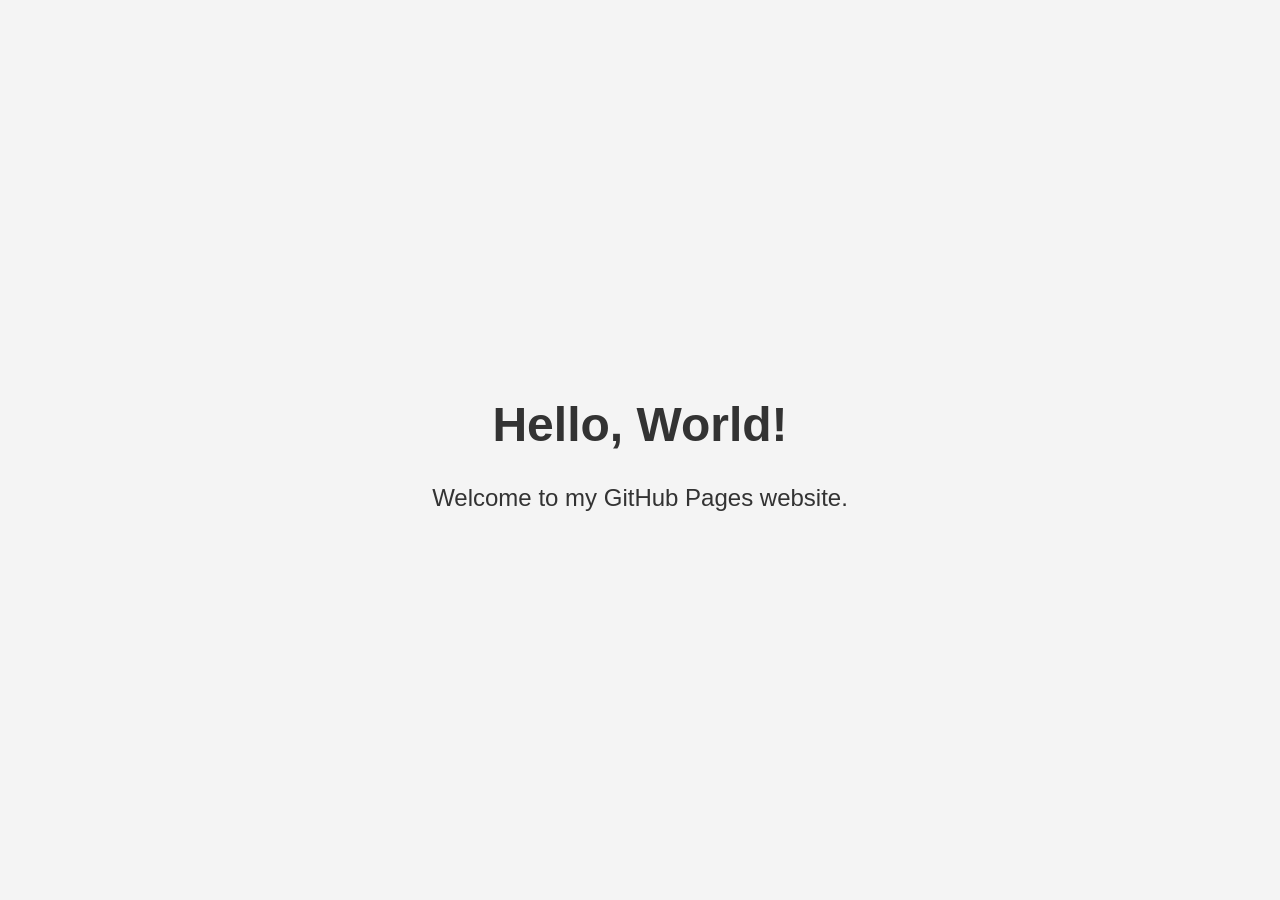
<file: main.html>
<!DOCTYPE html>
<html lang="en">
<head>
    <meta charset="UTF-8">
    <meta name="viewport" content="width=device-width, initial-scale=1.0">
    <title>My GitHub Pages Site</title>
    <style>
        body {
            font-family: Arial, sans-serif;
            background-color: #f4f4f4;
            margin: 0;
            padding: 0;
            display: flex;
            justify-content: center;
            align-items: center;
            height: 100vh;
            color: #333;
        }
        .container {
            text-align: center;
        }
        h1 {
            font-size: 3rem;
        }
        p {
            font-size: 1.5rem;
        }
    </style>
</head>
<body>
    <div class="container">
        <h1>Hello, World!</h1>
        <p>Welcome to my GitHub Pages website.</p>
    </div>
</body>
</html>
</file>
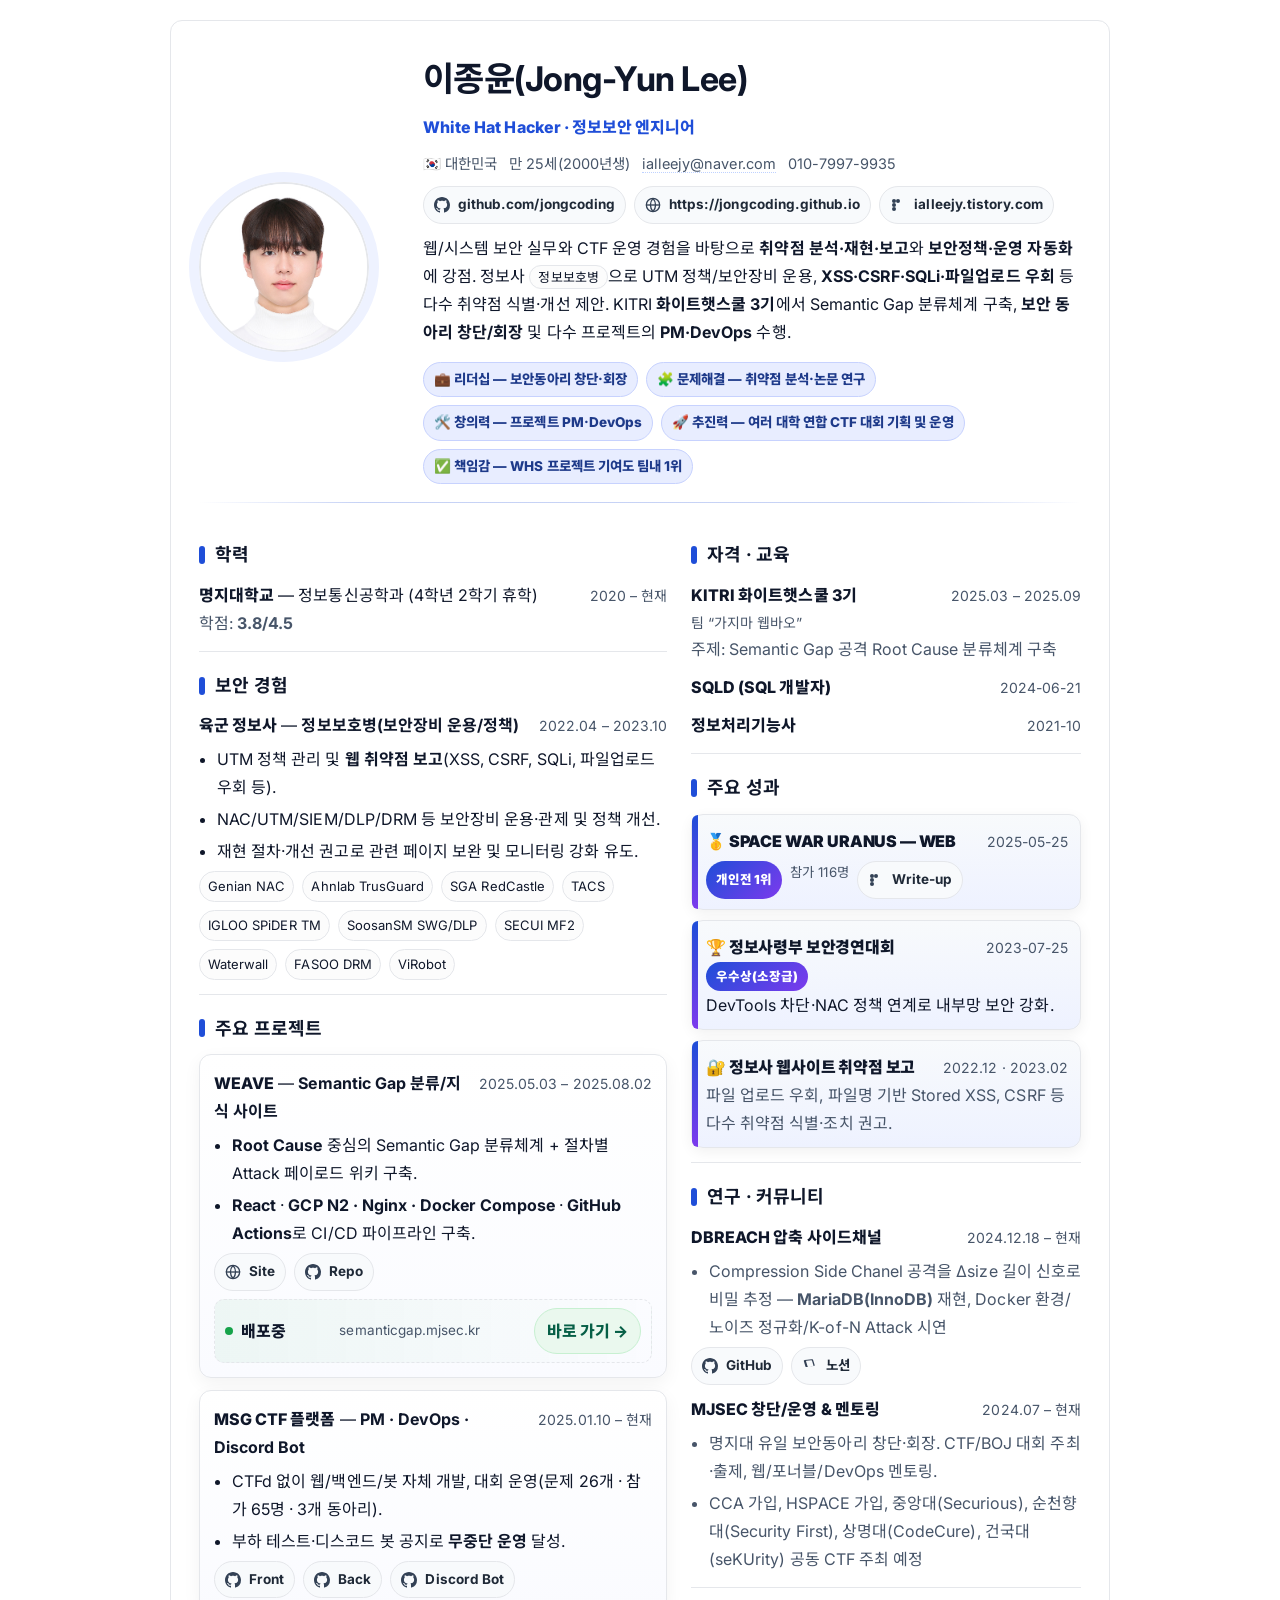
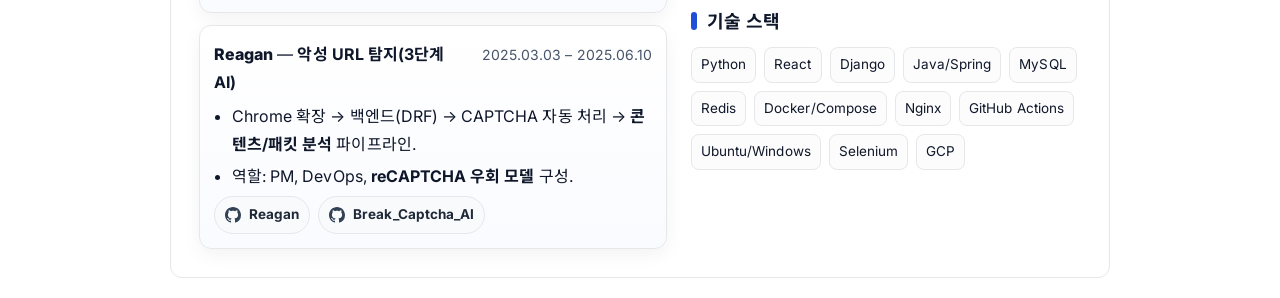
<file: Resume_Lee_JongYun_KO_v8.html>
<!DOCTYPE html>
<html lang="ko">
<head>
  <meta charset="UTF-8">
  <title>이종윤 — 이력서(정보보안)</title>
  <meta name="viewport" content="width=device-width, initial-scale=1">
  <!-- Readable web fonts -->
  <link rel="preconnect" href="https://fonts.googleapis.com">
  <link rel="preconnect" href="https://fonts.gstatic.com" crossorigin>
  <link href="https://fonts.googleapis.com/css2?family=Inter:wght@400;600;700;800&family=Noto+Sans+KR:wght@400;500;700;900&display=swap" rel="stylesheet">
  <style>
    :root{
      --ink:#0f172a;      /* slate-900 */
      --muted:#475569;    /* slate-600 */
      --line:#e5e7eb;     /* gray-200 */
      --brand:#1f4ed8;    /* blue-700 */
      --soft:#eef2ff;     /* indigo-50 */
      --chip:#e2e8f0;     /* slate-200 */
      --live:#16a34a;     /* green-600 */
      --radius:12px;
    }
    *{ box-sizing:border-box; }
    html{ -webkit-print-color-adjust:exact; print-color-adjust:exact; }
    body{
      margin:0;
      color:var(--ink);
      background:#fff;
      font: 16px/1.75 "Inter", "Noto Sans KR", system-ui, -apple-system, Segoe UI, Roboto, Apple SD Gothic Neo, "Malgun Gothic", sans-serif;
      -webkit-font-smoothing: antialiased; -moz-osx-font-smoothing: grayscale;
      letter-spacing: .003em;
    }
    .page{
      max-width: 940px;
      margin: 20px auto;
      padding: 28px;
      border:1px solid var(--line);
      border-radius: var(--radius);
    }

    /* ===== Header ===== */
    header{
      display:grid;
      grid-template-columns: 200px 1fr; /* enlarged column for bigger photo */
      gap:24px;
      align-items:center;
    }
    .photo{
      width:170px; height:170px; border-radius:50%;
      overflow:hidden; position:relative;
      border:2px solid var(--line);
      outline: 10px solid var(--soft);
      background:#fafafa; display:grid; place-items:center; font-weight:900; color:#94a3b8;
    }
    .photo img{ width:100%; height:100%; object-fit:cover; display:block; }
    .hgroup h1{ margin:0 0 4px; font-size:34px; letter-spacing:-.015em; }
    .hgroup .role{ font-weight:800; color:var(--brand); }
    .meta{
      display:flex; flex-wrap:wrap; gap:8px 12px; margin-top:10px;
      color:var(--muted); font-size:14.5px;
    }
    .meta a{ color:inherit; text-decoration:none; border-bottom:1px dotted #bfd2ff; }
    .meta a:hover{ color:var(--brand); }
    .summary{ margin-top:10px; }

    /* Key strengths */
    .strengths{ display:flex; flex-wrap:wrap; gap:8px; margin-top:10px; }
    .strength{
      padding:5px 10px; border-radius:999px; font-size:13.5px; font-weight:800;
      background: #e8edff; color:#1e3a8a; border:1px solid #c7d2fe;
    }

    /* Icon chips for links */
    .chips-row{ display:flex; flex-wrap:wrap; gap:8px; margin-top:10px; }
    .link-chip{
      display:inline-flex; align-items:center; gap:8px;
      padding:6px 10px; border-radius:999px; font-size:13.5px; font-weight:700;
      color:#1f2937; background:#f8fafc; border:1px solid var(--line);
      text-decoration:none;
    }
    .link-chip:hover{ border-color:#bfdbfe; background:#f1f5f9; }
    .link-chip .ico{ width:16px; height:16px; color:#334155; }

    /* Sections */
    h2{
      font-size:18px; margin:18px 0 10px; letter-spacing:.01em;
      display:flex; align-items:center; gap:10px;
    }
    h2::before{
      content:""; width:6px; height:18px; border-radius:6px; background:var(--brand);
      flex:0 0 auto;
    }
    .grid{ display:grid; grid-template-columns: 1.2fr 1fr; gap:24px; }
    .item{ margin:10px 0; }
    .top{ display:flex; justify-content:space-between; gap:12px; align-items:baseline; }
    .where{ font-weight:800; }
    .when{ font-size:14px; color:var(--muted); white-space:nowrap; }
    .role{ font-weight:700; color:var(--ink); }
    .muted{ color:var(--muted); }
    ul{ margin:6px 0 0 18px; padding:0; }
    li{ margin:4px 0; }

    .links{ display:flex; flex-wrap:wrap; gap:8px; margin-top:6px; }
    .chip{ font-size:13px; padding:3px 8px; border-radius:999px; border:1px solid var(--line); background:#fcfcfc; }

    /* Dividers */
    .divider{
      border:0; height:1px; margin:18px 0;
      background:
        linear-gradient(90deg, transparent, rgba(31,78,216,.25) 18%, rgba(31,78,216,.25) 82%, transparent);
    }
    .subdiv{ height:1px; background:var(--line); border:0; margin:14px 0; }

    /* Skills band */
    .skills{ display:flex; flex-wrap:wrap; gap:8px; margin-top:10px; }
    .skill{ padding:5px 9px; border:1px solid var(--line); border-radius:8px; font-size:13.5px; background:#fcfcfc; }

    /* LIVE bar for projects */
    .livebar{
      margin-top:8px; padding:8px 10px;
      border:1px dashed var(--line); border-radius:10px;
      display:flex; align-items:center; justify-content:space-between; gap:10px;
      background: linear-gradient(90deg, rgba(22,163,74,.06), transparent);
    }
    .live-left{ display:flex; align-items:center; gap:8px; font-weight:800; }
    .dot{
      width:8px; height:8px; border-radius:50%; background:var(--live);
      box-shadow: 0 0 0 0 rgba(22,163,74,.65);
      animation: ping 1.6s infinite;
    }
    @keyframes ping{
      0% { box-shadow:0 0 0 0 rgba(22,163,74,.55); }
      70%{ box-shadow:0 0 0 10px rgba(22,163,74,0); }
      100%{ box-shadow:0 0 0 0 rgba(22,163,74,0); }
    }
    .livebar .domain{ color:var(--muted); font-size:13.5px; }
    .btn-live{
      display:inline-flex; align-items:center; gap:8px; padding:8px 12px;
      border-radius:999px; border:1px solid #c7f0d1; background:#eaf8ee; color:#065f46; font-weight:800; text-decoration:none;
    }
    .btn-live:hover{ background:#daf3e1; }

    /* Special grid to avoid line overlap for long titles */
    .top-grid{
      display:grid; grid-template-columns: 1fr auto; gap:4px 12px; align-items:baseline;
    }
    .subline{ color:var(--muted); font-size:14px; margin-top:2px; }

    /* ===== 강조된 '선정 성과' 카드 ===== */
    .achv-list{ display:grid; gap:10px; }
    .achv{
      position:relative; padding:12px 12px 10px 14px; border-radius:12px;
      border:1px solid var(--line);
      background: linear-gradient(180deg, #f8fafc, var(--soft));
      box-shadow: 0 4px 14px rgba(2,6,23,.06);
    }
    .achv::before{
      content:""; position:absolute; left:0; top:0; bottom:0; width:6px; border-radius:12px 0 0 12px;
      background: linear-gradient(180deg, var(--brand), #7c3aed);
    }
    .achv-head{ display:flex; justify-content:space-between; gap:12px; align-items:baseline; }
    .achv-title{ font-weight:900; letter-spacing:-.01em; }
    .achv-meta{ font-size:14px; color:var(--muted); white-space:nowrap; }
    .achv small{ color:var(--muted); }
    .achv .row{ display:flex; flex-wrap:wrap; gap:8px; margin-top:6px; }
    .badge{
      display:inline-flex; align-items:center; gap:6px; padding:4px 10px; border-radius:999px;
      font-size:12.5px; font-weight:900; color:#fff;
      background: linear-gradient(135deg, var(--brand), #7c3aed);
    }

    /* ===== Project cards ===== */
    .proj-list{ display:grid; gap:12px; }
    .card{
      padding:14px; border:1px solid var(--line); border-radius:12px;
      background: linear-gradient(180deg,#fff,#fafbff);
      box-shadow: 0 6px 18px rgba(2,6,23,.05);
    }
    .card .top{ margin-bottom:6px; }
    .card:hover{ box-shadow: 0 10px 24px rgba(2,6,23,.08); }
    @media print{
      .page{ border:0; border-radius:0; margin:0; padding:12mm 12mm 14mm; }
      a{ color:inherit; text-decoration:none; }
      .dot{ animation:none; box-shadow:none; }
      .livebar{ background:#f6fef8; border-style:solid; }
      .achv{ background:#fff; box-shadow:none; }
      .achv::before{ background:#000; }
      .card{ background:#fff; box-shadow:none; }
    }
  </style>

  <!-- Inline SVG icons -->
  <svg aria-hidden="true" style="position:absolute; width:0; height:0; overflow:hidden">
    <symbol id="i-github" viewBox="0 0 16 16">
      <path fill="currentColor" d="M8 0C3.58 0 0 3.58 0 8c0 3.54 2.29 6.53 5.47 7.59c.4.07.55-.17.55-.38c0-.19-.01-.82-.01-1.49c-2.01.37-2.53-.49-2.69-.94c-.09-.23-.48-.94-.82-1.13c-.28-.15-.68-.52-.01-.53c.63-.01 1.08.58 1.23.82c.72 1.21 1.87.87 2.33.66c.07-.52.28-.87.51-1.07c-1.78-.2-3.64-.89-3.64-3.95c0-.87.31-1.59.82-2.15c-.08-.2-.36-1.01.08-2.11c0 0 .67-.21 2.2.82c.64-.18 1.32-.27 2-.27s1.36.09 2 .27c1.53-1.04 2.2-.82 2.2-.82c.44 1.1.16 1.91.08 2.11c.51.56.82 1.27.82 2.15c0 3.07-1.87 3.75-3.65 3.95c.29.25.54.73.54 1.48c0 1.07-.01 1.93-.01 2.2c0 .21.15.46.55.38A8.013 8.013 0 0 0 16 8c0-4.42-3.58-8-8-8"/>
    </symbol>
    <symbol id="i-globe" viewBox="0 0 24 24" fill="none" stroke="currentColor">
      <circle cx="12" cy="12" r="10" stroke-width="2"/>
      <path d="M2 12h20" stroke-width="2"/>
      <path d="M12 2a15 15 0 0 1 0 20M12 2a15 15 0 0 0 0 20" stroke-width="2"/>
    </symbol>
    <symbol id="i-notion" viewBox="0 0 256 256">
      <path fill="currentColor" d="M45 32.7L157 19.2c14-1.7 18 3.5 22 16.6l22 72.6c4 13.1-1 19.2-15 20.9l-112 13.5c-14 1.7-18-3.5-22-16.6L30 53.6c-4-13.2 1-19.2 15-20.9Zm26.9 11.8c-6.5.8-8.2 4.9-6.5 11.4l23.4 77c1.7 5.7 4.9 8.5 11.4 7.7l76.2-9.2c6.5-.8 8.5-4.1 6.9-9.8l-23.4-77c-1.6-5.3-4.9-8.5-11.4-7.7Z"/>
    </symbol>
    <symbol id="i-tistory" viewBox="0 0 24 24">
      <circle cx="6" cy="6"  r="3" fill="currentColor"/>
      <circle cx="6" cy="12" r="3" fill="currentColor"/>
      <circle cx="6" cy="18" r="3" fill="currentColor"/>
      <circle cx="12" cy="6" r="3" fill="currentColor"/>
    </symbol>
  </svg>
</head>
<body>
  <section class="page">
    <header>
      <div class="photo" aria-label="프로필 사진">
        <img src="assets/profile.jpg" alt="이종윤 프로필 사진" onerror="this.parentNode.textContent='JY';">
      </div>
      <div class="hgroup">
        <h1>이종윤(Jong-Yun Lee)</h1>
        <div class="role">White Hat Hacker · 정보보안 엔지니어</div>
        <div class="meta">
          <span>🇰🇷 대한민국</span>
          <span>만 25세(2000년생)</span>
          <span><a href="mailto:ialleejy@naver.com">ialleejy@naver.com</a></span>
          <span>010-7997-9935</span>
        </div>
        <div class="chips-row" aria-label="주요 링크">
          <a class="link-chip" href="https://github.com/jongcoding" target="_blank" rel="noopener">
            <svg class="ico" aria-hidden="true"><use href="#i-github"/></svg> github.com/jongcoding
          </a>
          <a class="link-chip" href="https://jongcoding.github.io" target="_blank" rel="noopener">
            <svg class="ico" aria-hidden="true"><use href="#i-globe"/></svg> https://jongcoding.github.io
          </a>
          <a class="link-chip" href="https://ialleejy.tistory.com" target="_blank" rel="noopener">
            <svg class="ico" aria-hidden="true"><use href="#i-tistory"/></svg> ialleejy.tistory.com
          </a>
        </div>
        <p class="summary">
          웹/시스템 보안 실무와 CTF 운영 경험을 바탕으로 <b>취약점 분석·재현·보고</b>와 <b>보안정책·운영 자동화</b>에 강점.
          정보사 <span class="chip">정보보호병</span>으로 UTM 정책/보안장비 운용, <b>XSS·CSRF·SQLi·파일업로드 우회</b> 등 다수 취약점 식별·개선 제안.
          KITRI <b>화이트햇스쿨 3기</b>에서 Semantic Gap 분류체계 구축, <b>보안 동아리 창단/회장</b> 및 다수 프로젝트의 <b>PM·DevOps</b> 수행.
        </p>
        <div class="strengths" aria-label="핵심 강점">
          <span class="strength">💼 리더십 — 보안동아리 창단·회장</span>
          <span class="strength">🧩 문제해결 — 취약점 분석·논문 연구</span>
          <span class="strength">🛠️ 창의력 — 프로젝트 PM·DevOps</span>
          <span class="strength">🚀 추진력 — 여러 대학 연합 CTF 대회 기획 및 운영</span>
          <span class="strength">✅ 책임감 — WHS 프로젝트 기여도 팀내 1위</span>
        </div>
      </div>
    </header>

    <hr class="divider">

    <div class="grid">
      <!-- Main column -->
      <div>
        <h2>학력</h2>
        <div class="item">
          <div class="top">
            <div><span class="where">명지대학교</span> — 정보통신공학과 (4학년 2학기 휴학)</div>
            <div class="when">2020 – 현재</div>
          </div>
          <div class="muted">학점: <b>3.8/4.5</b></div>
        </div>

        <hr class="subdiv">

        <h2>보안 경험</h2>
        <div class="item">
          <div class="top">
            <div><span class="where">육군 정보사</span> — <span class="role">정보보호병(보안장비 운용/정책)</span></div>
            <div class="when">2022.04 – 2023.10</div>
          </div>
          <ul>
            <li>UTM 정책 관리 및 <b>웹 취약점 보고</b>(XSS, CSRF, SQLi, 파일업로드 우회 등).</li>
            <li>NAC/UTM/SIEM/DLP/DRM 등 보안장비 운용·관제 및 정책 개선.</li>
            <li>재현 절차·개선 권고로 관련 페이지 보완 및 모니터링 강화 유도.</li>
          </ul>
          <div class="links">
            <span class="chip">Genian NAC</span><span class="chip">Ahnlab TrusGuard</span><span class="chip">SGA RedCastle</span>
            <span class="chip">TACS</span><span class="chip">IGLOO SPiDER TM</span><span class="chip">SoosanSM SWG/DLP</span>
            <span class="chip">SECUI MF2</span><span class="chip">Waterwall</span><span class="chip">FASOO DRM</span><span class="chip">ViRobot</span>
          </div>
        </div>

        <hr class="subdiv">

        <h2>주요 프로젝트</h2>
        <div class="proj-list">
          <article class="card project">
            <div class="top">
              <div><span class="where">WEAVE</span> — <span class="role">Semantic Gap 분류/지식 사이트</span></div>
              <div class="when">2025.05.03 – 2025.08.02</div>
            </div>
            <ul>
              <li><b>Root Cause</b> 중심의 Semantic Gap 분류체계 + 절차별 Attack 페이로드 위키 구축.</li>
              <li><b>React</b> · <b>GCP N2 · Nginx · Docker Compose</b> · <b>GitHub Actions</b>로 CI/CD 파이프라인 구축.</li>
            </ul>
            <div class="links">
              <a class="link-chip" href="https://semanticgap.mjsec.kr" target="_blank" rel="noopener">
                <svg class="ico" aria-hidden="true"><use href="#i-globe"/></svg> Site
              </a>
              <a class="link-chip" href="https://github.com/WHS-webao/semantic_gap" target="_blank" rel="noopener">
                <svg class="ico" aria-hidden="true"><use href="#i-github"/></svg> Repo
              </a>
            </div>
            <div class="livebar" role="note" aria-label="WEAVE 배포 상태">
              <div class="live-left">
                <span class="dot" aria-hidden="true"></span>
                <span>배포중</span>
              </div>
              <span class="domain">semanticgap.mjsec.kr</span>
              <a class="btn-live" href="https://semanticgap.mjsec.kr" target="_blank" rel="noopener">바로 가기 →</a>
            </div>
          </article>

          <article class="card project">
            <div class="top">
              <div><span class="where">MSG CTF 플랫폼</span> — <span class="role">PM · DevOps · Discord Bot</span></div>
              <div class="when">2025.01.10 – 현재</div>
            </div>
            <ul>
              <li>CTFd 없이 웹/백엔드/봇 자체 개발, 대회 운영(문제 26개 · 참가 65명 · 3개 동아리).</li>
              <li>부하 테스트·디스코드 봇 공지로 <b>무중단 운영</b> 달성.</li>
            </ul>
            <div class="links">
              <a class="link-chip" href="https://github.com/jongcoding/MSG_CTF_WEB" target="_blank" rel="noopener">
                <svg class="ico" aria-hidden="true"><use href="#i-github"/></svg> Front
              </a>
              <a class="link-chip" href="https://github.com/jongcoding/MSG_CTF_BACK" target="_blank" rel="noopener">
                <svg class="ico" aria-hidden="true"><use href="#i-github"/></svg> Back
              </a>
              <a class="link-chip" href="https://github.com/jongcoding/MSG_DISCORDBOT" target="_blank" rel="noopener">
                <svg class="ico" aria-hidden="true"><use href="#i-github"/></svg> Discord Bot
              </a>
            </div>
          </article>

          <article class="card project">
            <div class="top">
              <div><span class="where">Reagan</span> — <span class="role">악성 URL 탐지(3단계 AI)</span></div>
              <div class="when">2025.03.03 – 2025.06.10</div>
            </div>
            <ul>
              <li>Chrome 확장 → 백엔드(DRF) → CAPTCHA 자동 처리 → <b>콘텐츠/패킷 분석</b> 파이프라인.</li>
              <li>역할: PM, DevOps, <b>reCAPTCHA 우회 모델</b> 구성.</li>
            </ul>
            <div class="links">
              <a class="link-chip" href="https://github.com/MJSEC-MJU/Reagan" target="_blank" rel="noopener">
                <svg class="ico" aria-hidden="true"><use href="#i-github"/></svg> Reagan
              </a>
              <a class="link-chip" href="https://github.com/MJSEC-MJU/breakrecapcha_v2" target="_blank" rel="noopener">
                <svg class="ico" aria-hidden="true"><use href="#i-github"/></svg> Break_Captcha_AI
              </a>
            </div>
          </article>
        </div>
      </div>

      <!-- Side column -->
      <div>
        <h2>자격 · 교육</h2>
        <div class="item">
          <div class="top-grid">
            <div>
              <div class="where">KITRI 화이트햇스쿨 3기</div>
              <div class="subline">팀 “가지마 웹바오”</div>
            </div>
            <div class="when">2025.03 – 2025.09</div>
          </div>
          <div class="muted">주제: Semantic Gap 공격 Root Cause 분류체계 구축</div>
        </div>
        <div class="item">
          <div class="top"><div class="where">SQLD (SQL 개발자)</div><div class="when">2024-06-21</div></div>
        </div>
        <div class="item">
          <div class="top"><div class="where">정보처리기능사</div><div class="when">2021-10</div></div>
        </div>

        <hr class="subdiv">

        <h2>주요 성과</h2>
        <div class="achv-list">
          <article class="achv">
            <div class="achv-head">
              <div class="achv-title">🥇 SPACE WAR URANUS — WEB</div>
              <div class="achv-meta">2025-05-25</div>
            </div>
            <div class="row">
              <span class="badge">개인전 1위</span>
              <small>참가 116명</small>
              <a class="link-chip" href="https://ialleejy.tistory.com/54" target="_blank" rel="noopener">
                <svg class="ico" aria-hidden="true"><use href="#i-tistory"/></svg> Write-up
              </a>
            </div>
          </article>

          <article class="achv">
            <div class="achv-head">
              <div class="achv-title">🏆 정보사령부 보안경연대회</div>
              <div class="achv-meta">2023-07-25</div>
            </div>
            <span class="badge">우수상(소장급)</span>
            <div> DevTools 차단·NAC 정책 연계로 내부망 보안 강화.</div>
          </article>

          <article class="achv">
            <div class="achv-head">
              <div class="achv-title">🔐 정보사 웹사이트 취약점 보고</div>
              <div class="achv-meta">2022.12 · 2023.02</div>
            </div>
            <div class="muted">파일 업로드 우회, 파일명 기반 Stored XSS, CSRF 등 다수 취약점 식별·조치 권고.</div>
          </article>
        </div>

        <hr class="subdiv">

        <h2>연구 · 커뮤니티</h2>
        <div class="item">
          <div class="top"><div class="where">DBREACH 압축 사이드채널</div><div class="when">2024.12.18 – 현재</div></div>
          <ul class="muted">
            <li>Compression Side Chanel 공격을 Δsize 길이 신호로 비밀 추정 — <b>MariaDB(InnoDB)</b> 재현, Docker 환경/노이즈 정규화/K-of-N Attack 시연</li>
          </ul>
          <div class="links">
            <a class="link-chip" href="https://github.com/jongcoding/compression-side" target="_blank" rel="noopener">
              <svg class="ico" aria-hidden="true"><use href="#i-github"/></svg> GitHub
            </a>
            <a class="link-chip" href="https://www.notion.so/dbreach-attack-code-19110e1b513780388c51e433398afb36" target="_blank" rel="noopener">
              <svg class="ico" aria-hidden="true"><use href="#i-notion"/></svg> 노션
            </a>
          </div>
        </div>
        <div class="item">
          <div class="top"><div class="where">MJSEC 창단/운영 & 멘토링</div><div class="when">2024.07 – 현재</div></div>
          <ul class="muted">
            <li>명지대 유일 보안동아리 창단·회장. CTF/BOJ 대회 주최·출제, 웹/포너블/DevOps 멘토링.</li>
            <li>CCA 가입, HSPACE 가입, 중앙대(Securious), 순천향대(Security First), 상명대(CodeCure), 건국대(seKUrity) 공동 CTF 주최 예정</li>
          </ul>
        </div>

        <hr class="subdiv">

        <h2>기술 스택</h2>
        <div class="skills">
          <span class="skill">Python</span><span class="skill">React</span><span class="skill">Django</span>
          <span class="skill">Java/Spring</span><span class="skill">MySQL</span><span class="skill">Redis</span>
          <span class="skill">Docker/Compose</span><span class="skill">Nginx</span><span class="skill">GitHub Actions</span>
          <span class="skill">Ubuntu/Windows</span><span class="skill">Selenium</span><span class="skill">GCP</span>
        </div>
      </div>
    </div>
  </section>
</body>
</html>
</file>
<file: assets/portfolio.css>
@font-face {
  font-family: SUIT;
  src: url("fonts/SUIT-Variable.woff2") format("woff2");
  font-weight: 100 900;
  font-style: normal;
  font-display: swap;
}
@font-face {
  font-family: Manrope;
  src: url("fonts/Manrope-Latin-Variable.woff2") format("woff2");
  font-weight: 200 800;
  font-style: normal;
  font-display: swap;
  unicode-range: U+0000-00FF, U+0131, U+0152-0153, U+02BB-02BC, U+02C6, U+02DA, U+02DC, U+0304, U+0308, U+0329, U+2000-206F, U+20AC, U+2122, U+2191, U+2193, U+2212, U+2215, U+FEFF, U+FFFD;
}
:root {
  color-scheme: light;
  --paper: #fff;
  --ink: #20242b;
  --secondary: #505762;
  --muted: #656d77;
  --line: #e4e7eb;
  --accent: #365d7b;
  --page-width: 1120px;
  --font-body: SUIT, -apple-system, BlinkMacSystemFont, "Segoe UI", sans-serif;
  --font-display: Manrope, SUIT, -apple-system, BlinkMacSystemFont, sans-serif;
  font-family: var(--font-body);
  font-synthesis: none;
  -webkit-font-smoothing: antialiased;
}
* { box-sizing: border-box; }
html { scroll-behavior: smooth; scroll-padding-top: 94px; }
body { background: var(--paper); color: var(--ink); font-size: 16px; line-height: 1.75; }
body, h1, h2, h3, h4, p, figure, dl, dd { margin: 0; }
h1, h2, h3 { font-family: var(--font-display); text-wrap: balance; }
p, dd { text-wrap: pretty; }
a { color: inherit; text-decoration-thickness: 1px; text-underline-offset: 5px; }
a:hover { color: var(--accent); }
a:focus-visible, button:focus-visible, summary:focus-visible { outline: 2px solid var(--accent); outline-offset: 5px; }
button { font: inherit; }
::selection { color: #223c52; background: #e5edf3; }
img { display: block; max-width: 100%; height: auto; }
.sr-only { position: absolute; width: 1px; height: 1px; padding: 0; margin: -1px; overflow: hidden; clip-path: inset(50%); white-space: nowrap; border: 0; }
.brand-title, .project-brand { display: flex; align-items: center; gap: 14px; }
.brand-mark { flex: 0 0 auto; width: 42px; height: 42px; object-fit: contain; }
.project-brand { margin: 17px 0 20px; gap: 18px; }
.project-brand .msgctf-mark { width: 74px; height: 74px; }
.feature .project-brand h3 { margin: 0; }
.wordmark-title img { width: auto; object-fit: contain; object-position: left center; }
.gnawlab-wordmark img { height: 62px; max-width: 206px; }
.enki-wordmark img { width: 202px; height: 54px; max-width: 100%; }
.incognito-mark { width: 43px; height: 43px; }
a, button, summary { -webkit-tap-highlight-color: transparent; }
.wrap { width: min(var(--page-width), calc(100% - 96px)); margin-inline: auto; }
.skip-link { position: fixed; top: 10px; left: 10px; padding: 10px 18px; z-index: 10; color: #fff; background: var(--ink); transform: translateY(-160%); }
.skip-link:focus-visible { transform: translateY(0); }
.site-header { position: sticky; top: 0; z-index: 5; background: var(--paper); }
.header-inner { min-height: 76px; display: flex; align-items: center; justify-content: space-between; gap: 24px; border-bottom: 1px solid var(--line); }
.wordmark { font-family: var(--font-display); font-size: 21px; font-weight: 700; letter-spacing: -.035em; text-decoration: none; }
.header-right, .nav, .language-switch { display: flex; align-items: center; }
.header-right { gap: 34px; }
.nav { gap: 30px; }
.nav a { display: flex; align-items: center; min-height: 44px; font-size: 14px; text-decoration: none; color: var(--secondary); }
.nav a:hover { color: var(--ink); text-decoration: underline; }
.language-switch { gap: 0; padding-left: 22px; border-left: 1px solid var(--line); }
.language-switch a { display: flex; align-items: center; justify-content: center; min-height: 44px; min-width: 32px; font-size: 12px; text-decoration: none; color: var(--muted); }
.language-switch [aria-current="page"] { font-weight: 700; color: var(--ink); }
.hero { display: grid; grid-template-columns: minmax(0, 1fr) 158px; gap: 64px; align-items: center; padding: 64px 0 52px; }
.hero h1 { font-size: 76px; font-weight: 600; letter-spacing: -.055em; line-height: 1.08; }
.hero-identity { display: flex; gap: 18px; font-size: 14px; color: var(--secondary); margin-top: 12px; }
.hero-identity span { color: var(--muted); }
.hero-role { font-size: 25px; line-height: 1.5; font-weight: 600; letter-spacing: -.018em; margin-top: 28px; }
.hero-copy { margin-top: 16px; color: var(--secondary); font-size: 16px; line-height: 1.85; word-break: keep-all; }
.hero-links { margin-top: 24px; }
.link-row { display: flex; flex-wrap: wrap; align-items: center; gap: 0 21px; }
.link-row a { display: inline-flex; align-items: center; min-height: 40px; padding-block: 6px; font-size: 14px; font-weight: 500; color: var(--ink); text-decoration-color: #c2c8d0; text-underline-offset: 4px; }
.link-row a:hover { color: var(--accent); text-decoration-color: currentColor; }
.github-link, .service-link { display: inline-flex; align-items: center; gap: 7px; }
.link-icon { width: 16px; height: 16px; flex: 0 0 16px; object-fit: contain; }
.link-icon--docker { width: 24px; height: 24px; flex-basis: 24px; }
.github-link--primary, .service-link { text-decoration: none; }
.github-link--primary > span, .service-link > span { text-decoration: underline; text-decoration-color: #c2c8d0; text-underline-offset: 4px; }
.github-link--primary:hover > span, .service-link:hover > span { text-decoration-color: currentColor; }
.hero-links .link-icon { width: 18px; height: 18px; flex-basis: 18px; }
.link-set, .reference-links { display: flex; flex-wrap: wrap; align-items: center; gap: 0 24px; max-width: 100%; min-width: 0; }
.repository-links, .service-links { display: flex; align-items: flex-start; gap: 18px; max-width: 100%; min-width: 0; }
.repository-label, .service-label { display: inline-flex; flex: 0 0 auto; align-items: center; gap: 7px; min-height: 40px; font-size: 13px; font-weight: 500; color: var(--muted); }
.repository-label .link-icon { opacity: .7; }
.repository-links > .link-row, .service-links > .link-row { flex: 1; min-width: 0; }
.hero-links .link-row { column-gap: 28px; }
.hero-links a { font-size: 15px; min-height: 44px; font-weight: 500; }
.hero-links a > span, .contact > .link-row a > span { text-decoration: none; }
.hero-links a:hover > span, .contact > .link-row a:hover > span { text-decoration: underline; text-decoration-color: currentColor; }
.portrait { align-self: start; margin-top: 8px; }
.portrait img { width: 158px; height: 197px; object-fit: cover; object-position: center 37%; }
.eyebrow { font-size: 13px; color: var(--muted); font-variant-numeric: tabular-nums; }
.highlights { display: grid; grid-template-columns: 1fr 1fr; column-gap: 64px; border-top: 1px solid #adb6c0; border-bottom: 1px solid var(--line); padding: 28px 0; }
.highlights h2 { font-size: 22px; font-weight: 600; letter-spacing: -.025em; line-height: 1.45; margin: 8px 0 12px; }
.highlights h2 span { font-weight: 400; }
.highlights article > p:not(.eyebrow) { font-size: 14px; color: var(--secondary); word-break: keep-all; }
.highlights article > p.highlight-note { color: var(--muted); margin-top: 2px; }
.highlights .link-row { margin-top: 9px; }
.highlights .link-row a { font-size: 14px; }
.section { padding-block: 56px; border-bottom: 1px solid var(--line); }
.section-heading { margin-bottom: 32px; }
.section-heading h2 { font-size: 26px; letter-spacing: -.025em; font-weight: 700; }
.section-heading > p:empty { display: none; }
.feature-main, .project-row { display: grid; grid-template-columns: minmax(0, 1fr) minmax(0, 1.12fr); gap: 64px; align-items: center; }
.project-meta { display: flex; gap: 15px; flex-wrap: wrap; font-size: 13px; color: var(--muted); font-variant-numeric: tabular-nums; }
.status { color: var(--accent); font-weight: 600; }
.feature h3 { font-size: 38px; font-weight: 600; letter-spacing: -.025em; line-height: 1.17; margin: 17px 0 18px; }
.feature h3 span { font-weight: 400; }
.project-description { font-size: 16px; line-height: 1.85; color: var(--secondary); word-break: keep-all; }
.contribution { margin-top: 23px; display: grid; gap: 12px; }
.contribution dt { font-size: 13px; font-weight: 600; margin-bottom: 3px; }
.contribution dd { color: var(--secondary); font-size: 14px; line-height: 1.8; word-break: keep-all; }
.contribution dd a { display: inline-flex; align-items: center; min-height: 32px; color: var(--ink); text-decoration-color: #c0c5bb; }
.feature-link { display: inline-flex; align-items: center; min-height: 44px; margin-top: 11px; font-size: 14px; text-decoration-color: #c0c5bb; }
.feature-repositories { display: grid; grid-template-columns: 110px minmax(0, 1fr); align-items: start; gap: 24px; padding-top: 21px; margin-top: 29px; border-top: 1px solid var(--line); }
.feature-repositories > p { color: var(--muted); font-size: 13px; }
.feature-repositories .link-row { column-gap: 24px; }
.feature-repositories a { font-size: 13px; }
.project-row { padding-block: 48px; border-top: 1px solid var(--line); }
.feature + .project-row { margin-top: 48px; }
.project-row:last-child { padding-bottom: 0; }
.project-row .project-film { order: 2; }
.project-row .project-copy { order: 1; }
.project-copy h3 { font-size: 32px; line-height: 1.35; font-weight: 600; letter-spacing: -.025em; margin: 12px 0 16px; }
.project-copy > p:not(.project-meta) { font-size: 16px; line-height: 1.85; color: var(--secondary); word-break: keep-all; }
.project-copy p.role-line { font-size: 13px; margin-top: 18px; color: var(--muted); }
.role-line span { margin-left: 11px; color: var(--secondary); }
.project-copy > .link-row, .project-copy > .link-set { margin-top: 15px; }
.resource-details { margin-top: 10px; font-size: 13px; color: var(--muted); }
.resource-details summary { display: inline-flex; gap: 8px; align-items: center; list-style: none; min-height: 36px; cursor: pointer; }
.resource-details summary::-webkit-details-marker { display: none; }
.resource-details summary::before { content: '+'; font-size: 16px; width: 12px; text-align: center; }
.resource-details[open] summary::before { content: '−'; }
.resource-details .link-row { padding: 2px 0 5px 20px; }
.resource-details a { font-size: 13px; }
.job, .activity-row { display: grid; grid-template-columns: 265px minmax(0, 1fr); gap: 55px; }
.job { padding-bottom: 39px; }
.job + .job { padding-top: 32px; border-top: 1px solid var(--line); }
.job:last-child { padding-bottom: 0; }
.job-heading h3 { font-size: 24px; line-height: 1.4; font-weight: 600; letter-spacing: -.03em; margin: 8px 0; }
.job-role { color: var(--secondary); font-size: 14px; line-height: 1.7; }
.text-link { display: inline-flex; align-items: center; min-height: 36px; margin-top: 11px; font-size: 13px; text-decoration-color: #c0c5bb; }
.workstreams { display: grid; gap: 23px; }
.workstreams dt { font-size: 16px; font-weight: 600; margin-bottom: 6px; }
.workstreams dd { max-width: 74ch; color: var(--secondary); font-size: 15px; line-height: 1.8; word-break: keep-all; }
.challenge-grid { display: grid; grid-template-columns: 1fr 1fr; gap: 28px; margin-top: 28px; border-top: 1px solid var(--line); padding-top: 24px; }
.challenge-event { font-size: 13px; color: var(--muted); }
.challenge-grid h4 { font-size: 17px; font-weight: 600; line-height: 1.5; letter-spacing: -.02em; margin: 7px 0; }
.challenge-grid p:not(.challenge-event) { font-size: 13px; color: var(--secondary); }
.challenge-grid .link-row { margin-top: 8px; }
.challenge-grid .link-row a { font-size: 14px; }
.activity-row { padding: 32px 0; border-top: 1px solid var(--line); }
.section-heading + .activity-row { padding-top: 0; border-top: 0; }
.activity-row:last-child { padding-bottom: 0; }
.activity-heading h3 { font-size: 21px; font-weight: 600; margin: 6px 0 4px; }
.activity-heading > p:last-child { font-size: 14px; color: var(--secondary); }
.activity-body > p { max-width: 74ch; font-size: 15px; line-height: 1.8; color: var(--secondary); word-break: keep-all; }
.activity-body > p + p { margin-top: 13px; }
.activity-body .link-row { margin-top: 11px; }
.activity-body > .link-set { margin-top: 11px; }
.activity-body .link-row a { font-size: 14px; }
.authorship-note { display: flex; flex-wrap: wrap; align-items: baseline; gap: 5px 18px; margin-top: 20px; padding-top: 17px; border-top: 1px solid var(--line); font-size: 14px; line-height: 1.8; color: var(--secondary); }
.authorship-note strong { color: var(--ink); font-weight: 600; }
.archive-copy .mjsec-mark { width: 32px; height: 32px; }
.authored-links { display: flex; flex-wrap: wrap; align-items: baseline; gap: 4px 16px; margin-top: 7px; }
.authored-links > span { font-size: 13px; color: var(--muted); }
.authored-links .link-row { margin-top: 0; column-gap: 18px; }
.authored-links .link-row a { font-size: 14px; }
.archive-row { display: grid; grid-template-columns: 145px minmax(0, 1fr); gap: 30px; padding: 28px 0; border-top: 1px solid var(--line); }
.section-heading + .archive-row { padding-top: 0; border-top: 0; }
.archive-row:last-child { padding-bottom: 0; }
.archive-year { font-size: 14px; color: var(--muted); padding-top: 4px; font-variant-numeric: tabular-nums; }
.archive-copy h3 { font-size: 21px; font-weight: 600; letter-spacing: -.02em; }
.archive-copy > p { color: var(--secondary); font-size: 15px; margin-top: 7px; word-break: keep-all; }
.archive-copy > p.archive-role { font-size: 13px; color: var(--muted); margin-top: 7px; }
.archive-copy > .link-row, .archive-copy > .link-set { margin-top: 10px; }
.archive-copy .link-row a { font-size: 14px; }
.link-set > .link-row, .reference-links > .link-row, .repository-links > .link-row, .service-links > .link-row { margin-top: 0; }
.repository-links .link-row a, .service-links .link-row a, .feature-repositories .link-row a { color: var(--secondary); text-decoration: none; }
.repository-links .link-row a:hover, .service-links .link-row a:hover, .feature-repositories .link-row a:hover { color: var(--accent); text-decoration: underline; }
.team-record { display: grid; grid-template-columns: 265px 1fr; gap: 55px; padding-bottom: 30px; margin-bottom: 31px; border-bottom: 1px solid var(--line); }
.team-record h3 { font-size: 21px; font-weight: 600; }
.team-record p { font-size: 15px; color: var(--secondary); }
.team-record > div:first-child p { font-size: 13px; color: var(--muted); margin-top: 3px; }
.team-record .link-row { margin-top: 8px; }
.team-record .link-row a { font-size: 14px; }
.awards-grid { display: grid; grid-template-columns: repeat(3, 1fr); gap: 45px; }
.awards-grid h3 { font-size: 18px; font-weight: 600; margin-top: 8px; }
.awards-grid .award-result { font-size: 30px; letter-spacing: -.03em; line-height: 1.4; margin: 13px 0 5px; color: var(--ink); font-weight: 500; }
.awards-grid article > p:not(.award-result) { font-size: 13px; color: var(--muted); }
.awards-grid .link-row { margin-top: 9px; column-gap: 18px; }
.awards-grid .link-row a { font-size: 14px; }
.writeups { display: flex; align-items: baseline; flex-wrap: wrap; gap: 10px 28px; padding-top: 22px; margin-top: 30px; border-top: 1px solid var(--line); }
.writeups h3 { font-size: 14px; font-weight: 500; color: var(--muted); }
.participation-note { font-size: 13px; color: var(--muted); margin-top: 13px; line-height: 1.8; }
.about-grid { display: grid; grid-template-columns: 1fr 1fr; gap: 64px; }
.education, .toolkit { display: grid; align-content: start; gap: 22px; }
.education dt { font-size: 16px; font-weight: 600; display: flex; align-items: center; gap: 14px; }
.education dd { font-size: 14px; color: var(--secondary); margin-top: 4px; }
.education-status { font-size: 13px; font-weight: 500; color: var(--accent); }
.toolkit dt { font-size: 14px; font-weight: 600; margin-bottom: 5px; }
.toolkit dd { font-size: 15px; color: var(--secondary); line-height: 1.8; }
.military-service { display: grid; grid-template-columns: 265px minmax(0, 1fr); gap: 55px; padding-block: 42px; }
.military-heading h2 { font-size: 26px; font-weight: 700; letter-spacing: -.025em; }
.military-heading .project-meta { margin-top: 10px; }
.military-body h3 { font-size: 21px; font-weight: 600; letter-spacing: -.02em; }
.military-body > p { max-width: 74ch; margin-top: 12px; font-size: 15px; line-height: 1.8; color: var(--secondary); word-break: keep-all; }
.military-body > .military-role { margin-top: 4px; font-size: 14px; color: var(--muted); }
.military-body .link-row { margin-top: 11px; }
.contact { display: flex; justify-content: space-between; align-items: center; gap: 25px; padding: 42px 0; border-bottom: 1px solid var(--line); }
.contact > .link-row { column-gap: 24px; }
.contact h2 { font-size: 14px; font-weight: 400; color: var(--muted); margin-bottom: 9px; }
.contact-email { font-family: var(--font-display); font-size: 30px; line-height: 1.4; letter-spacing: -.025em; text-decoration: none; }
.contact-email:hover { text-decoration: underline; }
.site-footer { display: flex; justify-content: space-between; gap: 20px; color: var(--muted); font-size: 12px; padding: 22px 0 30px; }
.site-footer a { text-decoration: none; }
@media (max-width: 1000px) {
  .wrap { width: calc(100% - 64px); }
  .feature-main, .project-row { gap: 34px; }
  .feature h3 { font-size: 33px; }
  .hero { gap: 40px; }
  .hero h1 { font-size: 66px; }
  .highlights { gap: 35px; }
  .highlights h2 { font-size: 20px; }
  .job, .activity-row, .team-record, .military-service { grid-template-columns: 215px minmax(0, 1fr); gap: 35px; }
  .feature-repositories { grid-template-columns: 90px minmax(0, 1fr); }
  .about-grid { gap: 40px; }
}
@media (max-width: 760px) {
  html { scroll-padding-top: 112px; }
  .wrap { width: calc(100% - 40px); }
  .header-inner { min-height: 0; display: grid; grid-template-columns: 1fr auto; gap: 0 16px; padding-top: 8px; }
  .wordmark { grid-column: 1; grid-row: 1; }
  .header-right { display: contents; }
  .nav { grid-column: 1 / -1; grid-row: 2; justify-content: space-between; gap: 20px; }
  .nav a { min-height: 40px; }
  .language-switch { grid-column: 2; grid-row: 1; padding-left: 0; border-left: 0; }
  .hero { padding: 48px 0 35px; grid-template-columns: minmax(0, 1fr) 105px; gap: 28px; }
  .hero h1 { font-size: 56px; }
  .hero-role { font-size: 22px; margin-top: 24px; }
  .hero-copy { font-size: 15px; }
  .portrait img { width: 105px; height: 133px; }
  .highlights { gap: 25px; }
  .highlights h2 { font-size: 20px; }
  .highlights h2 span { display: block; }
  .section { padding-block: 36px; }
  .section-heading { margin-bottom: 24px; }
  .section-heading h2 { font-size: 23px; }
  .feature-main, .project-row { grid-template-columns: 1fr; gap: 26px; }
  .feature h3 br { display: none; }
  .feature h3 span::before { content: ' '; }
  .feature h3 { font-size: 34px; }
  .feature .project-film, .project-row .project-film { width: 100%; }
  .feature-repositories { grid-template-columns: 1fr; gap: 4px; padding-top: 15px; margin-top: 18px; }
  .feature-repositories .link-row { column-gap: 24px; }
  .project-row { padding-block: 35px; }
  .feature + .project-row { margin-top: 30px; }
  .project-copy h3 { font-size: 29px; }
  .job, .activity-row, .team-record { grid-template-columns: 1fr; gap: 24px; }
  .job { padding-bottom: 30px; }
  .job:last-child { padding-bottom: 0; }
  .job + .job { padding-top: 27px; }
  .job-heading h3 { font-size: 23px; }
  .job-role br { display: none; }
  .job-heading .text-link { margin-top: 6px; }
  .activity-row { gap: 17px; padding-block: 27px; }
  .archive-row { grid-template-columns: 100px minmax(0, 1fr); gap: 24px; }
  .team-record { gap: 13px; }
  .awards-grid { gap: 25px; }
  .awards-grid h3 { font-size: 16px; }
  .awards-grid .award-result { font-size: 25px; }
  .about-grid { grid-template-columns: 1fr; gap: 35px; }
  .toolkit { padding-top: 28px; border-top: 1px solid var(--line); }
  .military-service { grid-template-columns: 1fr; gap: 20px; padding-block: 32px; }
  .military-heading h2 { font-size: 23px; }
  .contact { align-items: flex-start; flex-direction: column; gap: 18px; padding-block: 30px; }
}
@media (max-width: 520px) {
  .wordmark { font-size: 18px; }
  .header-right { gap: 12px; }
  .nav { gap: 18px; }
  .nav a { font-size: 13px; }
  .nav .about-nav { display: flex; }
  .language-switch a { min-width: 27px; }
  .hero { grid-template-columns: minmax(0, 1fr) 77px; gap: 0 16px; align-items: start; padding-top: 38px; }
  .hero-text { display: contents; }
  .hero h1 { grid-column: 1; font-size: 54px; margin-top: 2px; }
  .hero-identity { grid-column: 1; font-size: 13px; gap: 12px; margin-top: 11px; }
  .hero-role, .hero-copy, .hero-links { grid-column: 1 / -1; }
  .hero-role { font-size: 23px; margin-top: 32px; }
  .hero-copy { font-size: 15px; margin-top: 12px; }
  .hero-links { margin-top: 16px; }
  .hero-links .link-row { column-gap: 27px; }
  .hero-links > .link-row, .contact > .link-row { display: grid; grid-template-columns: repeat(2, max-content); column-gap: 30px; row-gap: 2px; }
  .hero-links a { font-size: 14px; }
  .portrait { grid-column: 2; grid-row: 1 / 3; margin: 0; }
  .portrait img { width: 77px; height: 99px; }
  .highlights { grid-template-columns: 1fr; gap: 0; padding-block: 0; }
  .highlights article { padding-block: 22px; }
  .highlights article + article { border-top: 1px solid var(--line); }
  .highlights h2 { font-size: 22px; }
  .highlights h2 span { display: inline; }
  .feature h3 { font-size: 32px; }
  .project-brand { gap: 12px; }
  .project-brand .msgctf-mark { width: 58px; height: 58px; }
  .feature .project-brand h3 { font-size: 30px; }
  .feature h3 br { display: initial; }
  .feature h3 span::before { content: none; }
  .project-description, .project-copy > p:not(.project-meta) { font-size: 15px; }
  .project-copy p.role-line { font-size: 13px; }
  .project-copy > .link-row, .project-copy > .link-set { margin-top: 12px; }
  .link-row { column-gap: 22px; }
  .link-row a, .resource-details summary { min-height: 40px; }
  .challenge-grid { grid-template-columns: 1fr; gap: 22px; }
  .challenge-grid > div + div { border-top: 1px solid var(--line); padding-top: 20px; }
  .archive-row { grid-template-columns: 1fr; gap: 6px; padding-block: 24px; }
  .archive-year { font-size: 13px; padding: 0; }
  .archive-copy h3 { font-size: 20px; }
  .awards-grid { grid-template-columns: 1fr; gap: 0; }
  .awards-grid article { display: grid; grid-template-columns: 1fr auto; column-gap: 20px; padding-bottom: 23px; }
  .awards-grid article + article { border-top: 1px solid var(--line); padding-top: 23px; }
  .awards-grid article:last-child { padding-bottom: 0; }
  .awards-grid h3 { font-size: 17px; grid-column: 1; }
  .awards-grid .project-meta { grid-column: 1; }
  .awards-grid .award-result { grid-column: 2; grid-row: 1 / 4; align-self: center; margin: 0; font-size: 26px; }
  .awards-grid article > p:not(.award-result):not(.project-meta) { grid-column: 1; margin-top: 6px; }
  .awards-grid .link-row { grid-column: 1 / -1; }
  .writeups { row-gap: 4px; }
  .contact-email { font-size: 29px; }
  .site-footer { gap: 9px; flex-wrap: wrap; font-size: 12px; }
}
@media (max-width: 360px) {
  .header-right { gap: 7px; }
  .nav { gap: 12px; }
  .language-switch a { min-width: 23px; }
  .hero { grid-template-columns: minmax(0, 1fr) 61px; column-gap: 12px; }
  .hero h1 { font-size: 47px; }
  .portrait img { width: 61px; height: 80px; }
  .hero-role { font-size: 21px; }
  .hero-links .link-row { column-gap: 23px; }
  .highlights h2 { font-size: 20px; }
  .project-brand .msgctf-mark { width: 48px; height: 48px; }
  .feature .project-brand h3 { font-size: 29px; }
  .contact-email { font-size: 25px; }
}
@media (prefers-reduced-motion: reduce) {
  html { scroll-behavior: auto; }
}
@media print {
  :root { --paper: #fff; --ink: #000; --secondary: #333; --muted: #555; }
  body { font-size: 10pt; }
  .wrap { width: 100%; }
  .site-header, .skip-link, .site-footer, .resource-details { display: none; }
  .hero { padding: 0 0 20px; grid-template-columns: 1fr 90px; }
  .hero-text { display: block; }
  .hero h1, html[lang="ko"] .hero h1 { font-size: 32pt; }
  .hero-role { font-size: 16pt; margin-top: 18px; }
  .portrait { margin: 0; grid-row: auto; grid-column: auto; }
  .portrait img { width: 90px; height: 115px; }
  .hero-copy { font-size: 10pt; }
  .highlights, .about-grid, .challenge-grid { grid-template-columns: 1fr 1fr; }
  .highlights article { padding-block: 10px; }
  .highlights article + article { border: 0; }
  .section { padding-block: 25px; }
  .section-heading { margin-bottom: 20px; }
  .feature-main, .project-row { grid-template-columns: 1fr 1fr; gap: 25px; }
  .feature h3 { font-size: 25pt; }
  .project-row { padding-block: 23px; }
  .job, .activity-row, .team-record { grid-template-columns: 160px 1fr; gap: 25px; }
  .archive-row { grid-template-columns: 90px 1fr; }
  .toolkit { border: 0; padding: 0; }
  .feature-main, .highlights, .project-row, .challenge-grid, .activity-row, .archive-row, .awards-grid article { break-inside: avoid; }
  h2, h3, .section-heading { break-after: avoid; }
}
</file>
<file: assets/portfolio-motion.css>
.project-film {
  --film-bg: #f4f1e9;
  --film-surface: #fffdf8;
  --film-ink: #383329;
  --film-muted: #827966;
  --film-rule: #dbd5c7;
  --film-accent: #987441;
  --film-tint: #eee4d0;
  --film-duration: 12s;
  min-width: 0;
  background: var(--film-bg);
  border: 1px solid var(--film-rule);
  border-radius: 6px;
  overflow: hidden;
  box-shadow: none;
}
.film-msgctf {
  --film-bg: #f1f3f5;
  --film-surface: #fff;
  --film-ink: #25303a;
  --film-muted: #697780;
  --film-rule: #d5dce1;
  --film-accent: #c44643;
  --film-tint: #e9edf1;
}
.film-weave {
  --film-bg: #eff1f7;
  --film-surface: #fbfcff;
  --film-ink: #303c55;
  --film-muted: #6c768e;
  --film-rule: #d0d7e4;
  --film-accent: #6174a6;
  --film-tint: #e0e6f3;
}
.film-dbreach {
  --film-bg: #edf2f4;
  --film-surface: #fafdfe;
  --film-ink: #2c4353;
  --film-muted: #6c808d;
  --film-rule: #cbd7de;
  --film-accent: #547f96;
  --film-tint: #dce8ef;
}
.film-stage { position: relative; overflow: hidden; aspect-ratio: 560 / 376; isolation: isolate; }
.film-stage svg { display: block; width: 100%; height: 100%; font-family: var(--font-body); }
.project-film figcaption { display: flex; align-items: center; justify-content: space-between; gap: 12px; min-height: 48px; padding: 0 17px; background: #fff; border-top: 1px solid var(--film-rule); font-size: 11px; color: #606661; line-height: 1.5; }
.project-film button { display: flex; flex: 0 0 auto; align-items: center; gap: 7px; min-height: 44px; padding: 3px 0 3px 7px; border: 0; background: none; color: #343c37; font: inherit; cursor: pointer; }
.project-film button:hover { color: #000; text-decoration: underline; text-underline-offset: 4px; }
.project-film button:focus-visible { outline: 2px solid #505c54; outline-offset: 4px; }
.project-film button[hidden] { display: none; }
.play-icon { fill: currentColor; }
.pause-icon { fill: none; stroke: currentColor; stroke-width: 2; display: none; }
[data-state="running"] .play-icon { display: none; }
[data-state="running"] .pause-icon { display: block; }
.story-brand { font-size: 16px; font-weight: 600; fill: var(--film-ink); letter-spacing: -.4px; }
.story-label { font-size: 11px; fill: var(--film-muted); }
.story-rule { stroke: var(--film-rule); stroke-width: 1; }
.story-heading { font-size: 20px; font-weight: 500; fill: var(--film-ink); letter-spacing: -.45px; }
.film-header-paper { fill: #fff; }
.showcase-heading { font-size: 21px; font-weight: 600; fill: var(--film-ink); letter-spacing: -.5px; }
.plate-layer { stroke: var(--film-rule); stroke-width: .8; }
.layer-back { fill: #e2e6ea; }
.layer-middle { fill: #ecf0f3; }
.plate-face { fill: var(--film-surface); stroke: var(--film-rule); stroke-width: .8; }
.vendor-service { fill: var(--film-muted); font-size: 12px; }
.vendor-caption { fill: var(--film-ink); font-size: 15px; font-weight: 500; letter-spacing: -.2px; }
.ledger-title { fill: var(--film-ink); font-size: 16px; font-weight: 600; letter-spacing: -.3px; }
.ledger-rule { fill: none; stroke: #e3e7ea; stroke-width: 1; }
.ledger-provider { fill: #384853; font-size: 14px; font-weight: 500; }
.ledger-detail { fill: #77828b; font-size: 11px; }
.ledger-foot { fill: #7c878e; font-size: 11px; letter-spacing: .2px; }
.allocation-slip { opacity: 0; }
.allocation-slip rect { fill: #f5ece9; stroke: #c8847b; stroke-width: .8; }
.allocation-slip path { fill: none; stroke: #bd7a70; stroke-width: 1.4; }
.allocation-receipt > rect { fill: #28343e; stroke: #17262f; stroke-width: .7; }
.allocation-receipt > text { fill: #f8f9fa; font-size: 16px; font-weight: 500; letter-spacing: -.25px; }
.receipt-rule { stroke: #4a5760; stroke-width: 1; }
.reservation-step text { fill: #e4e9ed; font-size: 13px; }
.reservation-step path { fill: none; stroke: #e79d90; stroke-width: 1.7; stroke-linecap: round; stroke-linejoin: round; }
.workspace-back { fill: #dbe2e7; stroke: #c9d2da; stroke-width: .8; }
.workspace-middle { fill: #e8edf1; stroke: #d5dde3; stroke-width: .8; }
.workspace-label { fill: #677985; font-size: 12px; font-weight: 600; letter-spacing: .8px; }
.workload rect { fill: #f3f6f8; stroke: #e6ebee; stroke-width: .7; }
.workload path { stroke: #637f91; stroke-width: 1.4; fill: none; stroke-linecap: round; stroke-linejoin: round; }
.workload text { fill: #455968; font-size: 13px; }
.film-gnawlab .layer-back { fill: #e7e0d3; }
.folio-back { transform-origin: 178px 226px; transform: rotate(4deg); }
.folio-back path { fill: #e4dccd; stroke: #d3c6b3; stroke-width: .8; }
.research-folio { transform-origin: 170px 280px; }
.folio-paper { fill: #fffefb; stroke: #d3c9b7; stroke-width: .8; }
.folio-fold { fill: #ede6d8; stroke: #d3c9b7; stroke-width: .8; }
.folio-kicker { fill: #968362; font-size: 10px; font-weight: 500; letter-spacing: 1.25px; }
.folio-title { fill: #4c4333; font-size: 21px; font-weight: 500; letter-spacing: -.5px; }
.folio-lines { stroke: #e6dfd2; stroke-width: 4; }
.document-delivery { opacity: 0; }
.document-delivery rect { fill: #fffdf6; stroke: #c6b58f; stroke-width: 1; }
.document-delivery path { stroke: #b8a47b; stroke-width: 1.3; fill: none; }
.service-caption { fill: #5e5443; font-size: 12px; font-weight: 500; }
.service-primary { font-size: 16px; font-weight: 600; letter-spacing: -.3px; }
.object-note { fill: #8a7f6b; font-size: 12px; }
.context-wire { stroke: #d7cdbc; stroke-width: 1.2; fill: none; }
.context-wire-ink { stroke: #a28b60; stroke-width: 1.5; fill: none; stroke-dasharray: 100; stroke-dashoffset: 0; }
.lab-signature { fill: #958468; font-size: 10px; font-weight: 500; letter-spacing: 1.4px; }
.story-scene { transform-origin: 280px 200px; }
.scene-two, .scene-three { opacity: 0; visibility: hidden; }
.scene-one { opacity: 1; }
.surface { fill: var(--film-surface); stroke: var(--film-rule); stroke-width: 1; }
.node-title { font-size: 16px; font-weight: 500; fill: var(--film-ink); letter-spacing: -.25px; }
.small-label, .scene-note { font-size: 13px; fill: var(--film-muted); }
.route-guide { stroke: var(--film-rule); stroke-width: 1.5; fill: none; stroke-linejoin: round; }
.route-ink { stroke: var(--film-accent); stroke-width: 1.5; fill: none; stroke-linejoin: round; stroke-dasharray: 100; stroke-dashoffset: 0; }
.context-stroke { stroke: #baa06d; stroke-width: 7; stroke-dasharray: 100; stroke-dashoffset: 0; }
.trust-boundary { stroke: var(--film-accent); stroke-width: 1.5; stroke-dasharray: 100; stroke-dashoffset: 0; }
.taxonomy-column > rect { fill: #fbfcff; stroke: #d0d7e4; stroke-width: 1; }
.folder-tab { fill: #e2e7f0; stroke: #c5cfdf; stroke-width: .8; }
.selected-column .folder-tab { fill: #8da6d6; stroke: #7696cd; }
.case-underlay { fill: #dce2ed; stroke: #cbd5e7; stroke-width: .8; }
.taxonomy-column > text { fill: var(--film-ink); font-size: 14px; font-weight: 600; }
.taxonomy-divider { stroke: #d8deea; stroke-width: 1; }
.case-list text { fill: #8290aa; font-size: 10px; }
.selected-column > rect { fill: #dfe6f5; stroke: #95a6cb; }
.selected-column .taxonomy-divider { stroke: #b9c6e0; }
.selected-column .case-list text { fill: #576f9c; }
.taxonomy-breadcrumb { fill: #697da6; font-size: 14px; }
.case-heading { fill: #354765; font-size: 30px; letter-spacing: -.8px; font-weight: 500; }
.case-description { fill: #6b7690; font-size: 16px; }
.case-page-mark path { stroke: #8194bb; stroke-width: 1.5; fill: #ecf0fa; }
.comparison-kicker { font-size: 10px; font-weight: 600; letter-spacing: 1.3px; fill: #8c99af; }
.comparison-input { font-size: 14px; fill: #536682; }
.comparison-component { font-size: 12px; fill: #7d8ca6; }
.comparison-output { font-size: 23px; font-weight: 500; fill: #38598c; letter-spacing: -.5px; }
.interpretation-b .comparison-output { fill: #7d6450; }
.interpretation-line { stroke: #82a2d3; stroke-width: 6; }
.interpretation-tail { stroke: #d3ddee; stroke-width: 6; }
.interpretation-b .interpretation-line { stroke: #b8a48d; }
.interpretation-b .interpretation-tail { stroke: #e5dccf; }
.compose-frame { fill: none; stroke: #c3d1d9; stroke-width: 1; }
.runner-mark rect { fill: #9fb8c6; stroke: #7899ab; stroke-width: .7; }
.database-mark path { fill: #d6e3eb; stroke: #7295a8; stroke-width: 1.3; }
.raw-bytes .byte-tone-0, .compressed-bytes .byte-tone-0 { fill: #6e94aa; }
.raw-bytes .byte-tone-1, .compressed-bytes .byte-tone-1 { fill: #a3becc; }
.raw-bytes .byte-tone-2, .compressed-bytes .byte-tone-2 { fill: #ccdde5; }
.raw-bytes rect, .compressed-bytes rect { stroke: #6e94aa; stroke-opacity: .12; stroke-width: 1; }
.compression-ink { stroke: #698ca0; fill: none; stroke-width: 2; stroke-dasharray: 100; stroke-dashoffset: 0; }
.size-bracket { stroke: #9fb4c0; stroke-width: 1; fill: none; }
.record-number { font-size: 14px; fill: #8a9daa; font-variant-numeric: tabular-nums; }
.record-title { font-size: 17px; fill: var(--film-ink); font-weight: 500; }
.record-detail { font-size: 14px; fill: var(--film-muted); }
.chapter-track { stroke: var(--film-rule); stroke-width: 2; }
.chapter-fill { stroke: var(--film-accent); stroke-width: 2; stroke-dasharray: 100; stroke-dashoffset: 100; }
.chapter text { font-size: 11px; fill: var(--film-muted); }
.chapter-number { font-size: 10px; font-variant-numeric: tabular-nums; }
.is-started .motion { animation-name: var(--motion); animation-duration: var(--film-duration); animation-timing-function: cubic-bezier(.3, .65, .3, 1); animation-fill-mode: both; animation-play-state: paused; }
.is-started .chapter-fill { animation-timing-function: linear; }
.is-started .story-scene, .is-started .platform-scene,
.is-started .transport-active, .is-started .health-trace, .is-started .health-delay,
.is-started .context-wire-ink, .is-started .route-ink, .is-started .compression-ink,
.is-started .trust-boundary, .is-started .image-scan { animation-timing-function: linear; }
/* Three 4-second scenes with no crossfade between content layers */
@keyframes shot-one {
  0% { opacity: 1; visibility: visible; }
  31.3333% { opacity: 1; visibility: visible; }
  33% { opacity: 0; visibility: hidden; }
  100% { opacity: 0; visibility: hidden; }
}
@keyframes chapter-1 {
  0% { stroke-dashoffset: 100; }
  33.3333% { stroke-dashoffset: 0; }
  100% { stroke-dashoffset: 0; }
}
@keyframes shot-two {
  0% { opacity: 0; visibility: hidden; }
  33.3333% { opacity: 0; visibility: hidden; }
  34.8333% { opacity: 1; visibility: visible; }
  64.6667% { opacity: 1; visibility: visible; }
  66.3333% { opacity: 0; visibility: hidden; }
  100% { opacity: 0; visibility: hidden; }
}
@keyframes chapter-2 {
  0% { stroke-dashoffset: 100; }
  33.3333% { stroke-dashoffset: 100; }
  66.6667% { stroke-dashoffset: 0; }
  100% { stroke-dashoffset: 0; }
}
@keyframes shot-three {
  0% { opacity: 0; visibility: hidden; }
  66.6667% { opacity: 0; visibility: hidden; }
  68.1667% { opacity: 1; visibility: visible; }
  100% { opacity: 1; visibility: visible; }
}
@keyframes chapter-3 {
  0% { stroke-dashoffset: 100; }
  66.6667% { stroke-dashoffset: 100; }
  100% { stroke-dashoffset: 0; }
}
/* GnawLab: document received → agent context → action group → trust boundary */
@keyframes folio-front {
  0% { opacity: 1; transform: translateY(4px); }
  2.5% { opacity: 1; transform: translateY(0); }
  100% { opacity: 1; transform: translateY(0); }
}
@keyframes folio-back {
  0% { opacity: 1; transform: rotate(4deg); }
  100% { opacity: 1; transform: rotate(4deg); }
}
@keyframes knowledge-lift {
  0% { opacity: 0; transform: translateY(6px); }
  4.5833% { opacity: 0; transform: translateY(6px); }
  7.9167% { opacity: 1; transform: translate(0, 0); }
  100% { opacity: 1; transform: translate(0, 0); }
}
@keyframes highlight-context {
  0% { stroke-dashoffset: 100; }
  8.75% { stroke-dashoffset: 100; }
  12.0833% { stroke-dashoffset: 0; }
  100% { stroke-dashoffset: 0; }
}
@keyframes document-delivery {
  0% { opacity: 0; transform: translateX(0); }
  13.3333% { opacity: 0; transform: translateX(0); }
  14.1667% { opacity: 1; transform: translateX(0); }
  21.6667% { opacity: 1; transform: translateX(78px); }
  22.6667% { opacity: 0; transform: translateX(84px); }
  100% { opacity: 0; transform: translateX(84px); }
}
@keyframes knowledge-receive {
  0% { stroke: #dbd5c7; }
  21.6667% { stroke: #dbd5c7; }
  23.3333% { stroke: #a28b60; }
  100% { stroke: #a28b60; }
}
@keyframes middle-1 {
  0% { opacity: 0; transform: translateY(6px); }
  35% { opacity: 0; transform: translateY(6px); }
  37.0833% { opacity: 1; transform: translate(0, 0); }
  100% { opacity: 1; transform: translate(0, 0); }
}
@keyframes bedrock-lift {
  0% { opacity: 0; transform: translateY(6px); }
  37.5% { opacity: 0; transform: translateY(6px); }
  40% { opacity: 1; transform: translate(0, 0); }
  100% { opacity: 1; transform: translate(0, 0); }
}
@keyframes context-wire-draw {
  0% { stroke-dashoffset: 100; }
  40.8333% { stroke-dashoffset: 100; }
  45% { stroke-dashoffset: 0; }
  100% { stroke-dashoffset: 0; }
}
@keyframes context-action-draw {
  0% { stroke-dashoffset: 100; }
  47.9167% { stroke-dashoffset: 100; }
  51.6667% { stroke-dashoffset: 0; }
  100% { stroke-dashoffset: 0; }
}
@keyframes middle-3 {
  0% { opacity: 0; transform: translateY(6px); }
  52.0833% { opacity: 0; transform: translateY(6px); }
  54.5833% { opacity: 1; transform: translate(0, 0); }
  100% { opacity: 1; transform: translate(0, 0); }
}
@keyframes boundary-draw {
  0% { stroke-dashoffset: 100; }
  79.1667% { stroke-dashoffset: 100; }
  85% { stroke-dashoffset: 0; }
  100% { stroke-dashoffset: 0; }
}
@keyframes comparison-conclusion {
  0% { opacity: 0; transform: translateY(6px); }
  86.25% { opacity: 0; transform: translateY(6px); }
  88.3333% { opacity: 1; transform: translate(0, 0); }
  100% { opacity: 1; transform: translate(0, 0); }
}
/* WEAVE: taxonomy entries precede selection, followed by case details and the two interpretations */
@keyframes taxonomy-1 {
  0% { opacity: 0; transform: translateY(6px); }
  2.9167% { opacity: 1; transform: translate(0, 0); }
  100% { opacity: 1; transform: translate(0, 0); }
}
@keyframes taxonomy-2 {
  0% { opacity: 0; transform: translateY(6px); }
  0.6667% { opacity: 0; transform: translateY(6px); }
  3.5833% { opacity: 1; transform: translate(0, 0); }
  100% { opacity: 1; transform: translate(0, 0); }
}
@keyframes taxonomy-3 {
  0% { opacity: 0; transform: translateY(6px); }
  1.3333% { opacity: 0; transform: translateY(6px); }
  4.25% { opacity: 1; transform: translate(0, 0); }
  100% { opacity: 1; transform: translate(0, 0); }
}
@keyframes taxonomy-4 {
  0% { opacity: 0; transform: translateY(6px); }
  2% { opacity: 0; transform: translateY(6px); }
  4.9167% { opacity: 1; transform: translate(0, 0); }
  100% { opacity: 1; transform: translate(0, 0); }
}
@keyframes taxonomy-5 {
  0% { opacity: 0; transform: translateY(6px); }
  2.6667% { opacity: 0; transform: translateY(6px); }
  5.5833% { opacity: 1; transform: translate(0, 0); }
  100% { opacity: 1; transform: translate(0, 0); }
}
@keyframes case-list-1 {
  0% { opacity: 0; transform: translateY(6px); }
  6.6667% { opacity: 0; transform: translateY(6px); }
  9.1667% { opacity: 1; transform: translate(0, 0); }
  100% { opacity: 1; transform: translate(0, 0); }
}
@keyframes case-list-2 {
  0% { opacity: 0; transform: translateY(6px); }
  7.6667% { opacity: 0; transform: translateY(6px); }
  10.1667% { opacity: 1; transform: translate(0, 0); }
  100% { opacity: 1; transform: translate(0, 0); }
}
@keyframes case-list-3 {
  0% { opacity: 0; transform: translateY(6px); }
  8.6667% { opacity: 0; transform: translateY(6px); }
  11.1667% { opacity: 1; transform: translate(0, 0); }
  100% { opacity: 1; transform: translate(0, 0); }
}
@keyframes taxonomy-select {
  0% { fill: #fbfcff; stroke: #d0d7e4; }
  16.6667% { fill: #fbfcff; stroke: #d0d7e4; }
  19.1667% { fill: #dfe6f5; stroke: #95a6cb; }
  100% { fill: #dfe6f5; stroke: #95a6cb; }
}
@keyframes taxonomy-select-tab {
  0% { fill: #e2e7f0; stroke: #c5cfdf; }
  16.6667% { fill: #e2e7f0; stroke: #c5cfdf; }
  19.1667% { fill: #8da6d6; stroke: #7696cd; }
  100% { fill: #8da6d6; stroke: #7696cd; }
}
@keyframes case-expand {
  0% { opacity: 0; transform: translateY(6px); }
  35% { opacity: 0; transform: translateY(6px); }
  37.5% { opacity: 1; transform: translate(0, 0); }
  100% { opacity: 1; transform: translate(0, 0); }
}
@keyframes case-breadcrumb {
  0% { opacity: 0; transform: translateY(6px); }
  38.3333% { opacity: 0; transform: translateY(6px); }
  40% { opacity: 1; transform: translate(0, 0); }
  100% { opacity: 1; transform: translate(0, 0); }
}
@keyframes case-title {
  0% { opacity: 0; transform: translateY(6px); }
  40.4167% { opacity: 0; transform: translateY(6px); }
  42.5% { opacity: 1; transform: translate(0, 0); }
  100% { opacity: 1; transform: translate(0, 0); }
}
@keyframes case-detail {
  0% { opacity: 0; transform: translateY(6px); }
  43.3333% { opacity: 0; transform: translateY(6px); }
  45.4167% { opacity: 1; transform: translate(0, 0); }
  100% { opacity: 1; transform: translate(0, 0); }
}
@keyframes last-1 {
  0% { opacity: 0; transform: translateY(6px); }
  68.3333% { opacity: 0; transform: translateY(6px); }
  70.8333% { opacity: 1; transform: translate(0, 0); }
  100% { opacity: 1; transform: translate(0, 0); }
}
@keyframes last-2 {
  0% { opacity: 0; transform: translateY(6px); }
  73.75% { opacity: 0; transform: translateY(6px); }
  76.25% { opacity: 1; transform: translate(0, 0); }
  100% { opacity: 1; transform: translate(0, 0); }
}
@keyframes last-3 {
  0% { opacity: 0; transform: translateY(6px); }
  79.1667% { opacity: 0; transform: translateY(6px); }
  81.6667% { opacity: 1; transform: translate(0, 0); }
  100% { opacity: 1; transform: translate(0, 0); }
}
/* DBREACH: services → connection, raw input → transfer → compressed output → size review */
@keyframes intro-1 {
  0% { opacity: 0; transform: translateY(6px); }
  2.5% { opacity: 1; transform: translate(0, 0); }
  100% { opacity: 1; transform: translate(0, 0); }
}
@keyframes intro-2 {
  0% { opacity: 0; transform: translateY(6px); }
  5.4167% { opacity: 0; transform: translateY(6px); }
  8.75% { opacity: 1; transform: translate(0, 0); }
  100% { opacity: 1; transform: translate(0, 0); }
}
@keyframes experiment-connect {
  0% { stroke-dashoffset: 100; }
  10.8333% { stroke-dashoffset: 100; }
  17.0833% { stroke-dashoffset: 0; }
  100% { stroke-dashoffset: 0; }
}
@keyframes raw-stage {
  0% { opacity: 0; transform: translateY(6px); }
  35% { opacity: 0; transform: translateY(6px); }
  37.5% { opacity: 1; transform: translateY(0); }
  54.1667% { opacity: 1; transform: translateY(0); }
  56.25% { opacity: .45; transform: translateY(0); }
  100% { opacity: .45; transform: translateY(0); }
}
@keyframes compression-pass {
  0% { stroke-dashoffset: 100; }
  40% { stroke-dashoffset: 100; }
  44.1667% { stroke-dashoffset: 0; }
  100% { stroke-dashoffset: 0; }
}
@keyframes compressed-label {
  0% { opacity: 0; transform: translateY(6px); }
  44.5833% { opacity: 0; transform: translateY(6px); }
  46.25% { opacity: 1; transform: translate(0, 0); }
  100% { opacity: 1; transform: translate(0, 0); }
}
@keyframes compress-byte-1 {
  0% { opacity: 0; transform: translate(-245px, -25px); }
  45% { opacity: 0; transform: translate(-245px, -25px); }
  45.6667% { opacity: .7; transform: translate(-225px, -22px); }
  49.1667% { opacity: 1; transform: translate(0, 0); }
  100% { opacity: 1; transform: translate(0, 0); }
}
@keyframes compress-byte-2 {
  0% { opacity: 0; transform: translate(-245px, -25px); }
  46.3333% { opacity: 0; transform: translate(-245px, -25px); }
  47% { opacity: .7; transform: translate(-225px, -22px); }
  50.5% { opacity: 1; transform: translate(0, 0); }
  100% { opacity: 1; transform: translate(0, 0); }
}
@keyframes compress-byte-3 {
  0% { opacity: 0; transform: translate(-245px, -25px); }
  47.6667% { opacity: 0; transform: translate(-245px, -25px); }
  48.3333% { opacity: .7; transform: translate(-225px, -22px); }
  51.8333% { opacity: 1; transform: translate(0, 0); }
  100% { opacity: 1; transform: translate(0, 0); }
}
@keyframes compress-byte-4 {
  0% { opacity: 0; transform: translate(-245px, -25px); }
  49% { opacity: 0; transform: translate(-245px, -25px); }
  49.6667% { opacity: .7; transform: translate(-225px, -22px); }
  53.1667% { opacity: 1; transform: translate(0, 0); }
  100% { opacity: 1; transform: translate(0, 0); }
}
@keyframes compress-byte-5 {
  0% { opacity: 0; transform: translate(-245px, -25px); }
  50.3333% { opacity: 0; transform: translate(-245px, -25px); }
  51% { opacity: .7; transform: translate(-225px, -22px); }
  54.5% { opacity: 1; transform: translate(0, 0); }
  100% { opacity: 1; transform: translate(0, 0); }
}
@keyframes compression-size {
  0% { opacity: 0; transform: translateY(6px); }
  55.4167% { opacity: 0; transform: translateY(6px); }
  57.0833% { opacity: 1; transform: translate(0, 0); }
  100% { opacity: 1; transform: translate(0, 0); }
}
@media (max-width: 520px) {
  .project-film figcaption { padding-inline: 12px; font-size: 11px; gap: 8px; }
  .project-film button { font-size: 11px; }
  .story-brand { font-size: 19px; }
  .story-label { font-size: 14px; }
  .story-heading { font-size: 21px; }
  .showcase-heading { font-size: 23px; }
  .vendor-caption { font-size: 16px; }
  .vendor-service { font-size: 14px; }
  .ledger-detail, .ledger-foot { font-size: 12px; }
  .service-caption, .object-note { font-size: 13px; }
  .service-primary { font-size: 16px; }
  .small-label, .scene-note { font-size: 14px; }
  .chapter text { font-size: 14px; }
  .chapter-number { font-size: 12px; }
  .taxonomy-column > text { font-size: 14px; }
  .record-detail { font-size: 14px; }
}
@media (prefers-reduced-motion: reduce) {
  .project-film *, .project-film *::before, .project-film *::after { animation: none !important; transition: none !important; }
  .project-film button { display: none !important; }
}
@media print {
  .project-film *, .project-film *::before, .project-film *::after { animation: none !important; }
  .project-film button { display: none !important; }
  .story-scene { transform: none !important; opacity: 0 !important; }
  .scene-one { opacity: 1 !important; }
}
</file>
<file: assets/portfolio-platform.css>
.feature-main { grid-template-columns: minmax(0, .82fr) minmax(0, 1.18fr); gap: 40px; align-items: start; }
.feature-copy, .feature-preview { min-width: 0; }
.feature-copy .contribution { margin-top: 18px; grid-template-columns: 1fr; gap: 13px; }
.feature-copy .contribution > div { display: grid; grid-template-columns: 65px minmax(0, 1fr); gap: 12px; }
.feature-copy .contribution dt { margin: 0; line-height: 1.8; }
.feature-copy .contribution dd a { min-height: 26px; }
.feature-copy .feature-link { margin-top: 5px; }
.feature-repositories { margin-top: 20px; padding-top: 14px; }
.feature + .project-row { margin-top: 32px; }
.platform-film { --film-duration: 24s; --film-bg: #f8fafb; --film-rule: #dfe5e9; }
.platform-stage { aspect-ratio: auto; }
.project-brand .msgctf-mark { width: 78px; height: 58px; }
.feature .project-brand h3 { font-size: 30px; line-height: 1.25; letter-spacing: -.025em; }
.platform-scenes { display: grid; padding: 20px 22px 14px; }
.platform-scene { grid-area: 1 / 1; min-width: 0; display: grid; grid-template-columns: 1fr; gap: 12px; align-content: start; opacity: 0; visibility: hidden; }
.platform-scene-0 { opacity: 1; visibility: visible; }
.scene-copy { min-width: 0; }
.scene-copy .scene-service { margin: 0 0 5px; font-family: var(--font-display); font-size: 14px; font-weight: 700; color: #426680; letter-spacing: 0; }
.scene-copy h4 { margin: 0; font-size: 21px; line-height: 1.45; font-weight: 600; letter-spacing: -.02em; color: #25313b; word-break: keep-all; text-wrap: balance; }
.scene-roles { display: flex; flex-wrap: wrap; gap: 4px 0; margin-top: 7px; font-size: 12px; line-height: 1.7; color: #67737d; }
.scene-roles span + span::before { content: '/'; color: #acb5bc; margin-inline: 7px; }
.pipeline-visual { min-width: 0; width: 100%; display: grid; grid-template-rows: 30px auto minmax(56px, auto); align-items: start; }
.pipeline-visual .pipeline-drawing { width: 100%; height: auto; max-height: 270px; overflow: visible; align-self: center; }
.pipeline-flow { list-style: none; display: flex; align-items: center; justify-content: space-between; gap: 10px; padding: 0 10px; margin: 0; min-height: 30px; }
.pipeline-flow li { display: flex; align-items: center; gap: 6px; color: #526875; font-size: 13px; font-weight: 500; white-space: nowrap; }
.pipeline-flow svg, .pipeline-result > svg { width: 17px; height: 17px; flex: 0 0 17px; fill: none; stroke: currentColor; stroke-width: 1.8; stroke-linecap: round; stroke-linejoin: round; }
.pipeline-flow svg { stroke-dasharray: 100; stroke-dashoffset: 0; }
.phase-marker { position: relative; display: grid; place-items: center; width: 17px; height: 17px; flex: 0 0 17px; border: 1px solid #c8d2d9; border-radius: 50%; }
.phase-check { display: grid; place-items: center; color: #41687e; }
.pipeline-flow .phase-check svg { width: 12px; height: 12px; }
.inventory-criteria { display: flex; align-items: center; justify-content: center; gap: 22px; min-height: 30px; color: #556c7f; font-size: 13px; }
.inventory-criteria span + span { padding-left: 22px; border-left: 1px solid #d9e1e6; }
.monitor-label { padding-inline: 10px; min-height: 30px; font-size: 14px; color: #62717c; }
.pipeline-result { min-height: 56px; padding: 8px 10px 0; border-top: 1px solid #e0e6eb; display: grid; grid-template-columns: 19px minmax(0,1fr); column-gap: 8px; align-items: center; color: #365468; }
.pipeline-result strong { font-size: 17px; font-weight: 600; line-height: 1.5; letter-spacing: -.012em; }
.pipeline-result > span { grid-column: 2; font-size: 13px; line-height: 1.7; color: #66737e; }
.pipeline-drawing .object-shadow { fill: #344b6210; filter: blur(3px); }
.source-shadow { fill: #394c5610; }
.source-paper { fill: #fff; stroke: #b4bfc5; stroke-width: 1.4; }
.source-fold { fill: #e8edf0; stroke: #b4bfc5; stroke-width: 1.3; }
.object-label { fill: #465966; font-family: var(--font-display); font-size: 16px; font-weight: 600; letter-spacing: .2px; }
.code-line { fill: none; stroke: #8ca2b3; stroke-width: 4; }
.manifest-line { fill: none; stroke: #a7b6bf; stroke-width: 3; }
.drawing-caption { font-family: var(--font-display); font-size: 20px; font-weight: 600; fill: #536b7d; letter-spacing: 0; }
.muted-caption { fill: #7d8a93; }
.transport-guide { fill: none; stroke: #d6dfe4; stroke-width: 1.7; }
.transport-active { fill: none; stroke: #6386a3; stroke-width: 2.1; stroke-linecap: round; }
.transport-active[pathLength] { stroke-dasharray: 100; stroke-dashoffset: 0; }
.layer-top { fill: #d8e6f0; stroke: #7396ae; stroke-width: 1.3; }
.layer-side { fill: #7197b3; stroke: #6589a3; stroke-width: 1.3; }
.layer-seam { fill: none; stroke: #a2bfd2; stroke-width: 1.2; }
.base-layer .layer-top { fill: #b9cedd; }
.dependency-layer .layer-top { fill: #c9dce8; }
.application-layer .layer-top { fill: #e2edf4; }
.registry-wall { fill: #d2dce3; stroke: #8ba0af; stroke-width: 1.4; }
.registry-top { fill: #f0f4f6; stroke: #8ba0af; stroke-width: 1.4; }
.registry-line { stroke: #95a9b8; fill: none; stroke-width: 1.5; }
.build-packet, .publish-packet { opacity: 0; }
.tool-caption { fill: #64816e; font-family: var(--font-display); font-size: 13px; font-weight: 600; }
.image-scan { fill: none; stroke: #7caa9b; stroke-width: 5; stroke-linecap: round; opacity: 0; }
.rack-top { fill: #e1e8ec; stroke: #93a6b4; stroke-width: 1.2; }
.rack-side { fill: #9daeba; stroke: #889eae; stroke-width: 1.2; }
.rack-front { fill: #c4d0d8; stroke: #92a6b4; stroke-width: 1.3; }
.rack-vents { fill: none; stroke: #7c94a5; stroke-width: 2; }
.rack-meter { fill: none; stroke: #eff6f7; stroke-width: 4; }
.selected-provider .rack-front { fill: #7e9eb5; stroke: #5d809b; }
.selected-provider .rack-top { fill: #cfdfeb; stroke: #7294af; }
.selected-provider .rack-side { fill: #577d9a; stroke: #577d9a; }
.selected-provider .rack-vents { stroke: #e8eff4; }
.selected-provider .rack-meter { stroke: #dce8ce; }
.reservation-label { font-size: 23px; fill: #4f7290; font-weight: 600; letter-spacing: 2px; }
.queue-back { fill: #d9e2e8; stroke: #a6b6c0; stroke-width: 1.2; }
.queue-mid { fill: #e7edf0; stroke: #b3c1ca; stroke-width: 1.2; }
.queue-lines { fill: none; stroke: #8ea5b5; stroke-width: 3; }
.reservation-receipt rect { fill: #eef3f6; stroke: #b5c5cf; stroke-width: 1; }
.reservation-receipt text { font-family: var(--font-display); font-size: 13px; font-weight: 600; letter-spacing: .5px; fill: #58748a; }
.receipt-held { opacity: 0; }
.reservation-receipt .receipt-committed { fill: #4c7661; }
.container .iso-front { fill: #799fbb; stroke: #527d9f; stroke-width: 1.3; }
.container .iso-side { fill: #456f90; stroke: #3d6481; stroke-width: 1.3; }
.container .iso-top { fill: #d5e6f1; stroke: #7297b2; stroke-width: 1.3; }
.container-ribs { stroke: #bed3e1; stroke-width: 2; fill: none; }
.database-container .iso-front { fill: #97b0a0; stroke: #6b8f7a; }
.database-container .iso-side { fill: #648675; stroke: #587963; }
.database-container .iso-top { fill: #d8e5d9; stroke: #8cac93; }
.database-container .container-ribs { stroke: #dce8dd; }
.host-object .iso-top { fill: #eef2f3; stroke: #a1b1bb; stroke-width: 1.3; }
.host-object .iso-front { fill: #a5b4bf; stroke: #8299aa; stroke-width: 1.3; }
.host-object .iso-side { fill: #8299aa; stroke: #6f899c; stroke-width: 1.3; }
.other-container .iso-top { fill: #e0e6e8; stroke: #b2bfc7; stroke-width: 1.2; }
.other-container .iso-front { fill: #bfccd3; stroke: #a4b5c0; stroke-width: 1.2; }
.other-container .iso-side { fill: #a3b4bf; stroke: #9aafbd; stroke-width: 1.2; }
.other-container .container-ribs { stroke: #dce4e8; }
.namespace-boundary { fill: #dce8ec50; stroke: #7ea0b6; stroke-width: 1.4; stroke-dasharray: 5 4; }
.health-grid { stroke: #e0e7e9; stroke-width: 1; fill: none; }
.health-baseline { stroke: #dee6e9; stroke-width: 2; fill: none; }
.health-trace { stroke: #7296af; stroke-width: 2.7; fill: none; stroke-dasharray: 100; stroke-dashoffset: 0; stroke-linejoin: round; }
.health-delay { stroke: #b99558; stroke-width: 3; fill: none; stroke-dasharray: 100; stroke-dashoffset: 0; }
.platform-steps { display: grid; grid-template-columns: repeat(4,minmax(0,1fr)); gap: 18px; margin: 0 22px 8px; }
.platform-film .platform-step { position: relative; display: flex; align-items: center; gap: 7px; min-height: 44px; padding: 7px 0 0; border-top: 2px solid #dce3e8; color: #667580; font-size: 13px; text-decoration: none; }
.platform-film .platform-step:hover { color: #324f65; text-decoration: none; }
.platform-film .platform-step[hidden] { display: none; }
.platform-film .platform-step[aria-pressed="true"] { color: #324f65; font-weight: 600; }
.step-number { font-size: 13px; font-weight: 400; color: #74808b; font-variant-numeric: tabular-nums; }
.step-progress { position: absolute; left: 0; right: 0; top: -2px; height: 2px; background: #7693a7; transform-origin: left; transform: scaleX(0); }
.platform-film .step-progress { animation-timing-function: linear; }
.platform-film figcaption { min-height: 46px; padding-inline: 22px; font-size: 12px; }
.platform-film figcaption button { font-size: 13px; }
.platform-film[data-selected-scene] .platform-scene { animation: none !important; opacity: 0 !important; visibility: hidden !important; transform: none !important; }
.platform-film[data-selected-scene="0"] .platform-scene-0,
.platform-film[data-selected-scene="1"] .platform-scene-1,
.platform-film[data-selected-scene="2"] .platform-scene-2,
.platform-film[data-selected-scene="3"] .platform-scene-3 { opacity: 1 !important; visibility: visible !important; }
.platform-overview { font-size: 13px; color: #657269; margin-top: 5px; }
.platform-overview summary { display: flex; align-items: center; gap: 10px; min-height: 42px; width: fit-content; list-style: none; cursor: pointer; }
.platform-overview summary::-webkit-details-marker { display: none; }
.platform-overview summary::before { content: '+'; width: 12px; text-align: center; font-size: 18px; }
.platform-overview[open] summary::before { content: '−'; }
.platform-overview dl { margin-top: 13px; border-top: 1px solid var(--line); }
.platform-overview dl > div { display: grid; grid-template-columns: 140px minmax(0,1fr); gap: 18px; padding: 14px 0; border-bottom: 1px solid var(--line); }
.platform-overview dt { font-weight: 600; color: #344b5c; font-size: 14px; }
.platform-overview dd p { font-size: 14px; color: var(--secondary); }
.platform-overview dd > span { display: block; margin-top: 4px; color: var(--muted); font-size: 13px; line-height: 1.8; }
/* Four 6-second scenes, with exclusive visibility and at least one second to read the result */
@keyframes platform-scene-1 {
  0% { opacity: 1; visibility: visible; }
  24% { opacity: 1; visibility: visible; }
  24.8333% { opacity: 0; visibility: hidden; }
  100% { opacity: 0; visibility: hidden; }
}
@keyframes platform-progress-1 {
  0% { transform: scaleX(0); }
  25% { transform: scaleX(1); }
  100% { transform: scaleX(1); }
}
@keyframes platform-scene-2 {
  0% { opacity: 0; visibility: hidden; }
  25% { opacity: 0; visibility: hidden; }
  25.75% { opacity: 1; visibility: visible; }
  49% { opacity: 1; visibility: visible; }
  49.8333% { opacity: 0; visibility: hidden; }
  100% { opacity: 0; visibility: hidden; }
}
@keyframes platform-progress-2 {
  0% { transform: scaleX(0); }
  25% { transform: scaleX(0); }
  50% { transform: scaleX(1); }
  100% { transform: scaleX(1); }
}
@keyframes platform-scene-3 {
  0% { opacity: 0; visibility: hidden; }
  50% { opacity: 0; visibility: hidden; }
  50.75% { opacity: 1; visibility: visible; }
  74% { opacity: 1; visibility: visible; }
  74.8333% { opacity: 0; visibility: hidden; }
  100% { opacity: 0; visibility: hidden; }
}
@keyframes platform-progress-3 {
  0% { transform: scaleX(0); }
  50% { transform: scaleX(0); }
  75% { transform: scaleX(1); }
  100% { transform: scaleX(1); }
}
@keyframes platform-scene-4 {
  0% { opacity: 0; visibility: hidden; }
  75% { opacity: 0; visibility: hidden; }
  75.75% { opacity: 1; visibility: visible; }
  100% { opacity: 1; visibility: visible; }
}
@keyframes platform-progress-4 {
  0% { transform: scaleX(0); }
  75% { transform: scaleX(0); }
  100% { transform: scaleX(1); }
}
/* Source check → layers → image scan → SBOM → upload → release result */
@keyframes build-source {
  0% { opacity: 1; transform: translateY(4px); }
  1.25% { opacity: 1; transform: translateY(0); }
  100% { opacity: 1; transform: translateY(0); }
}
@keyframes build-source-check {
  0% { opacity: 0; transform: translateY(4px); }
  2.2917% { opacity: 0; transform: translateY(4px); }
  3.4167% { opacity: 1; transform: translate(0, 0); }
  100% { opacity: 1; transform: translate(0, 0); }
}
@keyframes build-gate-1 {
  0% { opacity: 0; transform: translate(0, 0); }
  3.4167% { opacity: 0; transform: translate(0, 0); }
  4.1667% { opacity: 1; transform: translate(0, 0); }
  100% { opacity: 1; transform: translate(0, 0); }
}
@keyframes build-shadow {
  0% { opacity: 0; transform: translate(0, 0); }
  5.8333% { opacity: 0; transform: translate(0, 0); }
  7.0833% { opacity: 1; transform: translate(0, 0); }
  100% { opacity: 1; transform: translate(0, 0); }
}
@keyframes build-layer-1 {
  0% { opacity: 0; transform: translateY(-18px); }
  5.8333% { opacity: 0; transform: translateY(-18px); }
  7.0833% { opacity: 1; transform: translate(0, 0); }
  100% { opacity: 1; transform: translate(0, 0); }
}
@keyframes build-layer-2 {
  0% { opacity: 0; transform: translateY(-18px); }
  7.1667% { opacity: 0; transform: translateY(-18px); }
  8.4167% { opacity: 1; transform: translate(0, 0); }
  100% { opacity: 1; transform: translate(0, 0); }
}
@keyframes build-layer-3 {
  0% { opacity: 0; transform: translateY(-18px); }
  8.5% { opacity: 0; transform: translateY(-18px); }
  9.75% { opacity: 1; transform: translate(0, 0); }
  100% { opacity: 1; transform: translate(0, 0); }
}
@keyframes build-image-label {
  0% { opacity: 0; transform: translateY(4px); }
  9.75% { opacity: 0; transform: translateY(4px); }
  10.5833% { opacity: 1; transform: translate(0, 0); }
  100% { opacity: 1; transform: translate(0, 0); }
}
@keyframes build-seal {
  0% { opacity: 0; transform: translateY(4px); }
  13.3333% { opacity: 0; transform: translateY(4px); }
  14.375% { opacity: 1; transform: translate(0, 0); }
  100% { opacity: 1; transform: translate(0, 0); }
}
@keyframes build-gate-2 {
  0% { opacity: 0; transform: translate(0, 0); }
  14.375% { opacity: 0; transform: translate(0, 0); }
  15% { opacity: 1; transform: translate(0, 0); }
  100% { opacity: 1; transform: translate(0, 0); }
}
@keyframes build-manifest {
  0% { opacity: 0; transform: translateY(4px); }
  14.375% { opacity: 0; transform: translateY(4px); }
  15.4167% { opacity: 1; transform: translate(0, 0); }
  100% { opacity: 1; transform: translate(0, 0); }
}
@keyframes build-registry {
  0% { opacity: 0; transform: translate(0, 0); }
  15.4167% { opacity: 0; transform: translate(0, 0); }
  16.1667% { opacity: 1; transform: translate(0, 0); }
  100% { opacity: 1; transform: translate(0, 0); }
}
@keyframes build-gate-3 {
  0% { opacity: 0; transform: translate(0, 0); }
  18.125% { opacity: 0; transform: translate(0, 0); }
  18.75% { opacity: 1; transform: translate(0, 0); }
  100% { opacity: 1; transform: translate(0, 0); }
}
@keyframes build-result {
  0% { opacity: 0; transform: translateY(4px); }
  19.1667% { opacity: 0; transform: translateY(4px); }
  20% { opacity: 1; transform: translate(0, 0); }
  100% { opacity: 1; transform: translate(0, 0); }
}
@keyframes build-path {
  0% { stroke-dashoffset: 100; }
  4.1667% { stroke-dashoffset: 100; }
  5.75% { stroke-dashoffset: 0; }
  100% { stroke-dashoffset: 0; }
}
@keyframes build-publish {
  0% { stroke-dashoffset: 100; }
  16.1667% { stroke-dashoffset: 100; }
  17.8333% { stroke-dashoffset: 0; }
  100% { stroke-dashoffset: 0; }
}
@keyframes build-packet {
  0% { opacity: 0; transform: translate(125px, 157px); }
  4.1667% { opacity: 0; transform: translate(125px, 157px); }
  4.5% { opacity: 1; transform: translate(125px, 157px); }
  5.8333% { opacity: 1; transform: translate(216px, 157px); }
  6.25% { opacity: 0; transform: translate(224px, 157px); }
  100% { opacity: 0; transform: translate(224px, 157px); }
}
@keyframes build-scan {
  0% { opacity: 0; transform: translateY(-22px); }
  10.625% { opacity: 0; transform: translateY(-22px); }
  10.9167% { opacity: .85; transform: translateY(-22px); }
  12.8333% { opacity: .85; transform: translateY(58px); }
  13.125% { opacity: 0; transform: translateY(58px); }
  100% { opacity: 0; transform: translateY(58px); }
}
@keyframes build-upload {
  0% { opacity: 0; transform: translate(364px, 157px); }
  16.1667% { opacity: 0; transform: translate(364px, 157px); }
  16.4583% { opacity: 1; transform: translate(364px, 157px); }
  17.8333% { opacity: 1; transform: translate(438px, 157px); }
  18.125% { opacity: 0; transform: translate(452px, 157px); }
  100% { opacity: 0; transform: translate(452px, 157px); }
}
/* Inventory appears before candidate selection, followed by the reservation and handoff */
@keyframes broker-rack-selected {
  0% { opacity: 0; transform: translateY(6px); }
  25.8333% { opacity: 0; transform: translateY(6px); }
  27.5% { opacity: 1; transform: translate(0, 0); }
  100% { opacity: 1; transform: translate(0, 0); }
}
@keyframes broker-rack {
  0% { opacity: 0; transform: translateY(6px); }
  25.8333% { opacity: 0; transform: translateY(6px); }
  27.5% { opacity: 1; transform: translateY(0); }
  33.75% { opacity: 1; transform: translateY(0); }
  34.7917% { opacity: .5; transform: translateY(0); }
  100% { opacity: .5; transform: translateY(0); }
}
@keyframes broker-selected-front {
  0% { fill: #c4d0d8; }
  31.25% { fill: #c4d0d8; }
  32.5% { fill: #7e9eb5; }
  100% { fill: #7e9eb5; }
}
@keyframes broker-selected-top {
  0% { fill: #e1e8ec; }
  31.25% { fill: #e1e8ec; }
  32.5% { fill: #cfdfeb; }
  100% { fill: #cfdfeb; }
}
@keyframes broker-selected-side {
  0% { fill: #9daeba; }
  31.25% { fill: #9daeba; }
  32.5% { fill: #577d9a; }
  100% { fill: #577d9a; }
}
@keyframes broker-match {
  0% { opacity: 0; transform: translateY(6px); }
  32.7083% { opacity: 0; transform: translateY(6px); }
  33.5417% { opacity: 1; transform: translate(0, 0); }
  100% { opacity: 1; transform: translate(0, 0); }
}
@keyframes broker-route {
  0% { stroke-dashoffset: 100; }
  34.1667% { stroke-dashoffset: 100; }
  38.5417% { stroke-dashoffset: 0; }
  100% { stroke-dashoffset: 0; }
}
@keyframes broker-target {
  0% { opacity: 0; transform: translateY(6px); }
  38.75% { opacity: 0; transform: translateY(6px); }
  39.9167% { opacity: 1; transform: translate(0, 0); }
  100% { opacity: 1; transform: translate(0, 0); }
}
@keyframes broker-result {
  0% { opacity: 0; transform: translateY(6px); }
  40.625% { opacity: 0; transform: translateY(6px); }
  41.6667% { opacity: 1; transform: translate(0, 0); }
  100% { opacity: 1; transform: translate(0, 0); }
}
/* Dispatch → namespace → both workloads ready → commit → result */
@keyframes schedule-dispatch {
  0% { stroke-dashoffset: 100; }
  50.8333% { stroke-dashoffset: 100; }
  54.1667% { stroke-dashoffset: 0; }
  100% { stroke-dashoffset: 0; }
}
@keyframes schedule-gate-1 {
  0% { opacity: 0; transform: translate(0, 0); }
  54.1667% { opacity: 0; transform: translate(0, 0); }
  54.6667% { opacity: 1; transform: translate(0, 0); }
  100% { opacity: 1; transform: translate(0, 0); }
}
@keyframes schedule-namespace {
  0% { opacity: 0; transform: translate(0, 0); }
  54.6667% { opacity: 0; transform: translate(0, 0); }
  55.8333% { opacity: 1; transform: translate(0, 0); }
  100% { opacity: 1; transform: translate(0, 0); }
}
@keyframes schedule-web {
  0% { opacity: 0; transform: translateY(-32px); }
  56.25% { opacity: 0; transform: translateY(-32px); }
  58.5417% { opacity: 1; transform: translate(0, 0); }
  100% { opacity: 1; transform: translate(0, 0); }
}
@keyframes schedule-db {
  0% { opacity: 0; transform: translateY(-32px); }
  59.1667% { opacity: 0; transform: translateY(-32px); }
  61.4583% { opacity: 1; transform: translate(0, 0); }
  100% { opacity: 1; transform: translate(0, 0); }
}
@keyframes schedule-ready {
  0% { opacity: 0; transform: translate(0, 0); }
  61.875% { opacity: 0; transform: translate(0, 0); }
  62.7083% { opacity: 1; transform: translate(0, 0); }
  100% { opacity: 1; transform: translate(0, 0); }
}
@keyframes schedule-gate-2 {
  0% { opacity: 0; transform: translate(0, 0); }
  62.7083% { opacity: 0; transform: translate(0, 0); }
  63.25% { opacity: 1; transform: translate(0, 0); }
  100% { opacity: 1; transform: translate(0, 0); }
}
@keyframes schedule-commit {
  0% { opacity: 0; transform: translate(0, 0); }
  65.3333% { opacity: 0; transform: translate(0, 0); }
  66.25% { opacity: 1; transform: translate(0, 0); }
  100% { opacity: 1; transform: translate(0, 0); }
}
@keyframes schedule-gate-3 {
  0% { opacity: 0; transform: translate(0, 0); }
  66.4583% { opacity: 0; transform: translate(0, 0); }
  67.2917% { opacity: 1; transform: translate(0, 0); }
  100% { opacity: 1; transform: translate(0, 0); }
}
@keyframes schedule-result {
  0% { opacity: 0; transform: translate(0, 0); }
  67.5833% { opacity: 0; transform: translate(0, 0); }
  68.5417% { opacity: 1; transform: translate(0, 0); }
  100% { opacity: 1; transform: translate(0, 0); }
}
@keyframes schedule-held {
  0% { opacity: 1; }
  64.5833% { opacity: 1; }
  65.0833% { opacity: 0; }
  100% { opacity: 0; }
}
/* Only observed trace segments are drawn, then alert, request delivery and result */
@keyframes monitor-trace {
  0% { stroke-dashoffset: 100; }
  75.8333% { stroke-dashoffset: 100; }
  82.5% { stroke-dashoffset: 0; }
  100% { stroke-dashoffset: 0; }
}
@keyframes monitor-alert {
  0% { stroke-dashoffset: 100; }
  82.7083% { stroke-dashoffset: 100; }
  85.8333% { stroke-dashoffset: 0; }
  100% { stroke-dashoffset: 0; }
}
@keyframes monitor-marker {
  0% { opacity: 0; transform: translateY(6px); }
  86.25% { opacity: 0; transform: translateY(6px); }
  87.0833% { opacity: 1; transform: translate(0, 0); }
  100% { opacity: 1; transform: translate(0, 0); }
}
@keyframes monitor-route {
  0% { stroke-dashoffset: 100; }
  87.5833% { stroke-dashoffset: 100; }
  89.9167% { stroke-dashoffset: 0; }
  100% { stroke-dashoffset: 0; }
}
@keyframes monitor-request {
  0% { opacity: 0; transform: translateY(6px); }
  90.0833% { opacity: 0; transform: translateY(6px); }
  90.9167% { opacity: 1; transform: translate(0, 0); }
  100% { opacity: 1; transform: translate(0, 0); }
}
@keyframes monitor-result {
  0% { opacity: 0; transform: translateY(6px); }
  91.4583% { opacity: 0; transform: translateY(6px); }
  92.5% { opacity: 1; transform: translate(0, 0); }
  100% { opacity: 1; transform: translate(0, 0); }
}
@media (max-width:1000px) {
  .feature-main { grid-template-columns:1fr;gap:22px; }
  .feature-copy { display:grid;grid-template-columns:minmax(0,1fr) minmax(0,1.1fr);gap:32px; }
  .feature-copy .contribution { margin-top:4px; }
  .project-brand .msgctf-mark { width:64px;height:48px; }
  .feature .project-brand h3 { font-size:28px; }
  .platform-scene { grid-template-columns:minmax(0,.8fr) minmax(0,1.2fr);gap:24px;align-items:center; }
  .scene-copy h4 { font-size:21px; }
  .pipeline-flow { padding-inline:0;gap:6px; }
  .pipeline-flow li { font-size:12px;gap:3px; }
}
@media (max-width:760px) {
  .feature-copy { display:block; }
  .feature-copy .contribution { margin-top:14px; }
  .feature .project-brand { margin-block:12px 14px;gap:14px; }
  .feature-main { gap:20px; }
  .platform-scenes { padding:18px 18px 12px; }
  .platform-scene { grid-template-columns:1fr;gap:12px; }
  .pipeline-visual { max-width:560px;justify-self:center; }
  .platform-steps { margin-inline:18px;gap:12px; }
  .platform-film figcaption { padding-inline:18px; }
  .feature-repositories { grid-template-columns:1fr;gap:2px;margin-top:14px;padding-top:12px; }
  .feature-repositories .link-row { column-gap:18px; }
  .feature + .project-row { margin-top:24px; }
}
@media (max-width:520px) {
  .project-brand .msgctf-mark { width:62px;height:46px; }
  .feature .project-brand h3 { font-size:26px; }
  .feature-copy .contribution > div { grid-template-columns:58px minmax(0,1fr);gap:10px; }
  .feature-copy .contribution dd { line-height:1.7; }
  .scene-copy h4 { font-size:20px; }
  .scene-roles { font-size:12px; }
  .scene-roles span + span::before { margin-inline:5px; }
  .pipeline-flow { padding-inline:0; }
  .pipeline-flow li { font-size:12px;gap:3px; }
  .pipeline-flow svg { width:14px;height:14px;flex-basis:14px; }
  .pipeline-result { padding-inline:0;min-height:58px; }
  .pipeline-result strong { font-size:16px; }
  .pipeline-result > span { font-size:12px; }
  .inventory-criteria { font-size:12px;gap:17px; }
  .inventory-criteria span + span { padding-left:17px; }
  .platform-film .platform-step { gap:5px;min-height:44px;padding-top:6px;font-size:12px;white-space:nowrap; }
  .step-number { display:none; }
  .platform-film figcaption { font-size:12px;gap:8px; }
  .platform-film figcaption button { font-size:12px; }
  .platform-overview dl > div { grid-template-columns:1fr;gap:5px;padding-block:14px; }
}
@media (prefers-reduced-motion:reduce) {
  .platform-film .platform-step:not([hidden]) { display:flex!important; }
  .platform-film .platform-step[aria-pressed="true"] { border-top-color:#7693a7; }
}
@media print {
  .platform-steps { display:none; }
  .platform-scene { animation:none!important;opacity:0!important;visibility:hidden!important; }
  .platform-scene-0 { opacity:1!important;visibility:visible!important; }
}
</file>
